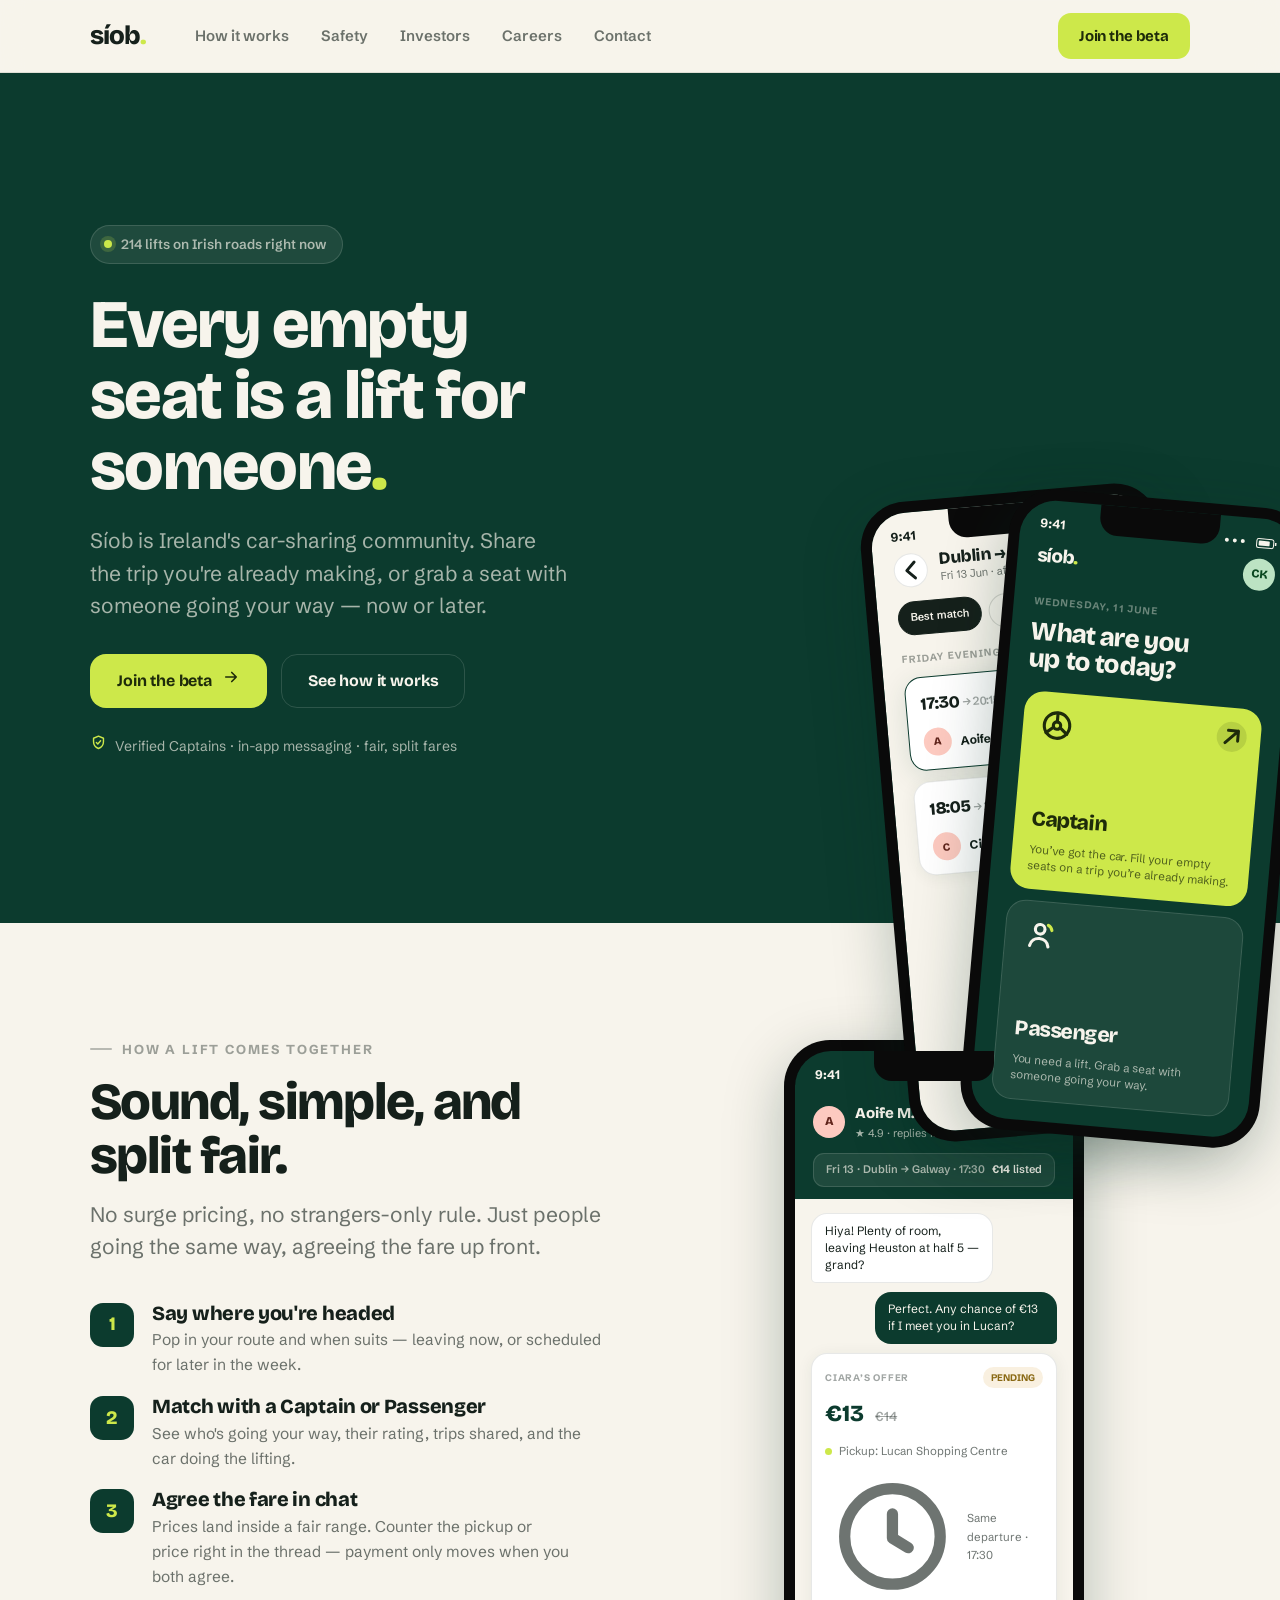
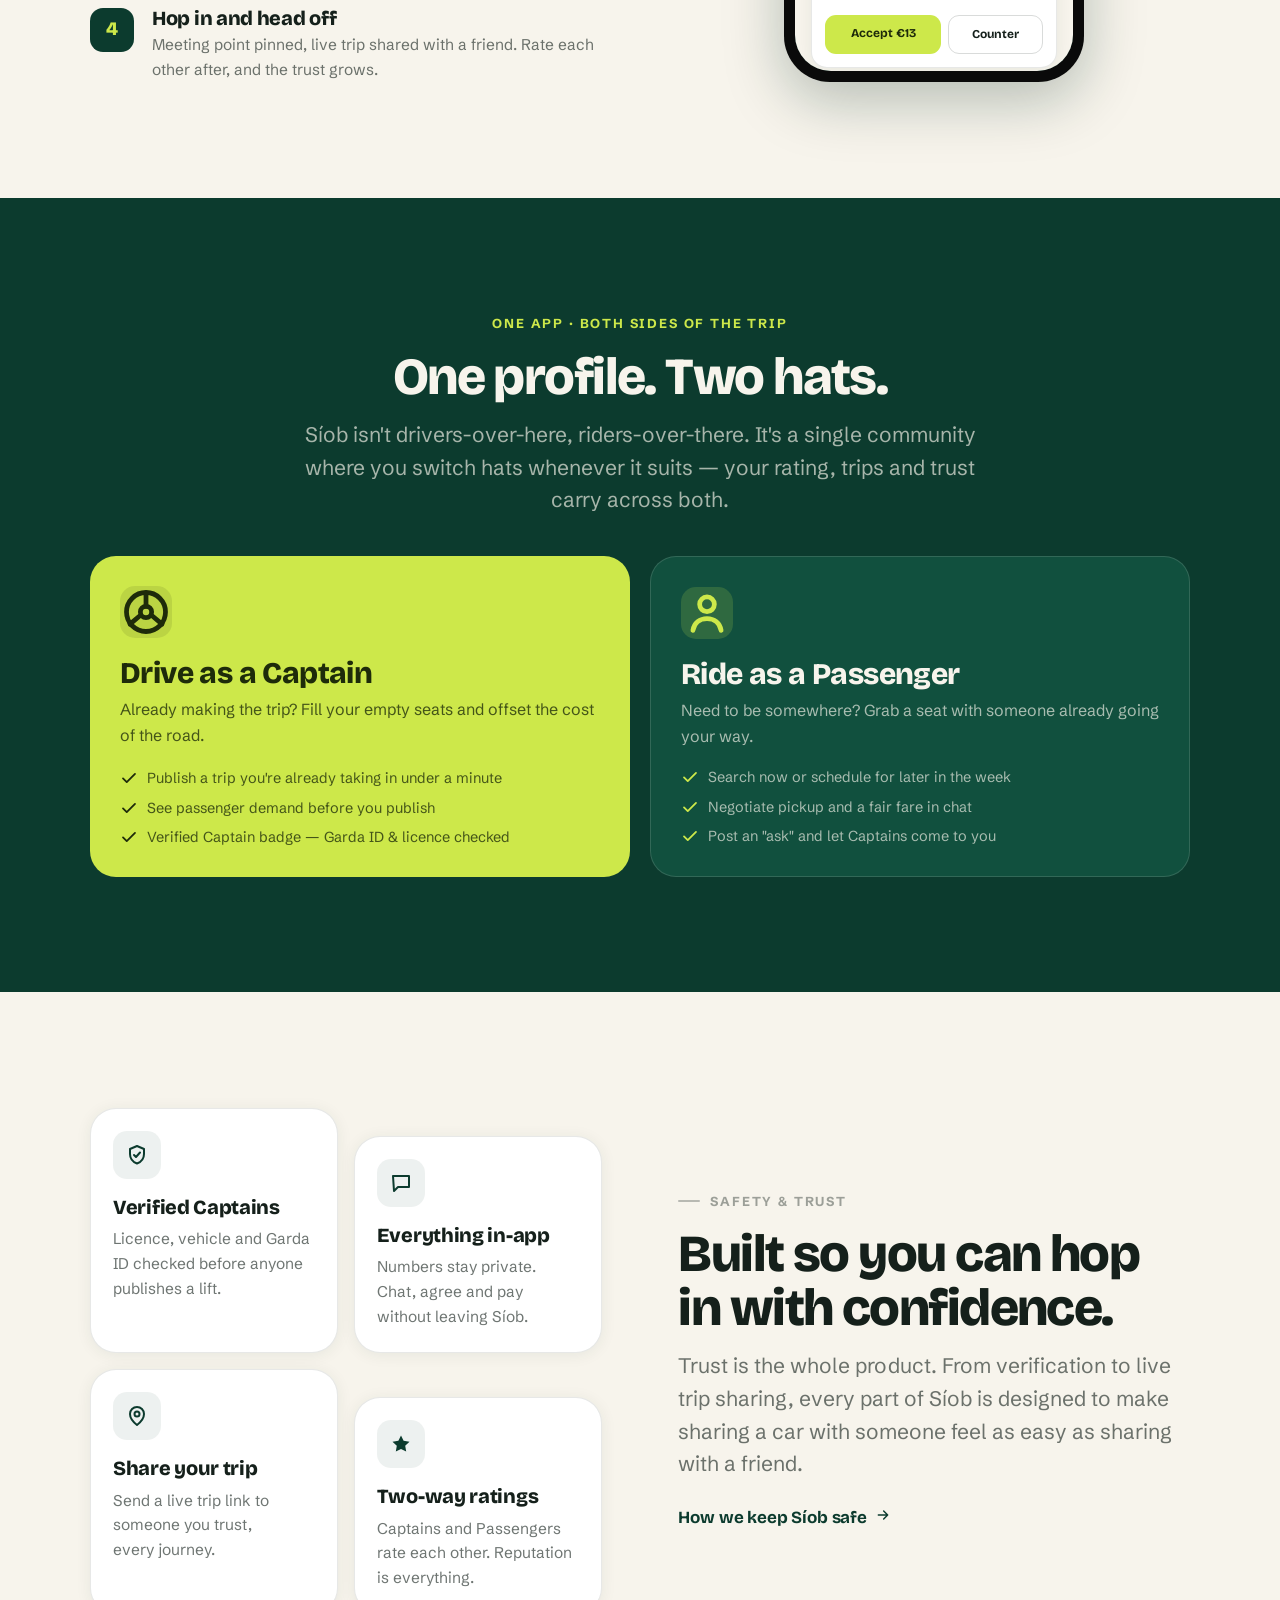
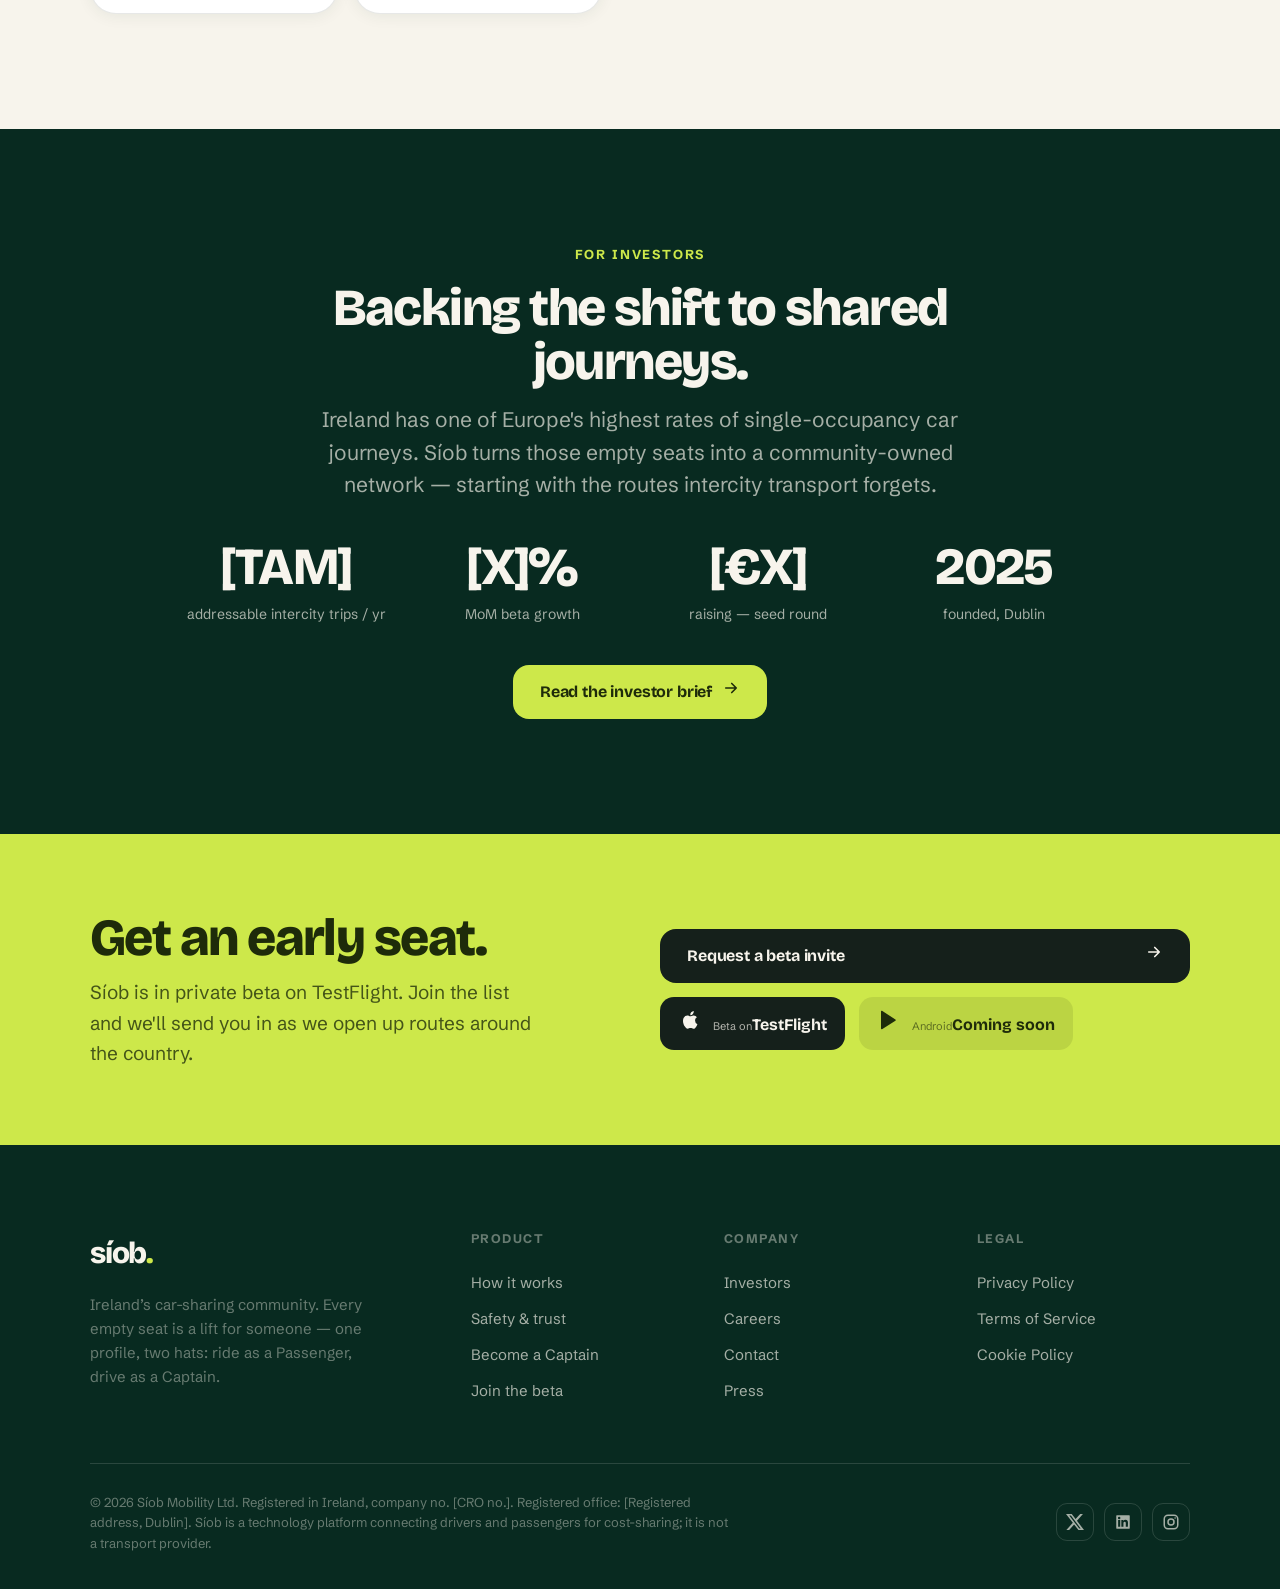
<file: index.html>
<!DOCTYPE html>
<html lang="en">
<head>
<meta charset="utf-8" />
<meta name="viewport" content="width=device-width, initial-scale=1" />
<title>Síob — Ireland's car-sharing community</title>
<meta name="description" content="Síob is Ireland's car-sharing community. Every empty seat is a lift for someone — one profile, two hats: ride as a Passenger, drive as a Captain." />
<link rel="preconnect" href="https://fonts.googleapis.com" />
<link rel="preconnect" href="https://fonts.gstatic.com" crossorigin />
<link href="https://fonts.googleapis.com/css2?family=Bricolage+Grotesque:opsz,wght@12..96,400..800&family=Schibsted+Grotesk:wght@400;500;600;700&display=swap" rel="stylesheet" />
<link rel="stylesheet" href="assets/site.css" />
<style>
  /* hero (Split layout) */
  .hero-pad{padding-block:clamp(48px,7vw,88px) clamp(56px,8vw,104px);}
  .hero h1{font-size:clamp(40px,5.6vw,68px);}

  #hero-a .split{align-items:center;}
  .phone-stack{position:relative;height:660px;display:flex;justify-content:center;align-items:center;}
  .phone-stack .phone{position:absolute;}
  .phone-stack .p1{transform:rotate(-5deg) translate(-78px,8px);z-index:1;}
  .phone-stack .p2{transform:rotate(5deg) translate(78px,-12px);z-index:2;box-shadow:0 28px 70px rgba(8,42,32,0.4);}
  @media(max-width:1040px){.phone-stack{height:600px;}.phone-stack .p1{transform:rotate(-5deg) translate(-58px,8px) scale(.9);}.phone-stack .p2{transform:rotate(5deg) translate(58px,-12px) scale(.9);}}
  @media(max-width:860px){.phone-stack{height:560px;}.phone-stack .p1{transform:rotate(-5deg) translate(-46px,6px) scale(.82);}.phone-stack .p2{transform:rotate(5deg) translate(46px,-10px) scale(.82);}}

  .trustline{display:flex;align-items:center;gap:8px;font-size:14px;color:var(--cream-soft);}
  .trustline svg{width:17px;height:17px;color:var(--lime);}

  /* two hats */
  .hat-grid{display:grid;grid-template-columns:1fr 1fr;gap:20px;}
  @media(max-width:760px){.hat-grid{grid-template-columns:1fr;}}
  .hat{border-radius:var(--radius-lg);padding:30px;min-height:280px;display:flex;flex-direction:column;}
  .hat .hic{width:52px;height:52px;border-radius:15px;display:grid;place-items:center;margin-bottom:20px;}
  .hat--cap{background:var(--lime);color:var(--lime-ink);}
  .hat--cap .hic{background:rgba(30,43,10,0.10);}
  .hat--pas{background:var(--green2);color:var(--cream);border:1px solid var(--hairline-green);}
  .hat--pas .hic{background:rgba(205,232,74,0.16);color:var(--lime);}
  .hat h3{margin-bottom:8px;}
  .hat--cap h3{color:var(--lime-ink);}
  .hat .feat{margin-top:auto;padding-top:18px;display:flex;flex-direction:column;gap:9px;}
  .hat .feat span{display:flex;gap:9px;align-items:flex-start;font-size:14.5px;line-height:1.4;}
  .hat--cap .feat span{color:rgba(30,43,10,0.78);}
  .hat--pas .feat span{color:var(--cream-soft);}
  .hat .feat svg{width:18px;height:18px;flex:none;margin-top:1px;}
  .hat--cap .feat svg{color:var(--lime-ink);}
  .hat--pas .feat svg{color:var(--lime);}
</style>
</head>
<body data-page="home" data-nav="light">
<div id="site-nav"></div>

<main>

  <!-- ============ HERO — split ============ -->
  <section class="hero bg-green" id="hero-a">
    <div class="container hero-pad">
      <div class="split">
        <div class="hero-copy reveal in">
          <div class="livepill" style="margin-bottom:26px"><span class="dot"></span> 214 lifts on Irish roads right now</div>
          <h1><span class="hl-text">Every empty seat is a lift for someone</span><span class="dot-lime">.</span></h1>
          <p class="lead js-sub" style="margin-top:22px;max-width:480px">Síob is Ireland's car-sharing community. Share the trip you're already making, or grab a seat with someone going your way — now or later.</p>
          <div class="cta-row" style="margin-top:32px">
            <a href="contact.html#beta" class="btn btn--lime">Join the beta <span data-icon="arrow"></span></a>
            <a href="index.html#how" class="btn btn--ghost">See how it works</a>
          </div>
          <div class="trustline" style="margin-top:26px"><span data-i="shield"></span> Verified Captains · in-app messaging · fair, split fares</div>
        </div>
        <div class="order-media reveal">
          <div class="phone-stack">
            <div class="js-phone p1" data-screen="results"></div>
            <div class="js-phone p2" data-screen="role"></div>
          </div>
        </div>
      </div>
    </div>
  </section>

  <!-- ============ HOW IT WORKS ============ -->
  <section class="section bg-cream" id="how">
    <div class="container">
      <div class="split">
        <div class="reveal">
          <p class="eyebrow">How a lift comes together</p>
          <h2>Sound, simple, and split fair.</h2>
          <p class="lead mt-s maxw-sm">No surge pricing, no strangers-only rule. Just people going the same way, agreeing the fare up front.</p>
          <div class="steps mt-l">
            <div class="step"><div class="step__n">1</div><div><h4>Say where you're headed</h4><p>Pop in your route and when suits — leaving now, or scheduled for later in the week.</p></div></div>
            <div class="step"><div class="step__n">2</div><div><h4>Match with a Captain or Passenger</h4><p>See who's going your way, their rating, trips shared, and the car doing the lifting.</p></div></div>
            <div class="step"><div class="step__n">3</div><div><h4>Agree the fare in chat</h4><p>Prices land inside a fair range. Counter the pickup or price right in the thread — payment only moves when you both agree.</p></div></div>
            <div class="step"><div class="step__n">4</div><div><h4>Hop in and head off</h4><p>Meeting point pinned, live trip shared with a friend. Rate each other after, and the trust grows.</p></div></div>
          </div>
        </div>
        <div class="order-media reveal" style="display:flex;justify-content:center">
          <div class="js-phone" data-screen="chat"></div>
        </div>
      </div>
    </div>
  </section>

  <!-- ============ TWO HATS ============ -->
  <section class="section bg-green" id="captains">
    <div class="container">
      <div class="center maxw-md mx-auto reveal">
        <p class="eyebrow no-rule" style="justify-content:center">One app · both sides of the trip</p>
        <h2>One profile. Two hats.</h2>
        <p class="lead mt-s">Síob isn't drivers-over-here, riders-over-there. It's a single community where you switch hats whenever it suits — your rating, trips and trust carry across both.</p>
      </div>
      <div class="hat-grid mt-l reveal">
        <div class="hat hat--cap">
          <div class="hic" data-i="wheel"></div>
          <h3>Drive as a Captain</h3>
          <p style="color:rgba(30,43,10,0.78);font-size:16px">Already making the trip? Fill your empty seats and offset the cost of the road.</p>
          <div class="feat">
            <span><span data-i="check"></span> Publish a trip you're already taking in under a minute</span>
            <span><span data-i="check"></span> See passenger demand before you publish</span>
            <span><span data-i="check"></span> Verified Captain badge — Garda ID & licence checked</span>
          </div>
        </div>
        <div class="hat hat--pas">
          <div class="hic" data-i="person"></div>
          <h3>Ride as a Passenger</h3>
          <p style="color:var(--cream-soft);font-size:16px">Need to be somewhere? Grab a seat with someone already going your way.</p>
          <div class="feat">
            <span><span data-i="check"></span> Search now or schedule for later in the week</span>
            <span><span data-i="check"></span> Negotiate pickup and a fair fare in chat</span>
            <span><span data-i="check"></span> Post an "ask" and let Captains come to you</span>
          </div>
        </div>
      </div>
    </div>
  </section>

  <!-- ============ SAFETY TEASER ============ -->
  <section class="section bg-cream" id="safety">
    <div class="container">
      <div class="split">
        <div class="order-media reveal">
          <div class="grid grid-2" style="gap:16px">
            <div class="card" style="padding:22px"><div class="ic" data-i="shield"></div><h4>Verified Captains</h4><p>Licence, vehicle and Garda ID checked before anyone publishes a lift.</p></div>
            <div class="card" style="padding:22px;margin-top:28px"><div class="ic" data-i="chat"></div><h4>Everything in-app</h4><p>Numbers stay private. Chat, agree and pay without leaving Síob.</p></div>
            <div class="card" style="padding:22px"><div class="ic" data-i="pin"></div><h4>Share your trip</h4><p>Send a live trip link to someone you trust, every journey.</p></div>
            <div class="card" style="padding:22px;margin-top:28px"><div class="ic" data-i="star"></div><h4>Two-way ratings</h4><p>Captains and Passengers rate each other. Reputation is everything.</p></div>
          </div>
        </div>
        <div class="reveal">
          <p class="eyebrow">Safety &amp; trust</p>
          <h2>Built so you can hop in with confidence.</h2>
          <p class="lead mt-s maxw-sm">Trust is the whole product. From verification to live trip sharing, every part of Síob is designed to make sharing a car with someone feel as easy as sharing with a friend.</p>
          <a href="safety.html" class="linkarrow mt-m">How we keep Síob safe <span data-icon="arrow"></span></a>
        </div>
      </div>
    </div>
  </section>

  <!-- ============ INVESTOR TEASER ============ -->
  <section class="section bg-green-deep" id="investors-cta">
    <div class="container">
      <div class="center maxw-md mx-auto reveal">
        <p class="eyebrow no-rule" style="justify-content:center">For investors</p>
        <h2>Backing the shift to shared journeys.</h2>
        <p class="lead mt-s">Ireland has one of Europe's highest rates of single-occupancy car journeys. Síob turns those empty seats into a community-owned network — starting with the routes intercity transport forgets.</p>
      </div>
      <div class="statrow mt-l reveal" style="max-width:920px;margin-inline:auto">
        <div class="stat center"><div class="num"><span class="ph">[TAM]</span></div><div class="lbl">addressable intercity trips / yr</div></div>
        <div class="stat center"><div class="num"><span class="ph">[X]%</span></div><div class="lbl">MoM beta growth</div></div>
        <div class="stat center"><div class="num"><span class="ph">[€X]</span></div><div class="lbl">raising — seed round</div></div>
        <div class="stat center"><div class="num"><span class="ph">2025</span></div><div class="lbl">founded, Dublin</div></div>
      </div>
      <div class="center mt-l reveal">
        <a href="investors.html" class="btn btn--lime">Read the investor brief <span data-icon="arrow"></span></a>
      </div>
    </div>
  </section>

  <!-- ============ BETA CTA ============ -->
  <section class="section--tight bg-lime" id="beta">
    <div class="container">
      <div class="split" style="align-items:center;gap:40px">
        <div class="reveal in">
          <h2 style="color:var(--lime-ink)">Get an early seat.</h2>
          <p style="font-size:19px;color:rgba(30,43,10,0.78);margin-top:12px;max-width:460px">Síob is in private beta on TestFlight. Join the list and we'll send you in as we open up routes around the country.</p>
        </div>
        <div class="reveal in" style="display:flex;flex-direction:column;gap:14px;align-items:flex-start">
          <a href="contact.html#beta" class="btn btn--ink btn--block" style="justify-content:space-between">Request a beta invite <span data-icon="arrow"></span></a>
          <div class="cta-row">
            <span class="store-badge"><span data-i="apple"></span><span><span class="sb-t">Beta on</span><span class="sb-b">TestFlight</span></span></span>
            <span class="store-badge" style="background:rgba(30,43,10,0.10);color:var(--lime-ink)"><span data-i="play"></span><span><span class="sb-t" style="opacity:.6">Android</span><span class="sb-b">Coming soon</span></span></span>
          </div>
        </div>
      </div>
    </div>
  </section>

</main>

<div id="site-footer"></div>

<script src="assets/app-screens.js"></script>
<script src="assets/site.js"></script>
<script>
  // inject phone mockups + section icons
  (function(){
    var SI = {
      shield:'<svg viewBox="0 0 24 24" fill="none" stroke="currentColor" stroke-width="2" stroke-linecap="round" stroke-linejoin="round"><path d="M12 3l7 3v5c0 4.6-3 8-7 9.5C8 19 5 15.6 5 11V6z"/><path d="M9 12l2 2 4-4.5"/></svg>',
      check:'<svg viewBox="0 0 24 24" fill="none" stroke="currentColor" stroke-width="2.4" stroke-linecap="round" stroke-linejoin="round"><path d="M4 12.5 9 17.5 20 6.5"/></svg>',
      chat:'<svg viewBox="0 0 24 24" fill="none" stroke="currentColor" stroke-width="2" stroke-linecap="round" stroke-linejoin="round"><path d="M4 5h16v11H9l-4 4z"/></svg>',
      pin:'<svg viewBox="0 0 24 24" fill="none" stroke="currentColor" stroke-width="2" stroke-linecap="round" stroke-linejoin="round"><path d="M12 21s7-5.5 7-11a7 7 0 1 0-14 0c0 5.5 7 11 7 11z"/><circle cx="12" cy="10" r="2.5"/></svg>',
      star:'<svg viewBox="0 0 24 24" fill="currentColor"><path d="M12 3.5l2.6 5.3 5.9.9-4.3 4.1 1 5.8L12 17l-5.2 2.6 1-5.8L3.5 9.7l5.9-.9z"/></svg>',
      wheel:'<svg viewBox="0 0 24 24" fill="none" stroke="currentColor" stroke-width="2.2" stroke-linecap="round" stroke-linejoin="round"><circle cx="12" cy="12" r="9"/><circle cx="12" cy="12" r="2.6"/><path d="M12 9.4V3.2M9.6 13.4 4.6 17.6M14.4 13.4l5 4.2"/></svg>',
      person:'<svg viewBox="0 0 24 24" fill="none" stroke="currentColor" stroke-width="2.2" stroke-linecap="round" stroke-linejoin="round"><circle cx="12" cy="8" r="3.4"/><path d="M5.5 20c.6-3.4 3.2-5.4 6.5-5.4S17.9 16.6 18.5 20"/></svg>',
      apple:window.SIOB_ICON&&window.SIOB_ICON.apple,
      play:window.SIOB_ICON&&window.SIOB_ICON.play
    };
    document.querySelectorAll('[data-i]').forEach(function(el){var k=el.getAttribute('data-i');if(SI[k])el.innerHTML=SI[k];});
    document.querySelectorAll('.js-phone').forEach(function(el){
      el.innerHTML = window.SIOB.phone(window.SIOB.screen(el.getAttribute('data-screen')), false);
    });
  })();
</script>
</body>
</html>
</file>
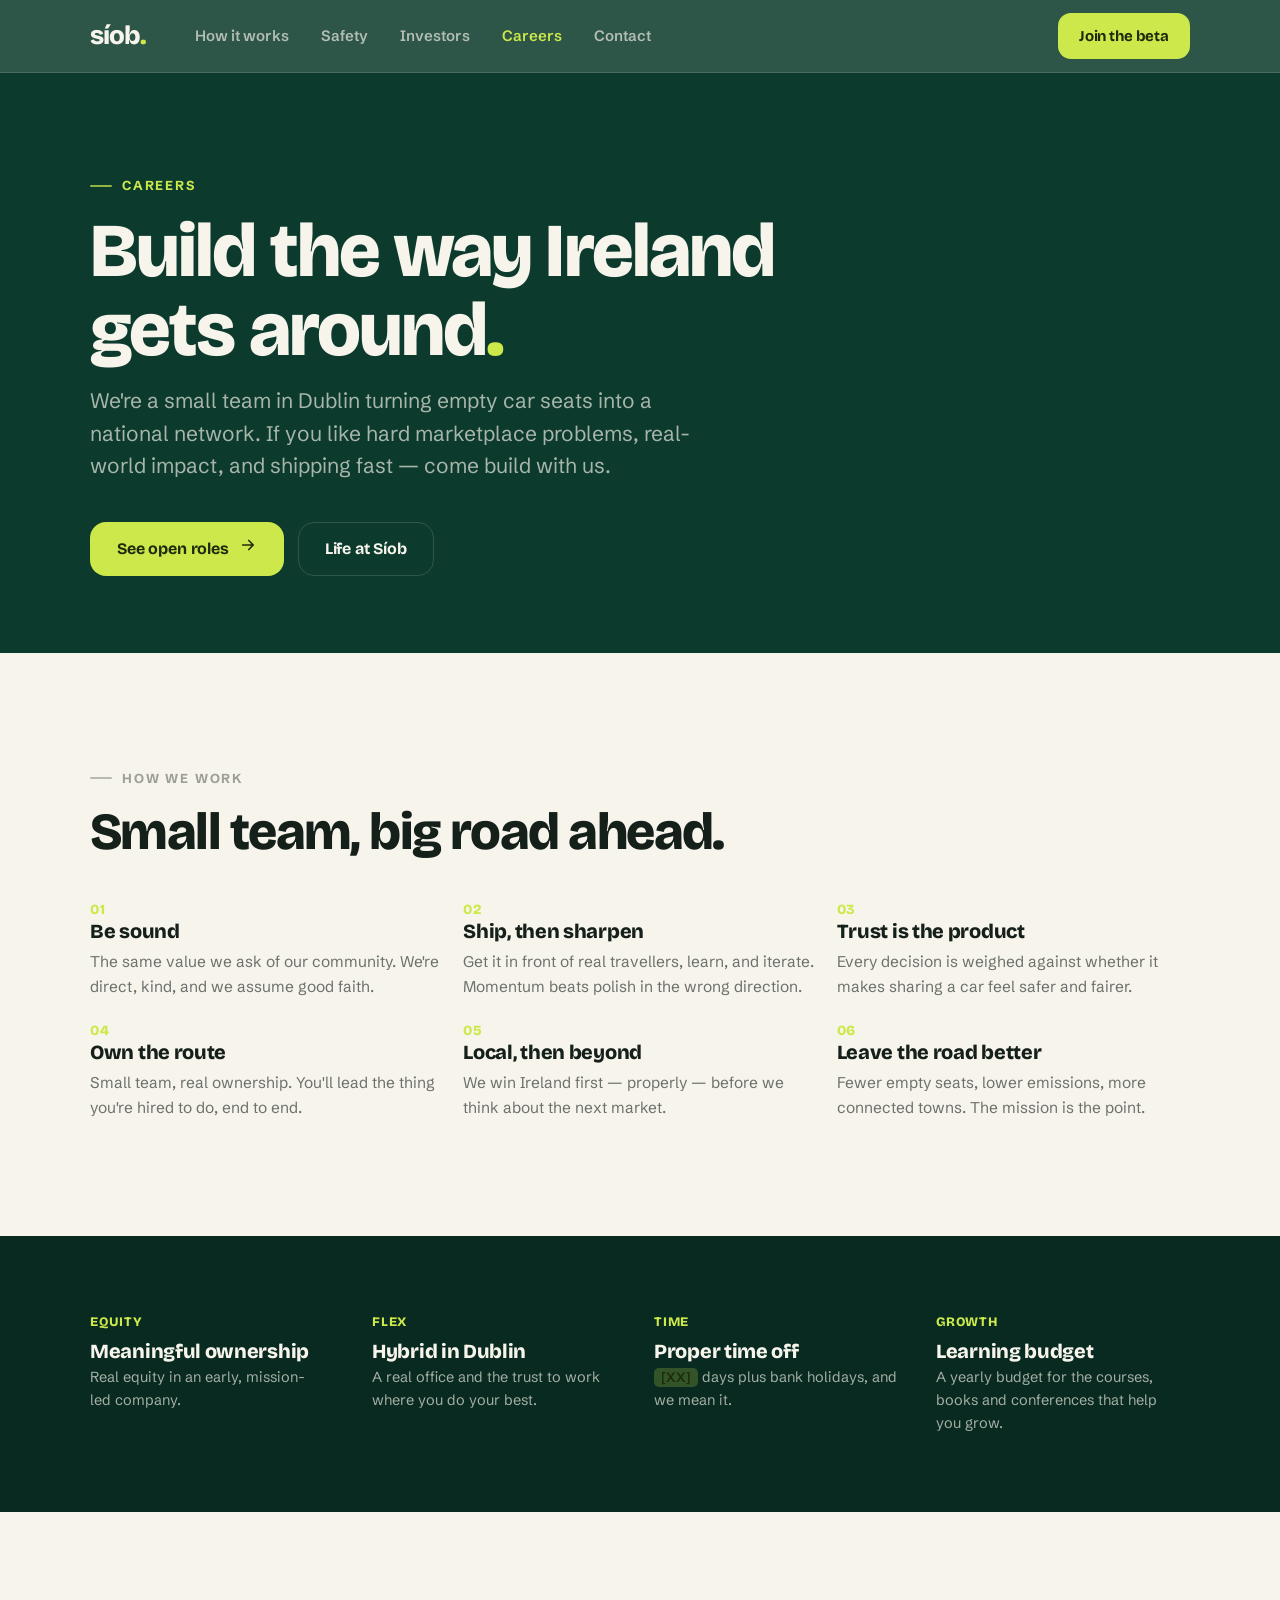
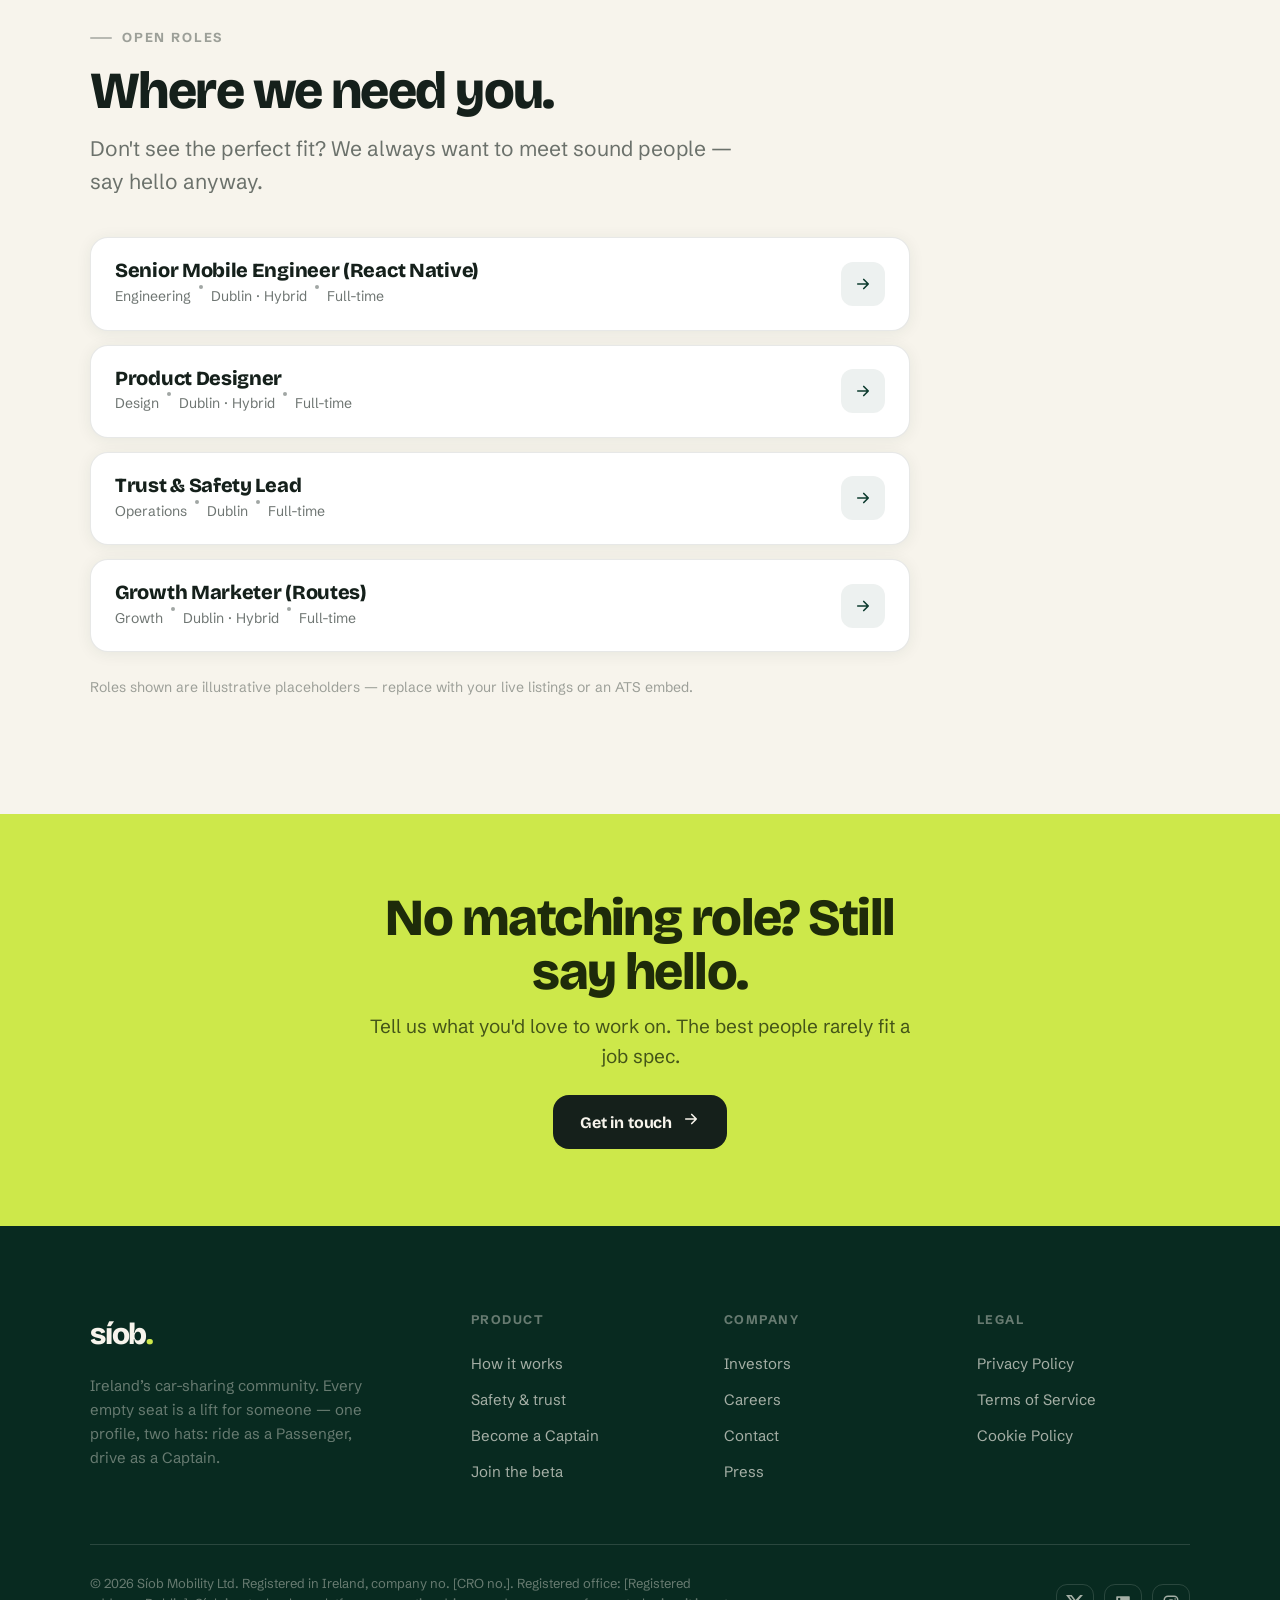
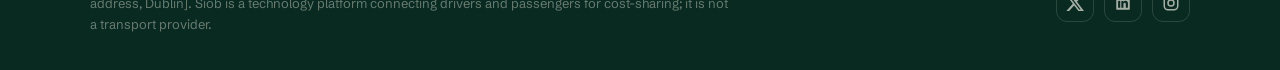
<file: careers.html>
<!DOCTYPE html>
<html lang="en">
<head>
<meta charset="utf-8" />
<meta name="viewport" content="width=device-width, initial-scale=1" />
<title>Careers — Síob</title>
<meta name="description" content="Help build Ireland's car-sharing community. Open roles and what it's like to work at Síob." />
<link rel="preconnect" href="https://fonts.googleapis.com" />
<link rel="preconnect" href="https://fonts.gstatic.com" crossorigin />
<link href="https://fonts.googleapis.com/css2?family=Bricolage+Grotesque:opsz,wght@12..96,400..800&family=Schibsted+Grotesk:wght@400;500;600;700&display=swap" rel="stylesheet" />
<link rel="stylesheet" href="assets/site.css" />
<style>
  .role{display:flex;align-items:center;gap:20px;padding:22px 24px;background:var(--white);border:1px solid var(--hairline);border-radius:var(--radius);box-shadow:var(--shadow-card);transition:transform .15s ease,box-shadow .15s ease;}
  .role:hover{transform:translateY(-2px);box-shadow:var(--shadow-lift);}
  .role .rinfo{flex:1;}
  .role h4{margin-bottom:4px;}
  .role .rmeta{font-size:14px;color:var(--ink-soft);display:flex;gap:8px;flex-wrap:wrap;}
  .role .rmeta span{display:inline-flex;align-items:center;gap:6px;}
  .role .rmeta i{width:4px;height:4px;border-radius:50%;background:var(--ink-faint);}
  .role .rgo{flex:none;width:44px;height:44px;border-radius:12px;background:rgba(12,59,46,0.07);color:var(--green);display:grid;place-items:center;}
  .role .rgo svg{width:18px;height:18px;}
  .value h4{margin-bottom:8px;}
  .value p{color:var(--ink-soft);font-size:15.5px;}
  .value .vn{font-family:var(--display);font-weight:800;font-size:14px;color:var(--lime);letter-spacing:0.06em;}
</style>
</head>
<body data-page="careers" data-nav="green">
<div id="site-nav"></div>

<main>
  <section class="bg-green" style="padding-block:clamp(56px,8vw,104px) clamp(48px,6vw,80px)">
    <div class="container">
      <div class="maxw-lg reveal in">
        <p class="eyebrow">Careers</p>
        <h1>Build the way Ireland gets around<span class="dot-lime">.</span></h1>
        <p class="lead mt-s" style="max-width:600px">We're a small team in Dublin turning empty car seats into a national network. If you like hard marketplace problems, real-world impact, and shipping fast — come build with us.</p>
        <div class="cta-row mt-l">
          <a href="#roles" class="btn btn--lime">See open roles <span data-icon="arrow"></span></a>
          <a href="#life" class="btn btn--ghost">Life at Síob</a>
        </div>
      </div>
    </div>
  </section>

  <!-- values -->
  <section class="section bg-cream" id="life">
    <div class="container">
      <div class="maxw-md reveal">
        <p class="eyebrow">How we work</p>
        <h2>Small team, big road ahead.</h2>
      </div>
      <div class="grid grid-3 mt-l reveal">
        <div class="value"><div class="vn">01</div><h4>Be sound</h4><p>The same value we ask of our community. We're direct, kind, and we assume good faith.</p></div>
        <div class="value"><div class="vn">02</div><h4>Ship, then sharpen</h4><p>Get it in front of real travellers, learn, and iterate. Momentum beats polish in the wrong direction.</p></div>
        <div class="value"><div class="vn">03</div><h4>Trust is the product</h4><p>Every decision is weighed against whether it makes sharing a car feel safer and fairer.</p></div>
        <div class="value"><div class="vn">04</div><h4>Own the route</h4><p>Small team, real ownership. You'll lead the thing you're hired to do, end to end.</p></div>
        <div class="value"><div class="vn">05</div><h4>Local, then beyond</h4><p>We win Ireland first — properly — before we think about the next market.</p></div>
        <div class="value"><div class="vn">06</div><h4>Leave the road better</h4><p>Fewer empty seats, lower emissions, more connected towns. The mission is the point.</p></div>
      </div>
    </div>
  </section>

  <!-- perks -->
  <section class="section--tight bg-green-deep">
    <div class="container">
      <div class="grid grid-4 reveal" style="gap:28px">
        <div><div class="vn" style="font-family:var(--display);font-weight:800;color:var(--lime);font-size:13px;letter-spacing:0.06em">EQUITY</div><h4 style="margin:8px 0 4px">Meaningful ownership</h4><p style="color:var(--cream-soft);font-size:14.5px">Real equity in an early, mission-led company.</p></div>
        <div><div class="vn" style="font-family:var(--display);font-weight:800;color:var(--lime);font-size:13px;letter-spacing:0.06em">FLEX</div><h4 style="margin:8px 0 4px">Hybrid in Dublin</h4><p style="color:var(--cream-soft);font-size:14.5px">A real office and the trust to work where you do your best.</p></div>
        <div><div class="vn" style="font-family:var(--display);font-weight:800;color:var(--lime);font-size:13px;letter-spacing:0.06em">TIME</div><h4 style="margin:8px 0 4px">Proper time off</h4><p style="color:var(--cream-soft);font-size:14.5px"><span class="placeholder">[XX]</span> days plus bank holidays, and we mean it.</p></div>
        <div><div class="vn" style="font-family:var(--display);font-weight:800;color:var(--lime);font-size:13px;letter-spacing:0.06em">GROWTH</div><h4 style="margin:8px 0 4px">Learning budget</h4><p style="color:var(--cream-soft);font-size:14.5px">A yearly budget for the courses, books and conferences that help you grow.</p></div>
      </div>
    </div>
  </section>

  <!-- open roles -->
  <section class="section bg-cream" id="roles">
    <div class="container">
      <div class="maxw-md reveal">
        <p class="eyebrow">Open roles</p>
        <h2>Where we need you.</h2>
        <p class="lead mt-s">Don't see the perfect fit? We always want to meet sound people — say hello anyway.</p>
      </div>
      <div class="grid reveal mt-l" style="gap:14px;max-width:820px">
        <a class="role" href="contact.html#careers"><div class="rinfo"><h4>Senior Mobile Engineer (React Native)</h4><div class="rmeta"><span>Engineering</span><i></i><span>Dublin · Hybrid</span><i></i><span>Full-time</span></div></div><div class="rgo" data-icon="arrow"></div></a>
        <a class="role" href="contact.html#careers"><div class="rinfo"><h4>Product Designer</h4><div class="rmeta"><span>Design</span><i></i><span>Dublin · Hybrid</span><i></i><span>Full-time</span></div></div><div class="rgo" data-icon="arrow"></div></a>
        <a class="role" href="contact.html#careers"><div class="rinfo"><h4>Trust &amp; Safety Lead</h4><div class="rmeta"><span>Operations</span><i></i><span>Dublin</span><i></i><span>Full-time</span></div></div><div class="rgo" data-icon="arrow"></div></a>
        <a class="role" href="contact.html#careers"><div class="rinfo"><h4>Growth Marketer (Routes)</h4><div class="rmeta"><span>Growth</span><i></i><span>Dublin · Hybrid</span><i></i><span>Full-time</span></div></div><div class="rgo" data-icon="arrow"></div></a>
      </div>
      <p class="mt-m" style="font-size:14px;color:var(--ink-faint);max-width:820px">Roles shown are illustrative placeholders — replace with your live listings or an ATS embed.</p>
    </div>
  </section>

  <!-- cta -->
  <section class="section--tight bg-lime">
    <div class="container center maxw-md mx-auto reveal in">
      <h2 style="color:var(--lime-ink)">No matching role? Still say hello.</h2>
      <p style="font-size:19px;color:rgba(30,43,10,0.78);margin-top:12px">Tell us what you'd love to work on. The best people rarely fit a job spec.</p>
      <a href="contact.html#careers" class="btn btn--ink mt-m">Get in touch <span data-icon="arrow"></span></a>
    </div>
  </section>
</main>

<div id="site-footer"></div>
<script src="assets/site.js"></script>
</body>
</html>
</file>
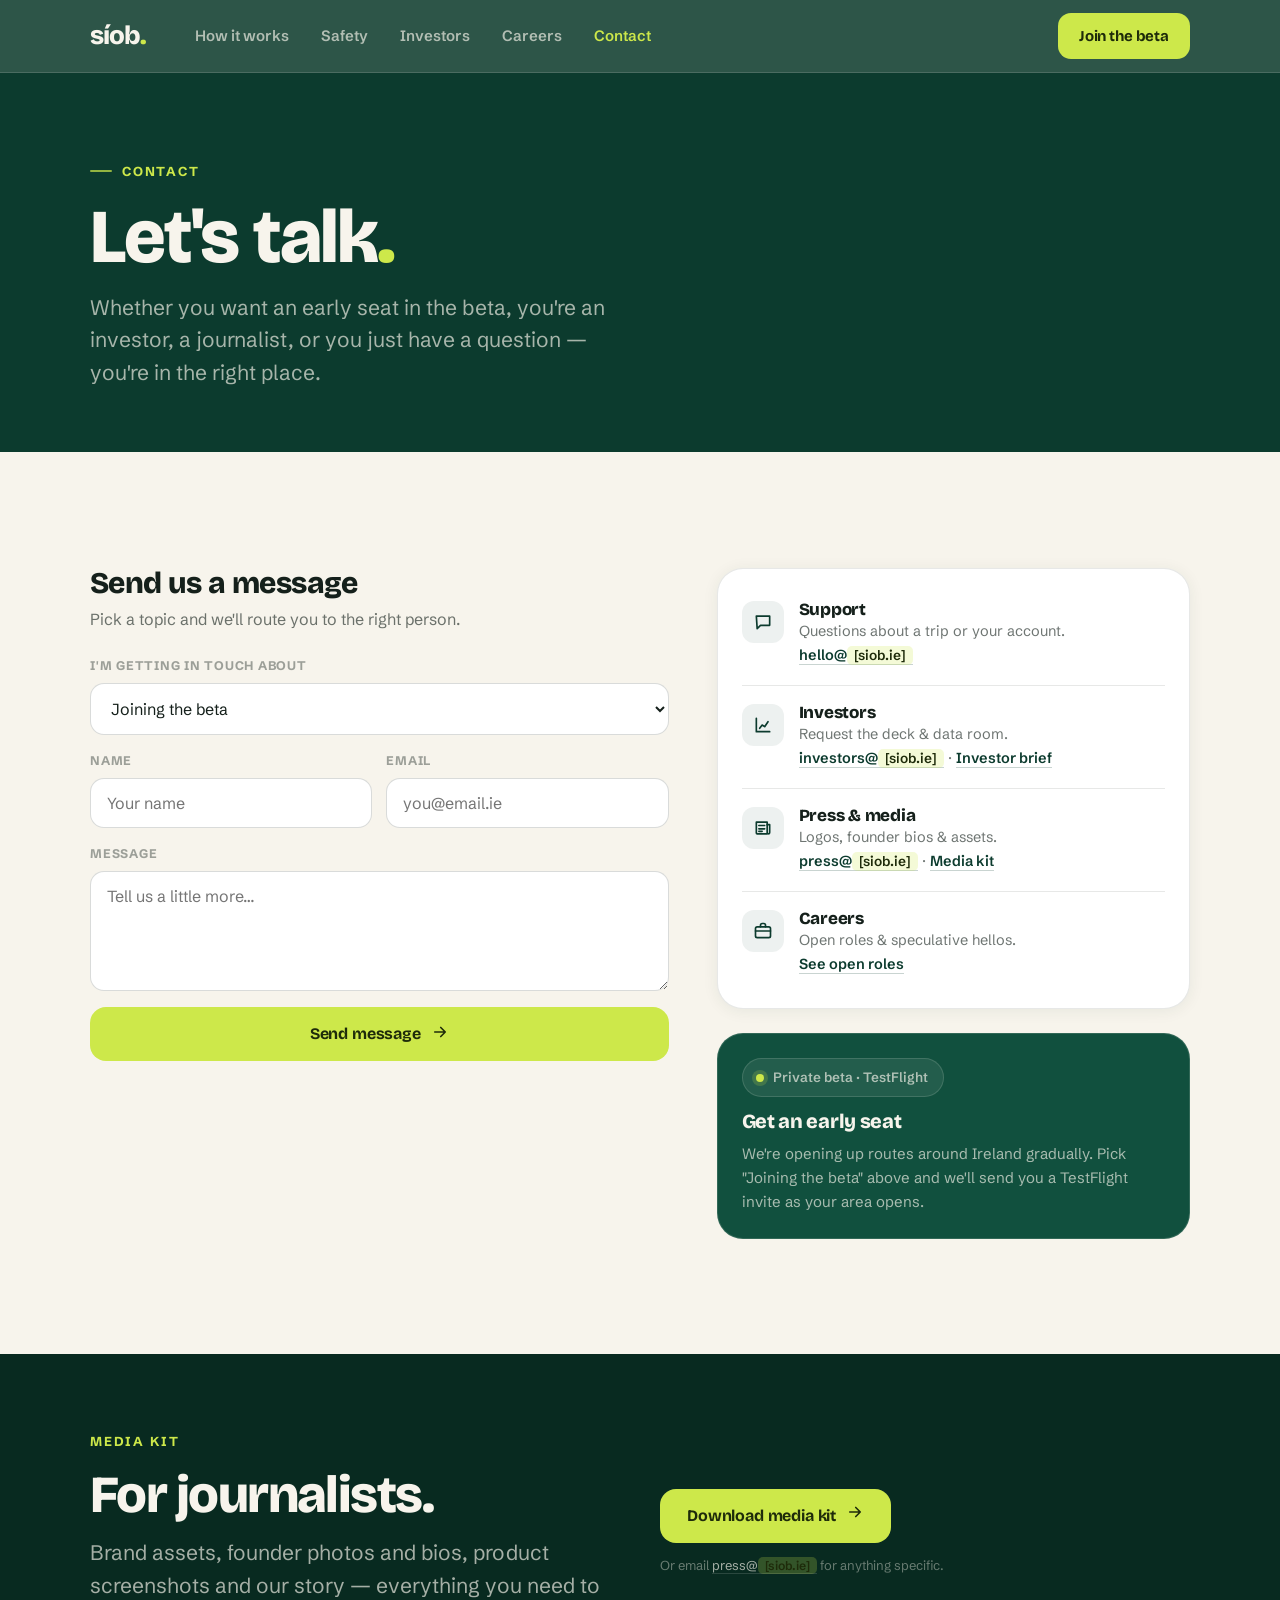
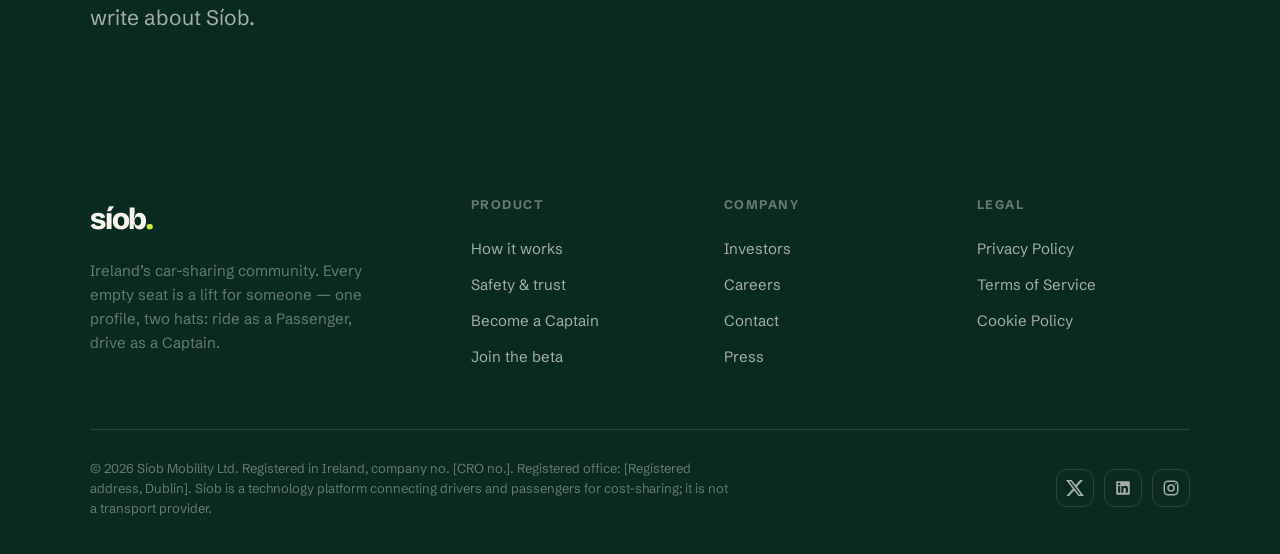
<file: contact.html>
<!DOCTYPE html>
<html lang="en">
<head>
<meta charset="utf-8" />
<meta name="viewport" content="width=device-width, initial-scale=1" />
<title>Contact &amp; beta — Síob</title>
<meta name="description" content="Join the Síob beta, request the investor deck, reach the press team, or just say hello." />
<link rel="preconnect" href="https://fonts.googleapis.com" />
<link rel="preconnect" href="https://fonts.gstatic.com" crossorigin />
<link href="https://fonts.googleapis.com/css2?family=Bricolage+Grotesque:opsz,wght@12..96,400..800&family=Schibsted+Grotesk:wght@400;500;600;700&display=swap" rel="stylesheet" />
<link rel="stylesheet" href="assets/site.css" />
<style>
  .contact-grid{display:grid;grid-template-columns:1.1fr .9fr;gap:48px;align-items:start;}
  @media(max-width:880px){.contact-grid{grid-template-columns:1fr;gap:36px;}}
  .field{display:flex;flex-direction:column;gap:7px;margin-bottom:16px;}
  .field label{font-size:12.5px;font-weight:700;letter-spacing:0.06em;text-transform:uppercase;color:var(--ink-faint);}
  .field input,.field select,.field textarea{font-family:var(--body);font-size:16px;color:var(--ink);background:var(--white);border:1.5px solid var(--hairline-strong);border-radius:14px;padding:14px 16px;outline:none;transition:border-color .15s,box-shadow .15s;width:100%;}
  .field input:focus,.field select:focus,.field textarea:focus{border-color:var(--green);box-shadow:0 2px 12px rgba(12,59,46,0.10);}
  .field textarea{resize:vertical;min-height:120px;}
  .field2{display:grid;grid-template-columns:1fr 1fr;gap:14px;}
  @media(max-width:520px){.field2{grid-template-columns:1fr;}}
  .channel{display:flex;gap:15px;align-items:flex-start;padding:18px 0;border-bottom:1px solid var(--hairline);}
  .channel:last-child{border-bottom:0;}
  .channel .cic{width:42px;height:42px;border-radius:12px;flex:none;display:grid;place-items:center;background:rgba(12,59,46,0.07);color:var(--green);}
  .channel .cic svg{width:20px;height:20px;}
  .channel h4{margin-bottom:2px;font-size:17px;}
  .channel p{font-size:14.5px;color:var(--ink-soft);}
  .channel a{color:var(--green);font-weight:600;border-bottom:1.5px solid rgba(12,59,46,0.22);}
  .formnote{display:none;background:rgba(205,232,74,0.3);border:1.5px solid var(--lime);border-radius:14px;padding:16px 18px;font-size:15px;color:var(--lime-ink);margin-bottom:18px;}
  .formnote.show{display:block;}
</style>
</head>
<body data-page="contact" data-nav="green">
<div id="site-nav"></div>

<main>
  <section class="bg-green" style="padding-block:clamp(52px,7vw,88px) clamp(40px,5vw,64px)">
    <div class="container">
      <div class="maxw-lg reveal in">
        <p class="eyebrow">Contact</p>
        <h1>Let's talk<span class="dot-lime">.</span></h1>
        <p class="lead mt-s" style="max-width:560px">Whether you want an early seat in the beta, you're an investor, a journalist, or you just have a question — you're in the right place.</p>
      </div>
    </div>
  </section>

  <section class="section bg-cream">
    <div class="container">
      <div class="contact-grid">
        <!-- form -->
        <div class="reveal" id="beta">
          <h3>Send us a message</h3>
          <p class="lead" style="font-size:16px;margin-top:8px;margin-bottom:24px">Pick a topic and we'll route you to the right person.</p>
          <div class="formnote" id="formNote">Thanks — this is a demo form, so nothing was sent. Wire it to your CRM or inbox to go live.</div>
          <form id="contactForm" novalidate>
            <div class="field">
              <label for="topic">I'm getting in touch about</label>
              <select id="topic" name="topic">
                <option value="beta">Joining the beta</option>
                <option value="investors">Investment</option>
                <option value="press">Press &amp; media</option>
                <option value="careers">Careers</option>
                <option value="support">Support</option>
                <option value="other">Something else</option>
              </select>
            </div>
            <div class="field2">
              <div class="field"><label for="name">Name</label><input id="name" name="name" type="text" placeholder="Your name" /></div>
              <div class="field"><label for="email">Email</label><input id="email" name="email" type="email" placeholder="you@email.ie" /></div>
            </div>
            <div class="field"><label for="message">Message</label><textarea id="message" name="message" placeholder="Tell us a little more…"></textarea></div>
            <button type="submit" class="btn btn--lime btn--block">Send message <span data-icon="arrow"></span></button>
          </form>
        </div>

        <!-- channels -->
        <div class="reveal">
          <div class="card" style="padding:14px 24px">
            <div class="channel" id="support-ch">
              <div class="cic" data-i="chat"></div>
              <div><h4>Support</h4><p>Questions about a trip or your account. <br><a href="mailto:hello@siob.ie">hello@<span class="placeholder">[siob.ie]</span></a></p></div>
            </div>
            <div class="channel" id="investors">
              <div class="cic" data-i="chart"></div>
              <div><h4>Investors</h4><p>Request the deck &amp; data room. <br><a href="mailto:investors@siob.ie">investors@<span class="placeholder">[siob.ie]</span></a> · <a href="investors.html">Investor brief</a></p></div>
            </div>
            <div class="channel" id="press">
              <div class="cic" data-i="news"></div>
              <div><h4>Press &amp; media</h4><p>Logos, founder bios &amp; assets. <br><a href="mailto:press@siob.ie">press@<span class="placeholder">[siob.ie]</span></a> · <a href="#presskit">Media kit</a></p></div>
            </div>
            <div class="channel" id="careers">
              <div class="cic" data-i="briefcase"></div>
              <div><h4>Careers</h4><p>Open roles &amp; speculative hellos. <br><a href="careers.html">See open roles</a></p></div>
            </div>
          </div>

          <div class="card card--green mt-m" style="padding:24px">
            <div class="livepill" style="margin-bottom:14px"><span class="dot"></span> Private beta · TestFlight</div>
            <h4 style="color:var(--cream)">Get an early seat</h4>
            <p style="color:var(--cream-soft);font-size:15px;margin-top:6px">We're opening up routes around Ireland gradually. Pick "Joining the beta" above and we'll send you a TestFlight invite as your area opens.</p>
          </div>
        </div>
      </div>
    </div>
  </section>

  <!-- press kit -->
  <section class="section--tight bg-green-deep" id="presskit">
    <div class="container">
      <div class="split" style="align-items:center;gap:40px">
        <div class="reveal">
          <p class="eyebrow no-rule" style="color:var(--lime)">Media kit</p>
          <h2>For journalists.</h2>
          <p class="lead mt-s maxw-sm">Brand assets, founder photos and bios, product screenshots and our story — everything you need to write about Síob.</p>
        </div>
        <div class="reveal" style="display:flex;flex-direction:column;gap:12px;align-items:flex-start">
          <a href="#" class="btn btn--lime">Download media kit <span data-icon="arrow"></span></a>
          <p style="font-size:13px;color:var(--cream-faint)">Or email <a href="mailto:press@siob.ie" style="color:var(--cream-soft);border-bottom:1px solid var(--hairline-green)">press@<span class="placeholder">[siob.ie]</span></a> for anything specific.</p>
        </div>
      </div>
    </div>
  </section>
</main>

<div id="site-footer"></div>

<script src="assets/site.js"></script>
<script>
  (function(){
    var SI = {
      chat:'<svg viewBox="0 0 24 24" fill="none" stroke="currentColor" stroke-width="2" stroke-linecap="round" stroke-linejoin="round"><path d="M4 5h16v11H9l-4 4z"/></svg>',
      chart:'<svg viewBox="0 0 24 24" fill="none" stroke="currentColor" stroke-width="2" stroke-linecap="round" stroke-linejoin="round"><path d="M4 20V4M4 20h16M8 16l3-4 3 2 4-6"/></svg>',
      news:'<svg viewBox="0 0 24 24" fill="none" stroke="currentColor" stroke-width="2" stroke-linecap="round" stroke-linejoin="round"><path d="M4 5h13v14H5a1 1 0 0 1-1-1z"/><path d="M17 8h3v9a2 2 0 0 1-2 2M7 9h7M7 13h7M7 16h4"/></svg>',
      briefcase:'<svg viewBox="0 0 24 24" fill="none" stroke="currentColor" stroke-width="2" stroke-linecap="round" stroke-linejoin="round"><rect x="3" y="7" width="18" height="13" rx="2"/><path d="M9 7V5a2 2 0 0 1 2-2h2a2 2 0 0 1 2 2v2M3 12h18"/></svg>'
    };
    document.querySelectorAll('[data-i]').forEach(function(el){var k=el.getAttribute('data-i');if(SI[k])el.innerHTML=SI[k];});

    // preselect topic from hash
    var map={beta:'beta',investors:'investors',press:'press',careers:'careers',support:'support'};
    function applyHash(){
      var h=(location.hash||'').replace('#','');
      var sel=document.getElementById('topic');
      if(sel && map[h]) sel.value=map[h];
    }
    applyHash();
    window.addEventListener('hashchange', applyHash);

    var form=document.getElementById('contactForm');
    if(form) form.addEventListener('submit', function(e){
      e.preventDefault();
      var note=document.getElementById('formNote');
      note.classList.add('show');
      note.scrollTop=0;
      form.reset();
      applyHash();
    });
  })();
</script>
</body>
</html>
</file>
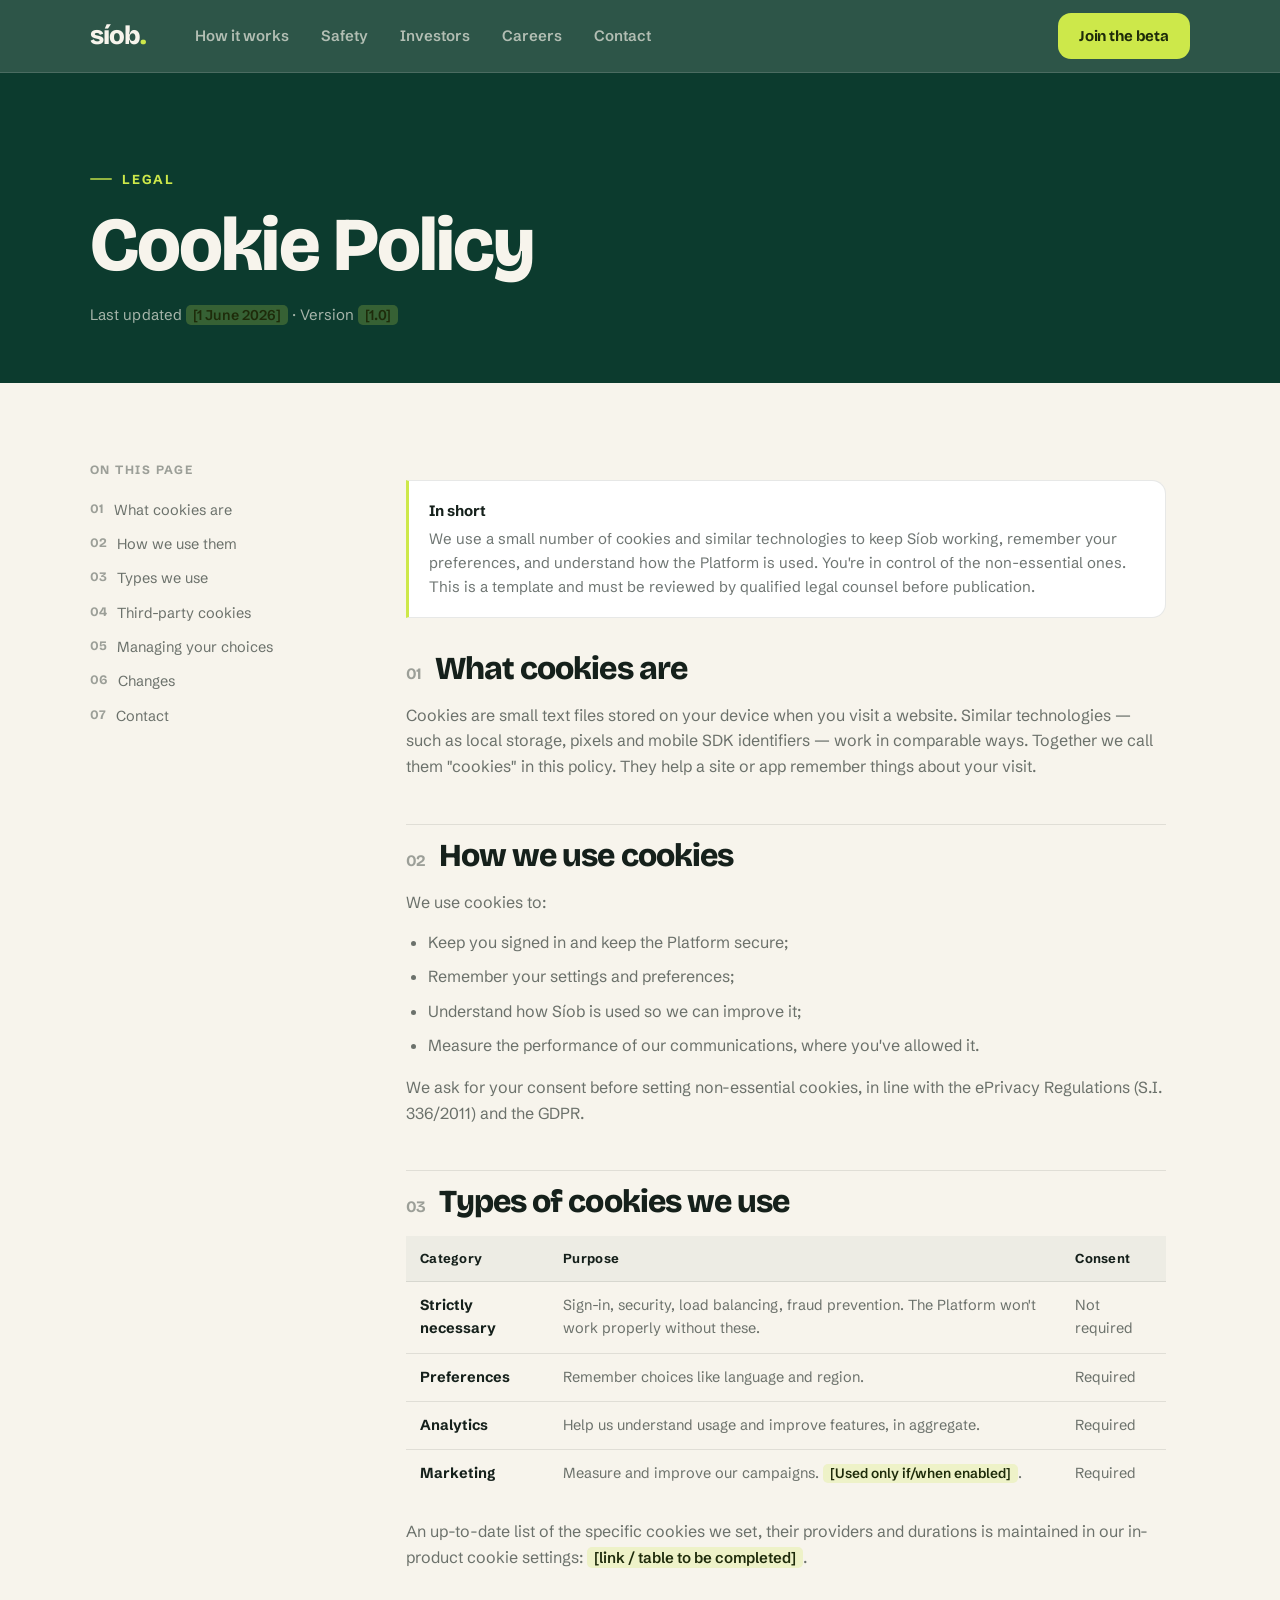
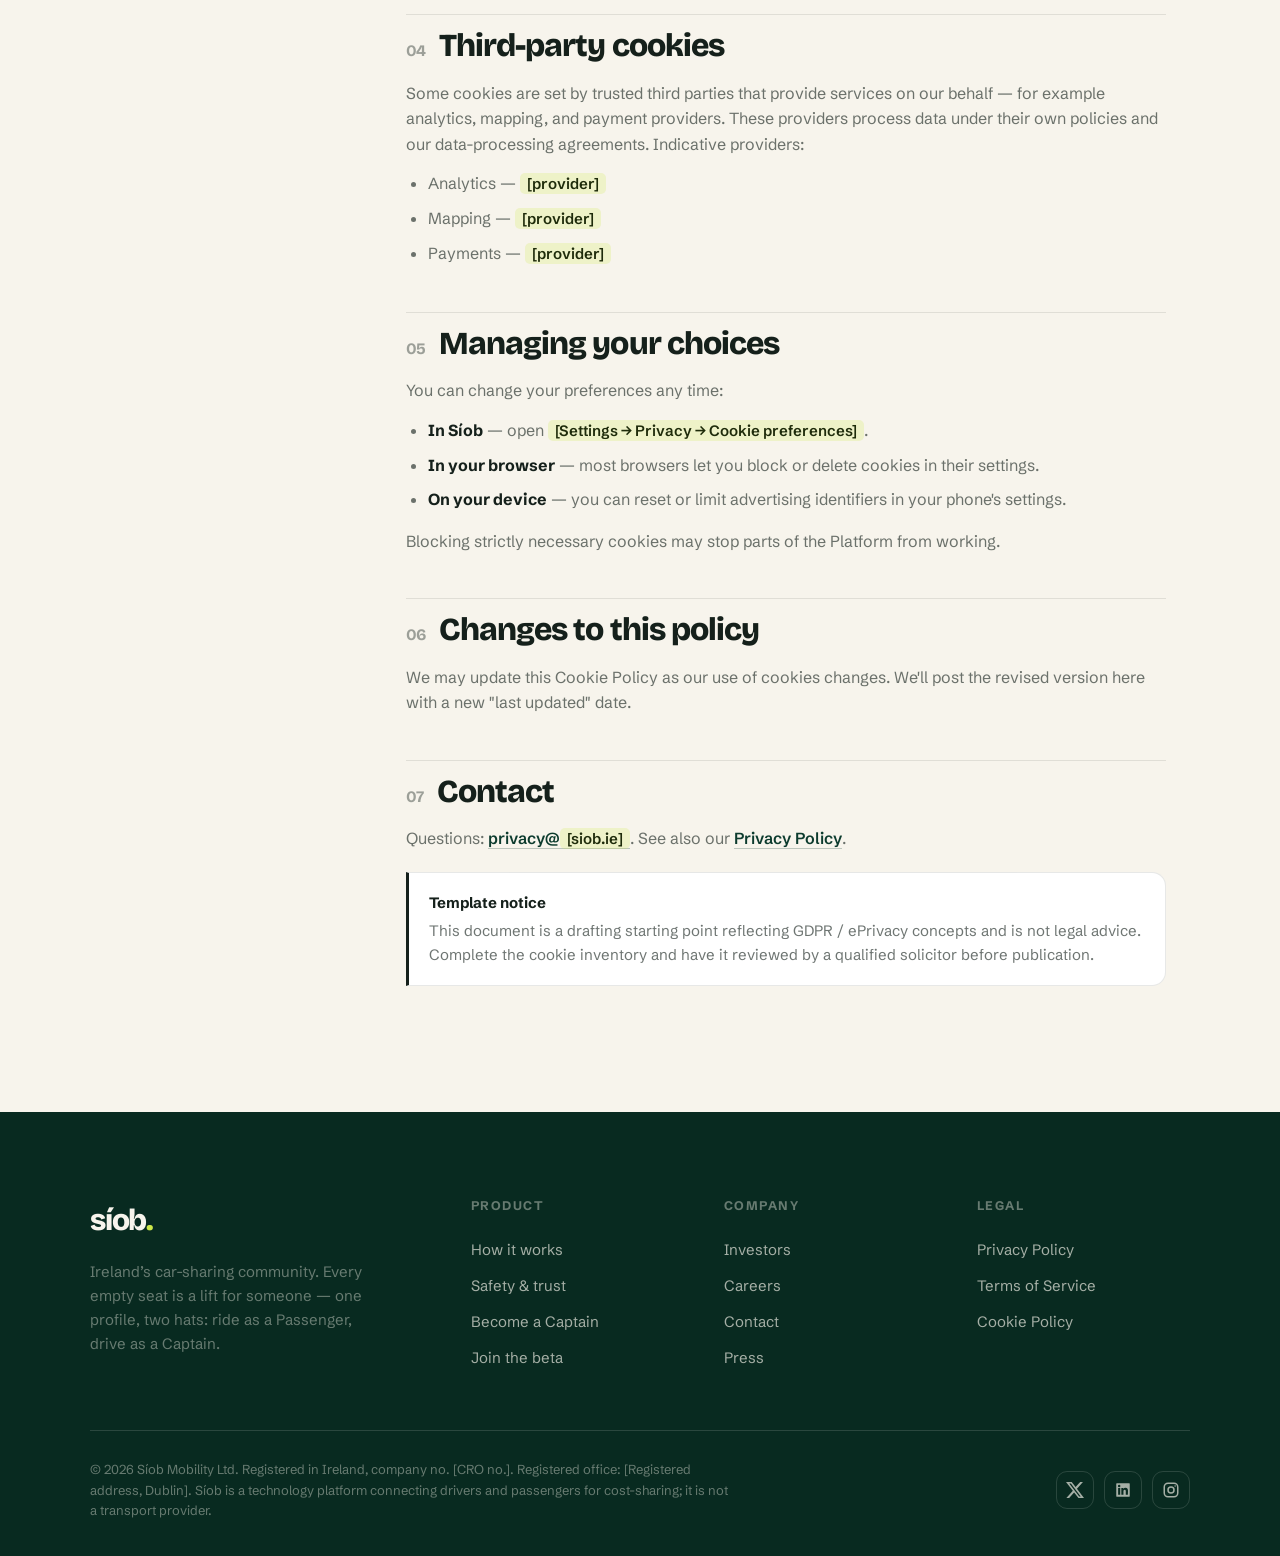
<file: cookies.html>
<!DOCTYPE html>
<html lang="en">
<head>
<meta charset="utf-8" />
<meta name="viewport" content="width=device-width, initial-scale=1" />
<title>Cookie Policy — Síob</title>
<meta name="description" content="How Síob uses cookies and similar technologies on its websites and app, and how to manage your choices." />
<link rel="preconnect" href="https://fonts.googleapis.com" />
<link rel="preconnect" href="https://fonts.gstatic.com" crossorigin />
<link href="https://fonts.googleapis.com/css2?family=Bricolage+Grotesque:opsz,wght@12..96,400..800&family=Schibsted+Grotesk:wght@400;500;600;700&display=swap" rel="stylesheet" />
<link rel="stylesheet" href="assets/site.css" />
</head>
<body data-page="cookies" data-nav="green">
<div id="site-nav"></div>

<main>
  <section class="doc-hero">
    <div class="container">
      <p class="eyebrow">Legal</p>
      <h1>Cookie Policy</h1>
      <p class="meta">Last updated <span class="placeholder">[1 June 2026]</span> · Version <span class="placeholder">[1.0]</span></p>
    </div>
  </section>

  <section class="section--tight bg-cream">
    <div class="container doc-wrap">
      <aside class="doc-toc">
        <h5>On this page</h5>
        <ol>
          <li><a href="#what">What cookies are</a></li>
          <li><a href="#use">How we use them</a></li>
          <li><a href="#types">Types we use</a></li>
          <li><a href="#third">Third-party cookies</a></li>
          <li><a href="#manage">Managing your choices</a></li>
          <li><a href="#changes">Changes</a></li>
          <li><a href="#contact">Contact</a></li>
        </ol>
      </aside>

      <div class="doc-body">
        <div class="callout"><p><strong>In short</strong>We use a small number of cookies and similar technologies to keep Síob working, remember your preferences, and understand how the Platform is used. You're in control of the non-essential ones. This is a template and must be reviewed by qualified legal counsel before publication.</p></div>

        <section id="what">
          <h2><span class="h-n">01</span> What cookies are</h2>
          <p>Cookies are small text files stored on your device when you visit a website. Similar technologies — such as local storage, pixels and mobile SDK identifiers — work in comparable ways. Together we call them "cookies" in this policy. They help a site or app remember things about your visit.</p>
        </section>

        <section id="use">
          <h2><span class="h-n">02</span> How we use cookies</h2>
          <p>We use cookies to:</p>
          <ul>
            <li>Keep you signed in and keep the Platform secure;</li>
            <li>Remember your settings and preferences;</li>
            <li>Understand how Síob is used so we can improve it;</li>
            <li>Measure the performance of our communications, where you've allowed it.</li>
          </ul>
          <p>We ask for your consent before setting non-essential cookies, in line with the ePrivacy Regulations (S.I. 336/2011) and the GDPR.</p>
        </section>

        <section id="types">
          <h2><span class="h-n">03</span> Types of cookies we use</h2>
          <table class="doc-table">
            <thead><tr><th>Category</th><th>Purpose</th><th>Consent</th></tr></thead>
            <tbody>
              <tr><td><strong>Strictly necessary</strong></td><td>Sign-in, security, load balancing, fraud prevention. The Platform won't work properly without these.</td><td>Not required</td></tr>
              <tr><td><strong>Preferences</strong></td><td>Remember choices like language and region.</td><td>Required</td></tr>
              <tr><td><strong>Analytics</strong></td><td>Help us understand usage and improve features, in aggregate.</td><td>Required</td></tr>
              <tr><td><strong>Marketing</strong></td><td>Measure and improve our campaigns. <span class="placeholder">[Used only if/when enabled]</span>.</td><td>Required</td></tr>
            </tbody>
          </table>
          <p>An up-to-date list of the specific cookies we set, their providers and durations is maintained in our in-product cookie settings: <span class="placeholder">[link / table to be completed]</span>.</p>
        </section>

        <section id="third">
          <h2><span class="h-n">04</span> Third-party cookies</h2>
          <p>Some cookies are set by trusted third parties that provide services on our behalf — for example analytics, mapping, and payment providers. These providers process data under their own policies and our data-processing agreements. Indicative providers:</p>
          <ul>
            <li>Analytics — <span class="placeholder">[provider]</span></li>
            <li>Mapping — <span class="placeholder">[provider]</span></li>
            <li>Payments — <span class="placeholder">[provider]</span></li>
          </ul>
        </section>

        <section id="manage">
          <h2><span class="h-n">05</span> Managing your choices</h2>
          <p>You can change your preferences any time:</p>
          <ul>
            <li><strong>In Síob</strong> — open <span class="placeholder">[Settings → Privacy → Cookie preferences]</span>.</li>
            <li><strong>In your browser</strong> — most browsers let you block or delete cookies in their settings.</li>
            <li><strong>On your device</strong> — you can reset or limit advertising identifiers in your phone's settings.</li>
          </ul>
          <p>Blocking strictly necessary cookies may stop parts of the Platform from working.</p>
        </section>

        <section id="changes">
          <h2><span class="h-n">06</span> Changes to this policy</h2>
          <p>We may update this Cookie Policy as our use of cookies changes. We'll post the revised version here with a new "last updated" date.</p>
        </section>

        <section id="contact">
          <h2><span class="h-n">07</span> Contact</h2>
          <p>Questions: <a class="inline" href="mailto:privacy@siob.ie">privacy@<span class="placeholder">[siob.ie]</span></a>. See also our <a class="inline" href="privacy.html">Privacy Policy</a>.</p>
          <div class="callout" style="border-left-color:var(--ink)"><p><strong>Template notice</strong>This document is a drafting starting point reflecting GDPR / ePrivacy concepts and is not legal advice. Complete the cookie inventory and have it reviewed by a qualified solicitor before publication.</p></div>
        </section>
      </div>
    </div>
  </section>
</main>

<div id="site-footer"></div>
<script src="assets/site.js"></script>
</body>
</html>
</file>
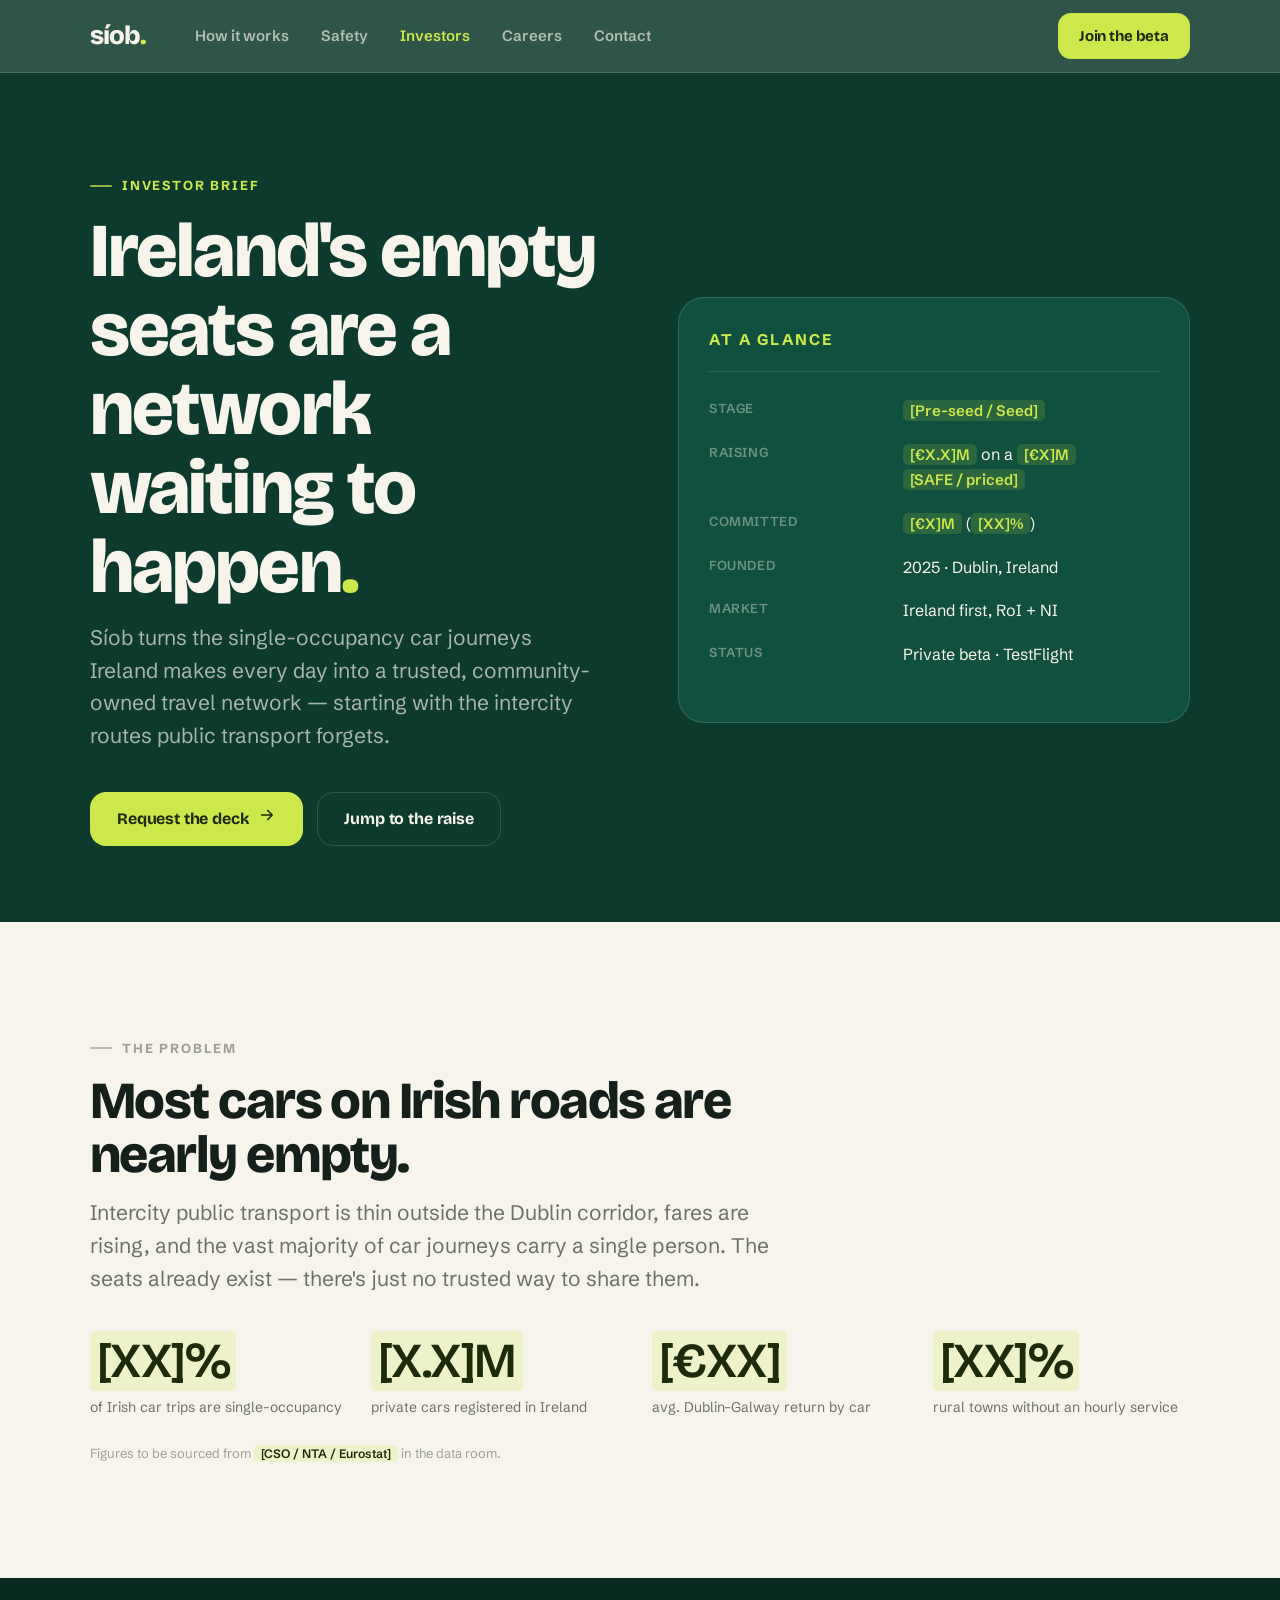
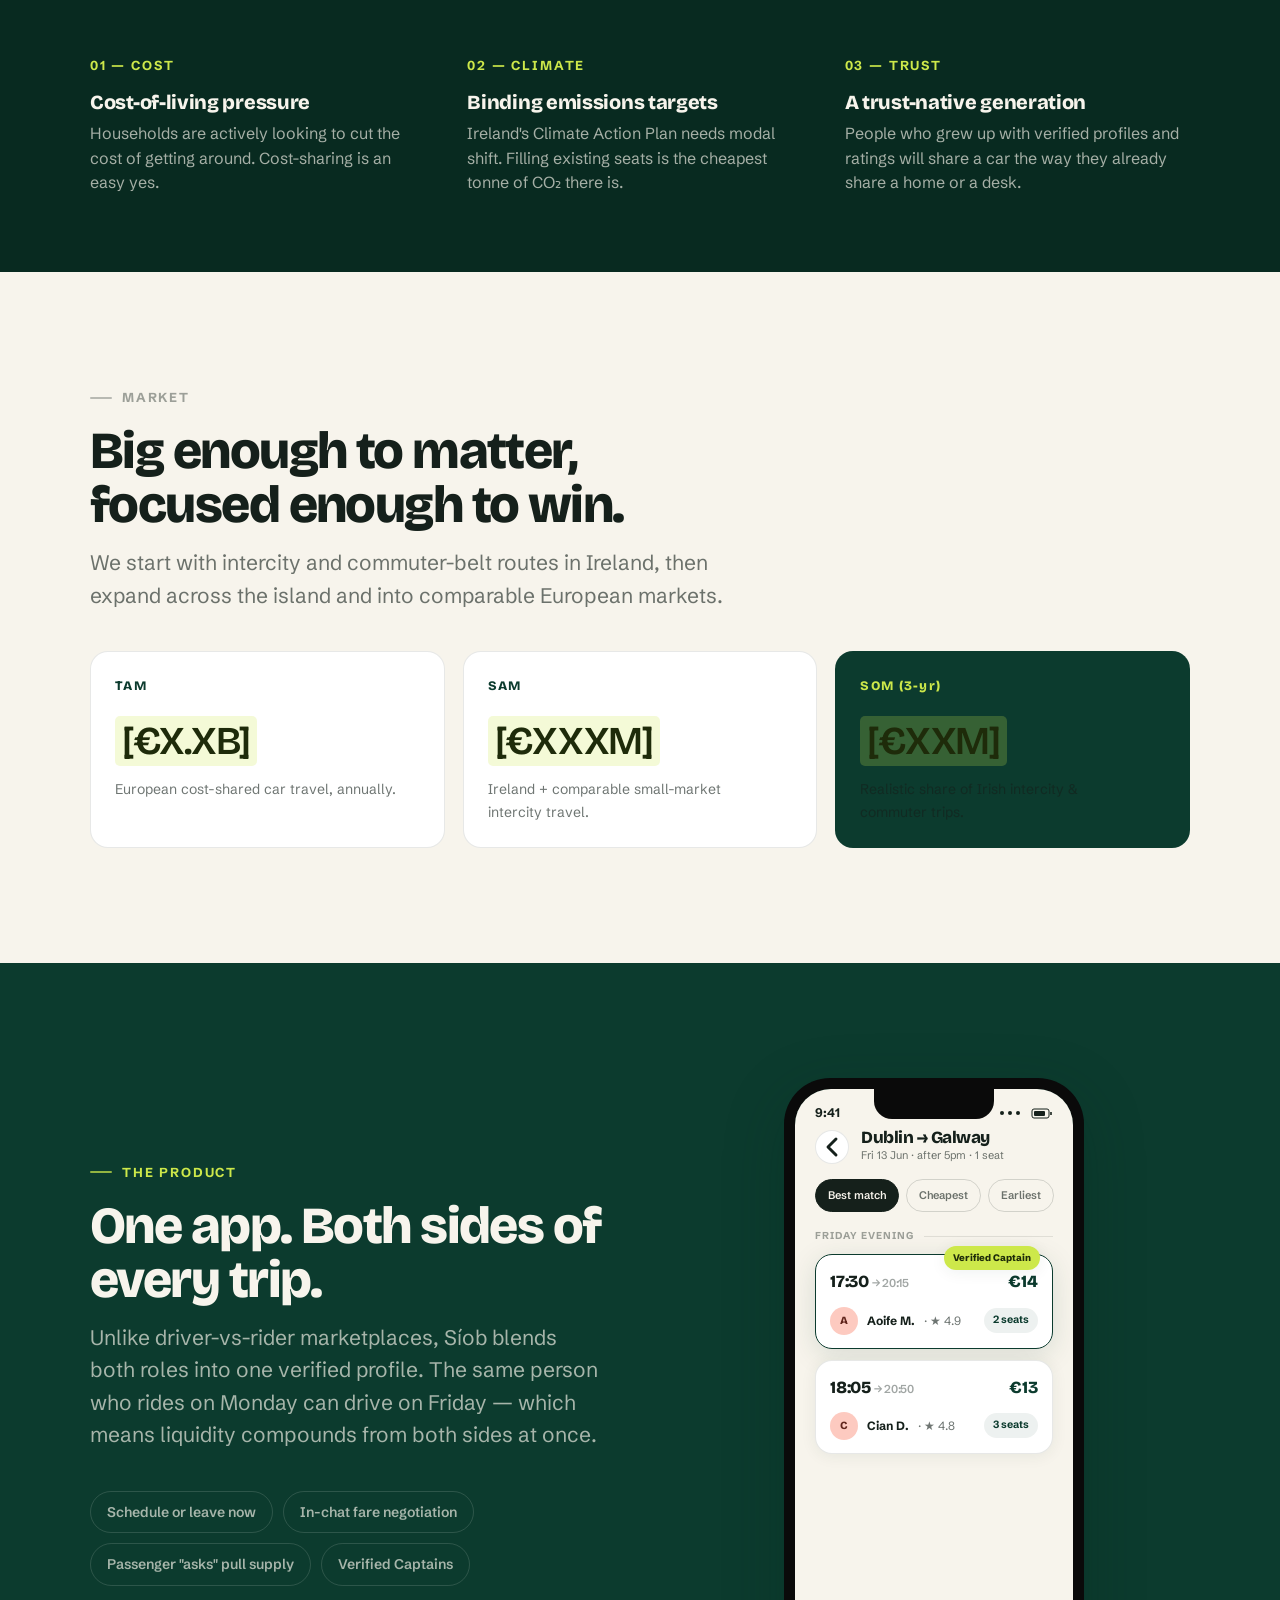
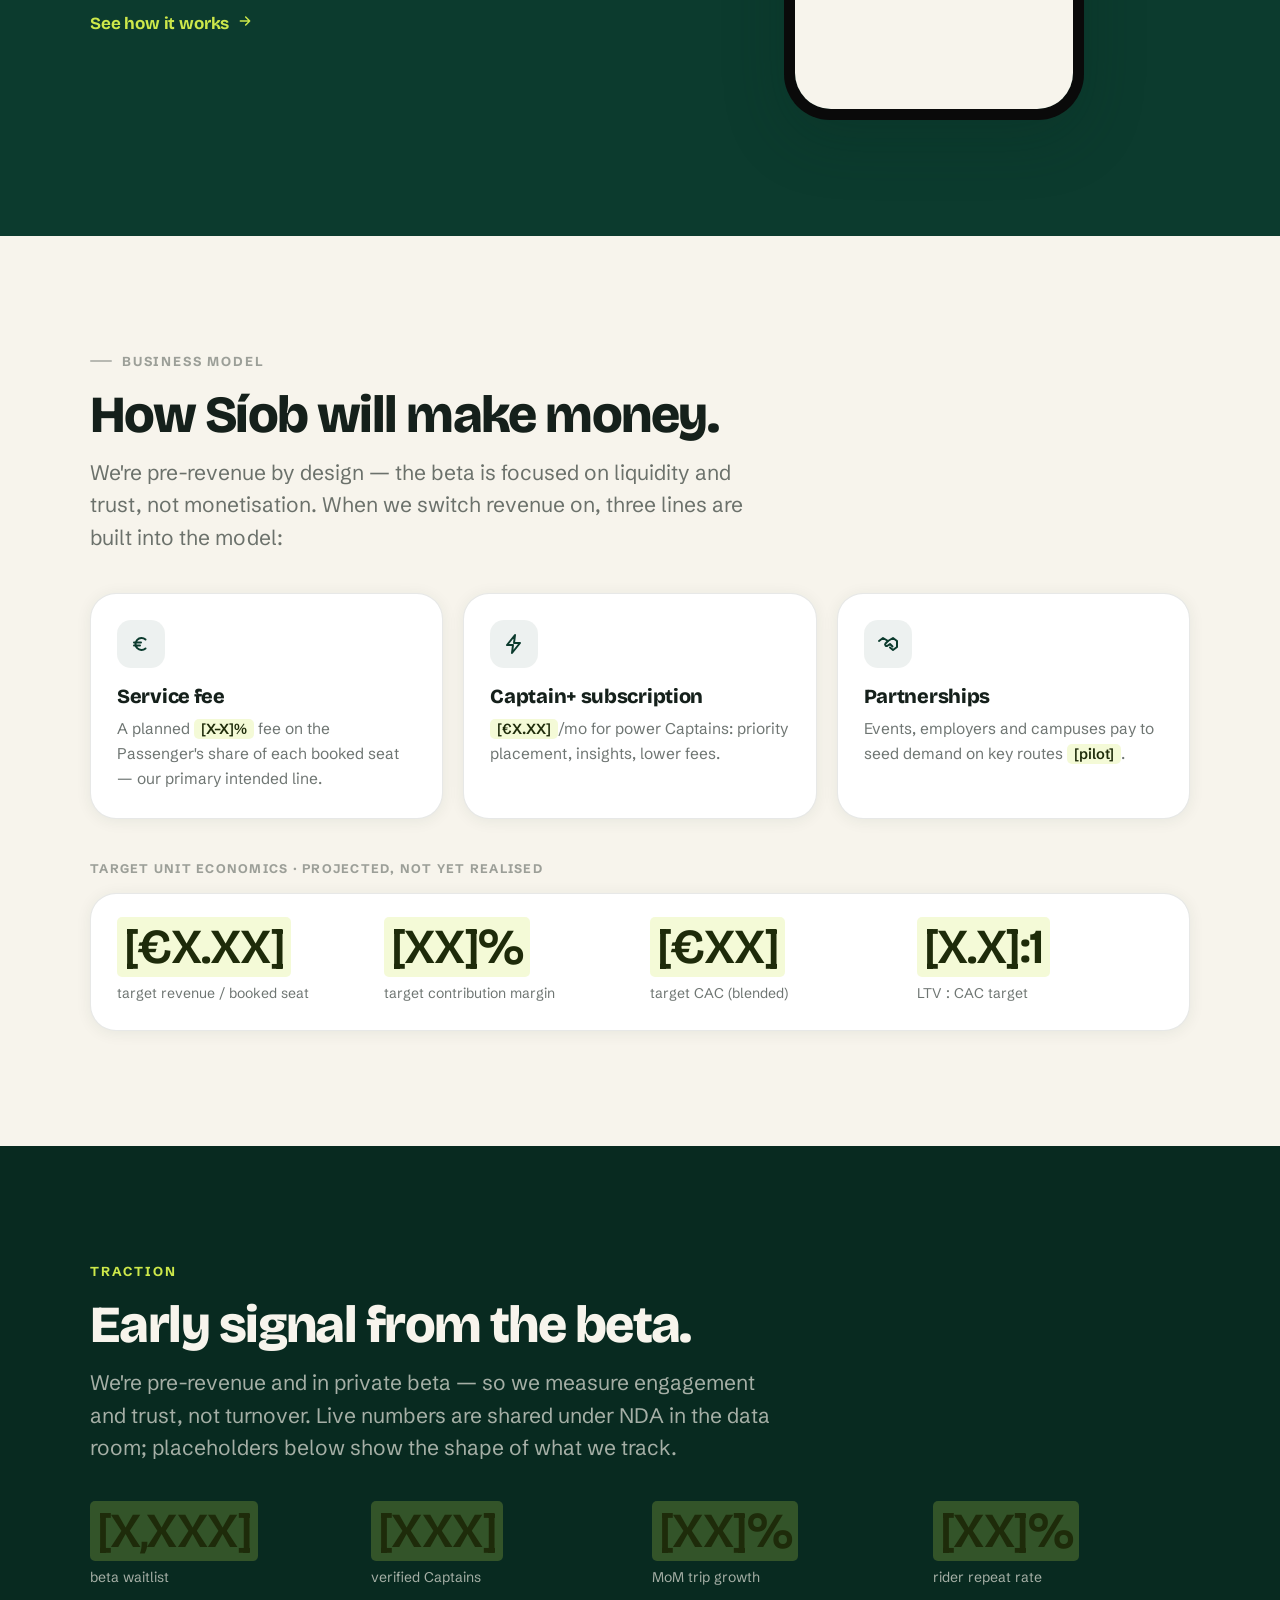
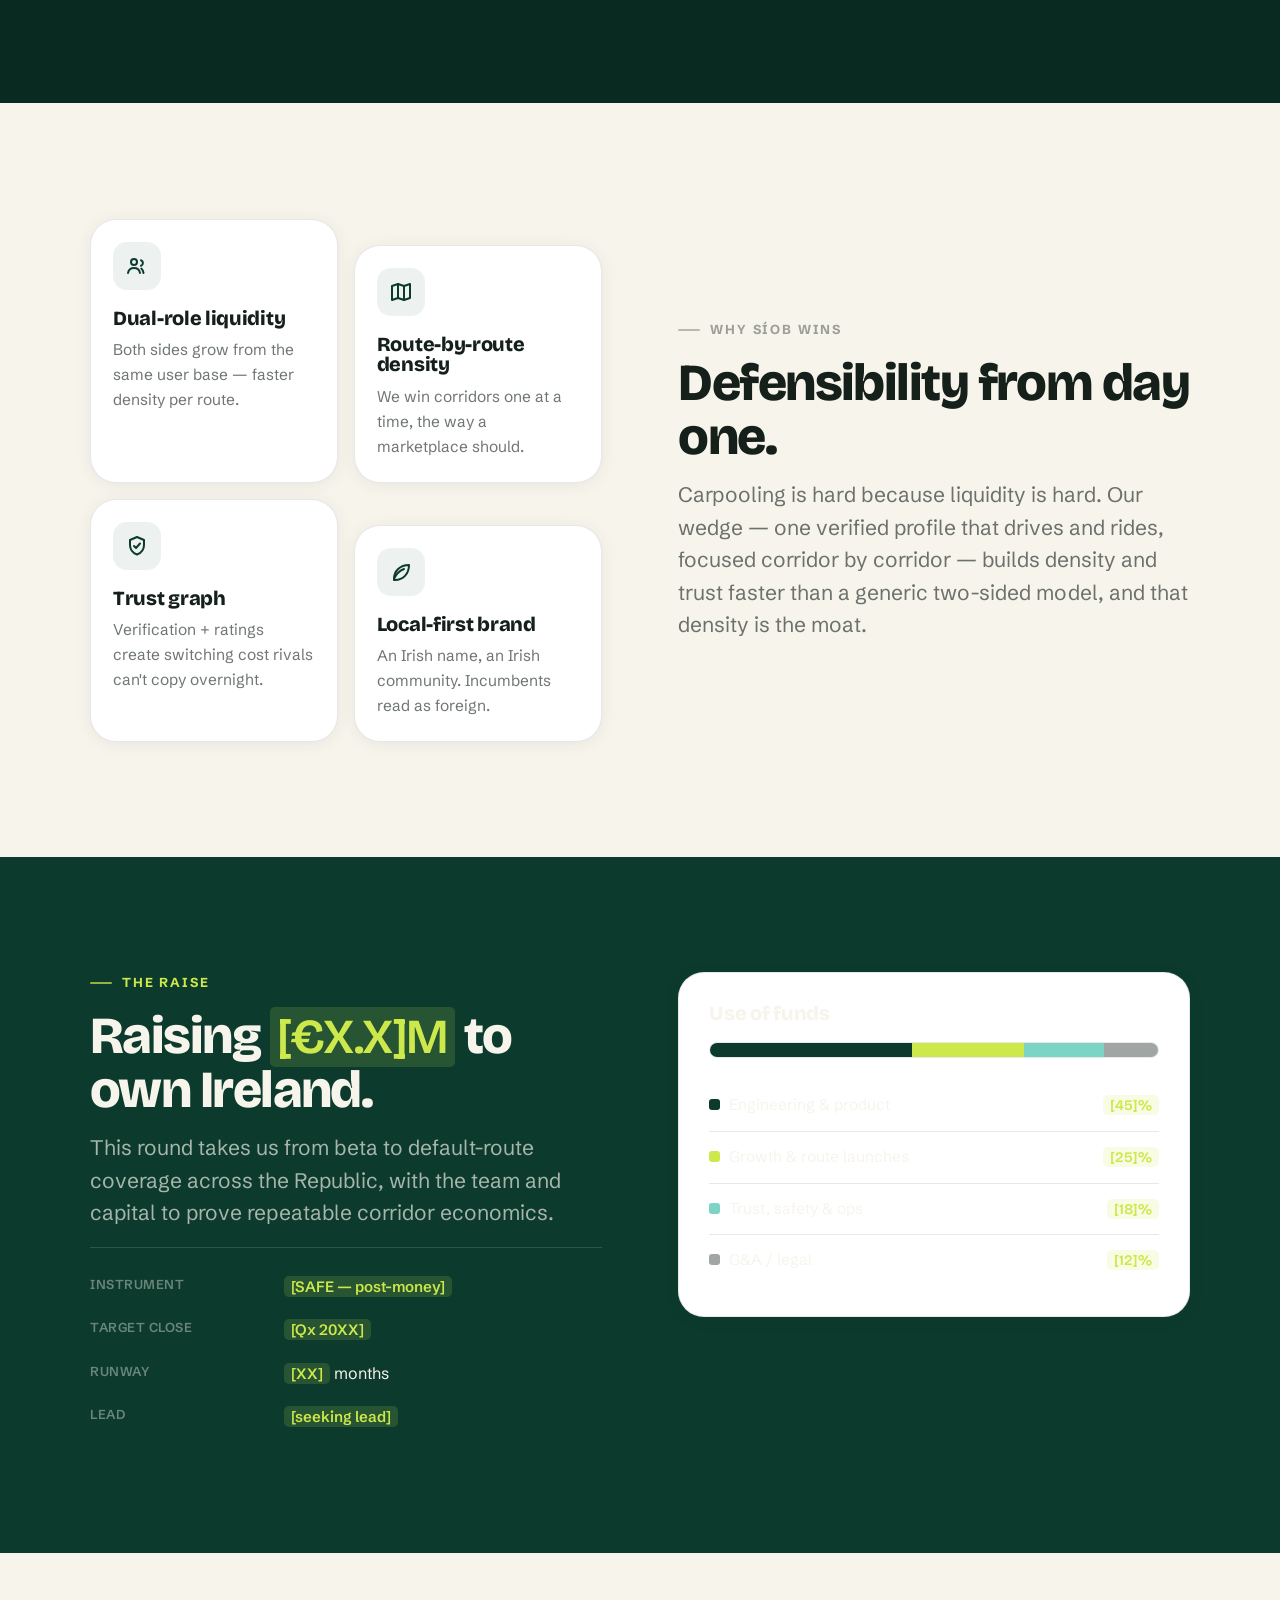
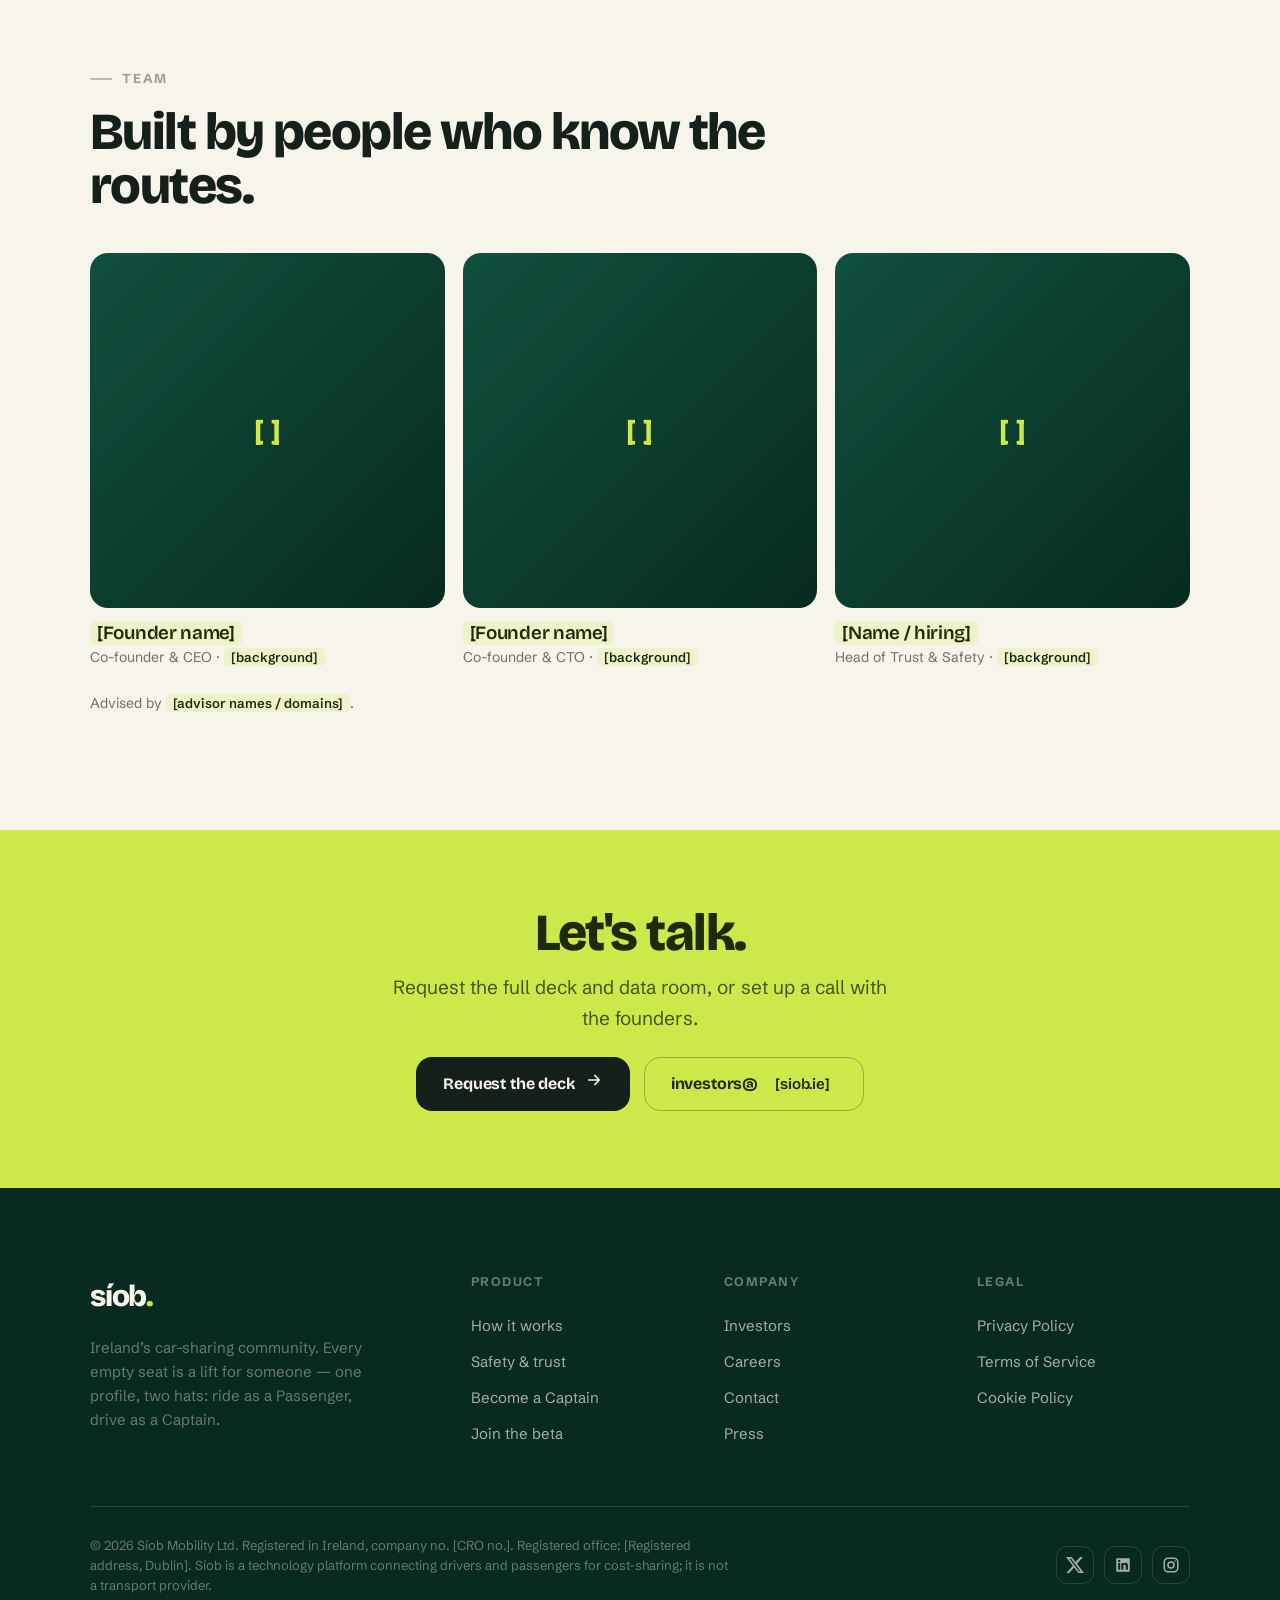
<file: investors.html>
<!DOCTYPE html>
<html lang="en">
<head>
<meta charset="utf-8" />
<meta name="viewport" content="width=device-width, initial-scale=1" />
<title>Investors — Síob</title>
<meta name="description" content="Síob is turning Ireland's empty car seats into a community-owned travel network. The investor brief: opportunity, model, traction and the raise." />
<link rel="preconnect" href="https://fonts.googleapis.com" />
<link rel="preconnect" href="https://fonts.gstatic.com" crossorigin />
<link href="https://fonts.googleapis.com/css2?family=Bricolage+Grotesque:opsz,wght@12..96,400..800&family=Schibsted+Grotesk:wght@400;500;600;700&display=swap" rel="stylesheet" />
<link rel="stylesheet" href="assets/site.css" />
<style>
  .keyval{display:grid;grid-template-columns:170px 1fr;gap:2px 24px;border-top:1px solid var(--hairline-green);padding-top:18px;margin-top:18px;}
  .keyval dt{color:var(--cream-faint);font-size:13px;font-weight:600;letter-spacing:0.04em;text-transform:uppercase;padding:8px 0;}
  .keyval dd{margin:0;padding:8px 0;font-size:16px;color:var(--cream);}
  .market{display:grid;grid-template-columns:repeat(3,1fr);gap:18px;}
  @media(max-width:760px){.market{grid-template-columns:1fr;}.keyval{grid-template-columns:1fr;gap:0;}.keyval dt{padding-bottom:0;}.keyval dd{padding-top:2px;padding-bottom:14px;border-bottom:1px solid var(--hairline-green);}}
  .market .m{border-radius:var(--radius);padding:24px;border:1px solid var(--hairline);background:var(--white);}
  .market .m .ring{font-family:var(--display);font-weight:800;font-size:13px;letter-spacing:0.1em;color:var(--green);}
  .market .m .big{font-family:var(--display);font-weight:800;font-size:clamp(30px,4vw,42px);letter-spacing:-0.03em;margin:10px 0 4px;}
  .market .m p{color:var(--ink-soft);font-size:14px;}
  .market .m.lead-m{background:var(--green);color:var(--cream);border-color:transparent;}
  .market .m.lead-m .ring{color:var(--lime);}
  .fund-bar{display:flex;height:16px;border-radius:999px;overflow:hidden;margin:14px 0 22px;border:1px solid var(--hairline);}
  .fund-bar i{display:block;height:100%;}
  .use-row{display:flex;justify-content:space-between;align-items:center;padding:13px 0;border-bottom:1px solid var(--hairline);font-size:15.5px;}
  .use-row b{font-family:var(--display);}
  .dotk{width:11px;height:11px;border-radius:3px;display:inline-block;margin-right:9px;}
  .team{display:grid;grid-template-columns:repeat(3,1fr);gap:18px;}
  @media(max-width:760px){.team{grid-template-columns:1fr;}}
  .team .person .ph-img{aspect-ratio:1;border-radius:18px;background:linear-gradient(135deg,var(--green2),var(--green-deep));display:grid;place-items:center;color:var(--lime);font-family:var(--display);font-weight:800;font-size:30px;}
  .team .person h4{margin:14px 0 2px;}
  .team .person p{color:var(--ink-soft);font-size:14px;}
</style>
</head>
<body data-page="investors" data-nav="green">
<div id="site-nav"></div>

<main>
  <!-- hero -->
  <section class="bg-green" style="padding-block:clamp(56px,8vw,104px) clamp(48px,6vw,84px)">
    <div class="container">
      <div class="split" style="align-items:center">
        <div class="reveal in">
          <p class="eyebrow">Investor brief</p>
          <h1>Ireland's empty seats are a network waiting to happen<span class="dot-lime">.</span></h1>
          <p class="lead mt-s" style="max-width:520px">Síob turns the single-occupancy car journeys Ireland makes every day into a trusted, community-owned travel network — starting with the intercity routes public transport forgets.</p>
          <div class="cta-row mt-l">
            <a href="contact.html#investors" class="btn btn--lime">Request the deck <span data-icon="arrow"></span></a>
            <a href="#raise" class="btn btn--ghost">Jump to the raise</a>
          </div>
        </div>
        <div class="reveal">
          <div class="card card--green" style="padding:30px">
            <p class="eyebrow no-rule" style="color:var(--lime)">At a glance</p>
            <dl class="keyval">
              <dt>Stage</dt><dd><span class="placeholder">[Pre-seed / Seed]</span></dd>
              <dt>Raising</dt><dd><span class="placeholder">[€X.X]M</span> on a <span class="placeholder">[€X]M</span> <span class="placeholder">[SAFE / priced]</span></dd>
              <dt>Committed</dt><dd><span class="placeholder">[€X]M</span> (<span class="placeholder">[XX]%</span>)</dd>
              <dt>Founded</dt><dd>2025 · Dublin, Ireland</dd>
              <dt>Market</dt><dd>Ireland first, RoI + NI</dd>
              <dt>Status</dt><dd>Private beta · TestFlight</dd>
            </dl>
          </div>
        </div>
      </div>
    </div>
  </section>

  <!-- the problem -->
  <section class="section bg-cream">
    <div class="container">
      <div class="maxw-md reveal">
        <p class="eyebrow">The problem</p>
        <h2>Most cars on Irish roads are nearly empty.</h2>
        <p class="lead mt-s">Intercity public transport is thin outside the Dublin corridor, fares are rising, and the vast majority of car journeys carry a single person. The seats already exist — there's just no trusted way to share them.</p>
      </div>
      <div class="statrow mt-l reveal">
        <div class="stat"><div class="num"><span class="placeholder">[XX]%</span></div><div class="lbl">of Irish car trips are single-occupancy</div></div>
        <div class="stat"><div class="num"><span class="placeholder">[X.X]M</span></div><div class="lbl">private cars registered in Ireland</div></div>
        <div class="stat"><div class="num"><span class="placeholder">[€XX]</span></div><div class="lbl">avg. Dublin–Galway return by car</div></div>
        <div class="stat"><div class="num"><span class="placeholder">[XX]%</span></div><div class="lbl">rural towns without an hourly service</div></div>
      </div>
      <p class="mt-m" style="font-size:13px;color:var(--ink-faint)">Figures to be sourced from <span class="placeholder">[CSO / NTA / Eurostat]</span> in the data room.</p>
    </div>
  </section>

  <!-- why now -->
  <section class="section--tight bg-green-deep">
    <div class="container">
      <div class="grid grid-3 reveal" style="gap:32px">
        <div><p class="eyebrow no-rule" style="color:var(--lime)">01 — Cost</p><h4 style="margin-bottom:8px">Cost-of-living pressure</h4><p class="lead" style="font-size:16px">Households are actively looking to cut the cost of getting around. Cost-sharing is an easy yes.</p></div>
        <div><p class="eyebrow no-rule" style="color:var(--lime)">02 — Climate</p><h4 style="margin-bottom:8px">Binding emissions targets</h4><p class="lead" style="font-size:16px">Ireland's Climate Action Plan needs modal shift. Filling existing seats is the cheapest tonne of CO₂ there is.</p></div>
        <div><p class="eyebrow no-rule" style="color:var(--lime)">03 — Trust</p><h4 style="margin-bottom:8px">A trust-native generation</h4><p class="lead" style="font-size:16px">People who grew up with verified profiles and ratings will share a car the way they already share a home or a desk.</p></div>
      </div>
    </div>
  </section>

  <!-- market -->
  <section class="section bg-cream">
    <div class="container">
      <div class="maxw-md reveal">
        <p class="eyebrow">Market</p>
        <h2>Big enough to matter, focused enough to win.</h2>
        <p class="lead mt-s">We start with intercity and commuter-belt routes in Ireland, then expand across the island and into comparable European markets.</p>
      </div>
      <div class="market mt-l reveal">
        <div class="m"><div class="ring">TAM</div><div class="big"><span class="placeholder">[€X.XB]</span></div><p>European cost-shared car travel, annually.</p></div>
        <div class="m"><div class="ring">SAM</div><div class="big"><span class="placeholder">[€XXXM]</span></div><p>Ireland + comparable small-market intercity travel.</p></div>
        <div class="m lead-m"><div class="ring">SOM (3-yr)</div><div class="big"><span class="placeholder">[€XXM]</span></div><p>Realistic share of Irish intercity &amp; commuter trips.</p></div>
      </div>
    </div>
  </section>

  <!-- product -->
  <section class="section bg-green">
    <div class="container">
      <div class="split">
        <div class="reveal">
          <p class="eyebrow">The product</p>
          <h2>One app. Both sides of every trip.</h2>
          <p class="lead mt-s maxw-sm">Unlike driver-vs-rider marketplaces, Síob blends both roles into one verified profile. The same person who rides on Monday can drive on Friday — which means liquidity compounds from both sides at once.</p>
          <div class="flex wrap gap-s mt-l">
            <span class="chip">Schedule or leave now</span>
            <span class="chip">In-chat fare negotiation</span>
            <span class="chip">Passenger "asks" pull supply</span>
            <span class="chip">Verified Captains</span>
          </div>
          <a href="index.html#how" class="linkarrow mt-m">See how it works <span data-icon="arrow"></span></a>
        </div>
        <div class="order-media reveal" style="display:flex;justify-content:center">
          <div class="js-phone" data-screen="results"></div>
        </div>
      </div>
    </div>
  </section>

  <!-- business model -->
  <section class="section bg-cream">
    <div class="container">
      <div class="maxw-md reveal">
        <p class="eyebrow">Business model</p>
        <h2>How Síob will make money.</h2>
        <p class="lead mt-s">We're pre-revenue by design — the beta is focused on liquidity and trust, not monetisation. When we switch revenue on, three lines are built into the model:</p>
      </div>
      <div class="grid grid-3 mt-l reveal">
        <div class="card"><div class="ic" data-i="euro"></div><h4>Service fee</h4><p>A planned <span class="placeholder">[X–X]%</span> fee on the Passenger's share of each booked seat — our primary intended line.</p></div>
        <div class="card"><div class="ic" data-i="bolt"></div><h4>Captain+ subscription</h4><p><span class="placeholder">[€X.XX]</span>/mo for power Captains: priority placement, insights, lower fees.</p></div>
        <div class="card"><div class="ic" data-i="handshake"></div><h4>Partnerships</h4><p>Events, employers and campuses pay to seed demand on key routes <span class="placeholder">[pilot]</span>.</p></div>
      </div>
      <p class="mt-l reveal" style="font-size:12.5px;font-weight:700;letter-spacing:0.1em;text-transform:uppercase;color:var(--ink-faint)">Target unit economics · projected, not yet realised</p>
      <div class="card mt-s reveal" style="display:grid;grid-template-columns:repeat(4,1fr);gap:20px">
        <div class="stat"><div class="num" style="color:var(--green)"><span class="placeholder">[€X.XX]</span></div><div class="lbl">target revenue / booked seat</div></div>
        <div class="stat"><div class="num" style="color:var(--green)"><span class="placeholder">[XX]%</span></div><div class="lbl">target contribution margin</div></div>
        <div class="stat"><div class="num" style="color:var(--green)"><span class="placeholder">[€XX]</span></div><div class="lbl">target CAC (blended)</div></div>
        <div class="stat"><div class="num" style="color:var(--green)"><span class="placeholder">[X.X]:1</span></div><div class="lbl">LTV : CAC target</div></div>
      </div>
    </div>
  </section>

  <!-- traction -->
  <section class="section bg-green-deep">
    <div class="container">
      <div class="maxw-md reveal">
        <p class="eyebrow no-rule" style="color:var(--lime)">Traction</p>
        <h2>Early signal from the beta.</h2>
        <p class="lead mt-s">We're pre-revenue and in private beta — so we measure engagement and trust, not turnover. Live numbers are shared under NDA in the data room; placeholders below show the shape of what we track.</p>
      </div>
      <div class="statrow mt-l reveal">
        <div class="stat"><div class="num"><span class="placeholder">[X,XXX]</span></div><div class="lbl">beta waitlist</div></div>
        <div class="stat"><div class="num"><span class="placeholder">[XXX]</span></div><div class="lbl">verified Captains</div></div>
        <div class="stat"><div class="num"><span class="placeholder">[XX]%</span></div><div class="lbl">MoM trip growth</div></div>
        <div class="stat"><div class="num"><span class="placeholder">[XX]%</span></div><div class="lbl">rider repeat rate</div></div>
      </div>
    </div>
  </section>

  <!-- moat -->
  <section class="section bg-cream">
    <div class="container">
      <div class="split">
        <div class="order-media reveal">
          <div class="grid grid-2" style="gap:16px">
            <div class="card" style="padding:22px"><div class="ic" data-i="users"></div><h4>Dual-role liquidity</h4><p>Both sides grow from the same user base — faster density per route.</p></div>
            <div class="card" style="padding:22px;margin-top:26px"><div class="ic" data-i="map"></div><h4>Route-by-route density</h4><p>We win corridors one at a time, the way a marketplace should.</p></div>
            <div class="card" style="padding:22px"><div class="ic" data-i="shield"></div><h4>Trust graph</h4><p>Verification + ratings create switching cost rivals can't copy overnight.</p></div>
            <div class="card" style="padding:22px;margin-top:26px"><div class="ic" data-i="leaf"></div><h4>Local-first brand</h4><p>An Irish name, an Irish community. Incumbents read as foreign.</p></div>
          </div>
        </div>
        <div class="reveal">
          <p class="eyebrow">Why Síob wins</p>
          <h2>Defensibility from day one.</h2>
          <p class="lead mt-s maxw-sm">Carpooling is hard because liquidity is hard. Our wedge — one verified profile that drives and rides, focused corridor by corridor — builds density and trust faster than a generic two-sided model, and that density is the moat.</p>
        </div>
      </div>
    </div>
  </section>

  <!-- the raise -->
  <section class="section bg-green" id="raise">
    <div class="container">
      <div class="split" style="align-items:flex-start">
        <div class="reveal">
          <p class="eyebrow">The raise</p>
          <h2>Raising <span class="placeholder">[€X.X]M</span> to own Ireland.</h2>
          <p class="lead mt-s maxw-sm">This round takes us from beta to default-route coverage across the Republic, with the team and capital to prove repeatable corridor economics.</p>
          <div class="keyval" style="border-top-color:var(--hairline-green)">
            <dt>Instrument</dt><dd><span class="placeholder">[SAFE — post-money]</span></dd>
            <dt>Target close</dt><dd><span class="placeholder">[Qx 20XX]</span></dd>
            <dt>Runway</dt><dd><span class="placeholder">[XX]</span> months</dd>
            <dt>Lead</dt><dd><span class="placeholder">[seeking lead]</span></dd>
          </div>
        </div>
        <div class="reveal">
          <div class="card" style="padding:30px">
            <h4>Use of funds</h4>
            <div class="fund-bar" style="margin-top:18px">
              <i style="width:45%;background:var(--green)"></i>
              <i style="width:25%;background:var(--lime)"></i>
              <i style="width:18%;background:#7BD4C4"></i>
              <i style="width:12%;background:var(--ink-faint)"></i>
            </div>
            <div class="use-row"><span><span class="dotk" style="background:var(--green)"></span>Engineering &amp; product</span><b><span class="placeholder">[45]%</span></b></div>
            <div class="use-row"><span><span class="dotk" style="background:var(--lime)"></span>Growth &amp; route launches</span><b><span class="placeholder">[25]%</span></b></div>
            <div class="use-row"><span><span class="dotk" style="background:#7BD4C4"></span>Trust, safety &amp; ops</span><b><span class="placeholder">[18]%</span></b></div>
            <div class="use-row" style="border-bottom:0"><span><span class="dotk" style="background:var(--ink-faint)"></span>G&amp;A / legal</span><b><span class="placeholder">[12]%</span></b></div>
          </div>
        </div>
      </div>
    </div>
  </section>

  <!-- team -->
  <section class="section bg-cream">
    <div class="container">
      <div class="maxw-md reveal">
        <p class="eyebrow">Team</p>
        <h2>Built by people who know the routes.</h2>
      </div>
      <div class="team mt-l reveal">
        <div class="person"><div class="ph-img">[ ]</div><h4><span class="placeholder">[Founder name]</span></h4><p>Co-founder &amp; CEO · <span class="placeholder">[background]</span></p></div>
        <div class="person"><div class="ph-img">[ ]</div><h4><span class="placeholder">[Founder name]</span></h4><p>Co-founder &amp; CTO · <span class="placeholder">[background]</span></p></div>
        <div class="person"><div class="ph-img">[ ]</div><h4><span class="placeholder">[Name / hiring]</span></h4><p>Head of Trust &amp; Safety · <span class="placeholder">[background]</span></p></div>
      </div>
      <p class="mt-m" style="font-size:14px;color:var(--ink-soft)">Advised by <span class="placeholder">[advisor names / domains]</span>.</p>
    </div>
  </section>

  <!-- contact CTA -->
  <section class="section--tight bg-lime">
    <div class="container center maxw-md mx-auto reveal in">
      <h2 style="color:var(--lime-ink)">Let's talk.</h2>
      <p style="font-size:19px;color:rgba(30,43,10,0.78);margin-top:12px">Request the full deck and data room, or set up a call with the founders.</p>
      <div class="cta-row mt-m" style="justify-content:center">
        <a href="contact.html#investors" class="btn btn--ink">Request the deck <span data-icon="arrow"></span></a>
        <a href="mailto:investors@siob.ie" class="btn btn--ghost" style="border-color:rgba(30,43,10,0.3);color:var(--lime-ink)">investors@<span class="placeholder">[siob.ie]</span></a>
      </div>
    </div>
  </section>
</main>

<div id="site-footer"></div>

<script src="assets/app-screens.js"></script>
<script src="assets/site.js"></script>
<script>
  (function(){
    var SI = {
      euro:'<svg viewBox="0 0 24 24" fill="none" stroke="currentColor" stroke-width="2" stroke-linecap="round" stroke-linejoin="round"><path d="M16.5 7.5A6 6 0 1 0 16.5 16.5M5 10.5h7M5 13.5h6"/></svg>',
      bolt:'<svg viewBox="0 0 24 24" fill="none" stroke="currentColor" stroke-width="2" stroke-linecap="round" stroke-linejoin="round"><path d="M13 3 5 13h6l-1 8 8-10h-6z"/></svg>',
      handshake:'<svg viewBox="0 0 24 24" fill="none" stroke="currentColor" stroke-width="2" stroke-linecap="round" stroke-linejoin="round"><path d="M3 9l4-3 5 3 5-3 4 3v6l-4 3-3-2.5"/><path d="M12 9l-2.5 2.5a1.5 1.5 0 0 0 2 2.2L14 12l2.5 2.5"/></svg>',
      users:'<svg viewBox="0 0 24 24" fill="none" stroke="currentColor" stroke-width="2" stroke-linecap="round" stroke-linejoin="round"><circle cx="9" cy="8" r="3"/><path d="M3 19c.6-3.3 3-5 6-5s5.4 1.7 6 5"/><path d="M16 6.2A3 3 0 0 1 16 11.8M18.5 19c-.3-2-1-3.4-2.2-4.4"/></svg>',
      map:'<svg viewBox="0 0 24 24" fill="none" stroke="currentColor" stroke-width="2" stroke-linecap="round" stroke-linejoin="round"><path d="M9 4 3 6v14l6-2 6 2 6-2V4l-6 2-6-2z"/><path d="M9 4v14M15 6v14"/></svg>',
      shield:'<svg viewBox="0 0 24 24" fill="none" stroke="currentColor" stroke-width="2" stroke-linecap="round" stroke-linejoin="round"><path d="M12 3l7 3v5c0 4.6-3 8-7 9.5C8 19 5 15.6 5 11V6z"/><path d="M9 12l2 2 4-4.5"/></svg>',
      leaf:'<svg viewBox="0 0 24 24" fill="none" stroke="currentColor" stroke-width="2" stroke-linecap="round" stroke-linejoin="round"><path d="M5 19C5 11 11 5 20 5c0 9-6 15-14 15a5 5 0 0 1-1-.1z"/><path d="M5 19c2-5 5-8 10-10"/></svg>'
    };
    document.querySelectorAll('[data-i]').forEach(function(el){var k=el.getAttribute('data-i');if(SI[k])el.innerHTML=SI[k];});
    document.querySelectorAll('.js-phone').forEach(function(el){ el.innerHTML = window.SIOB.phone(window.SIOB.screen(el.getAttribute('data-screen'))); });
  })();
</script>
</body>
</html>
</file>
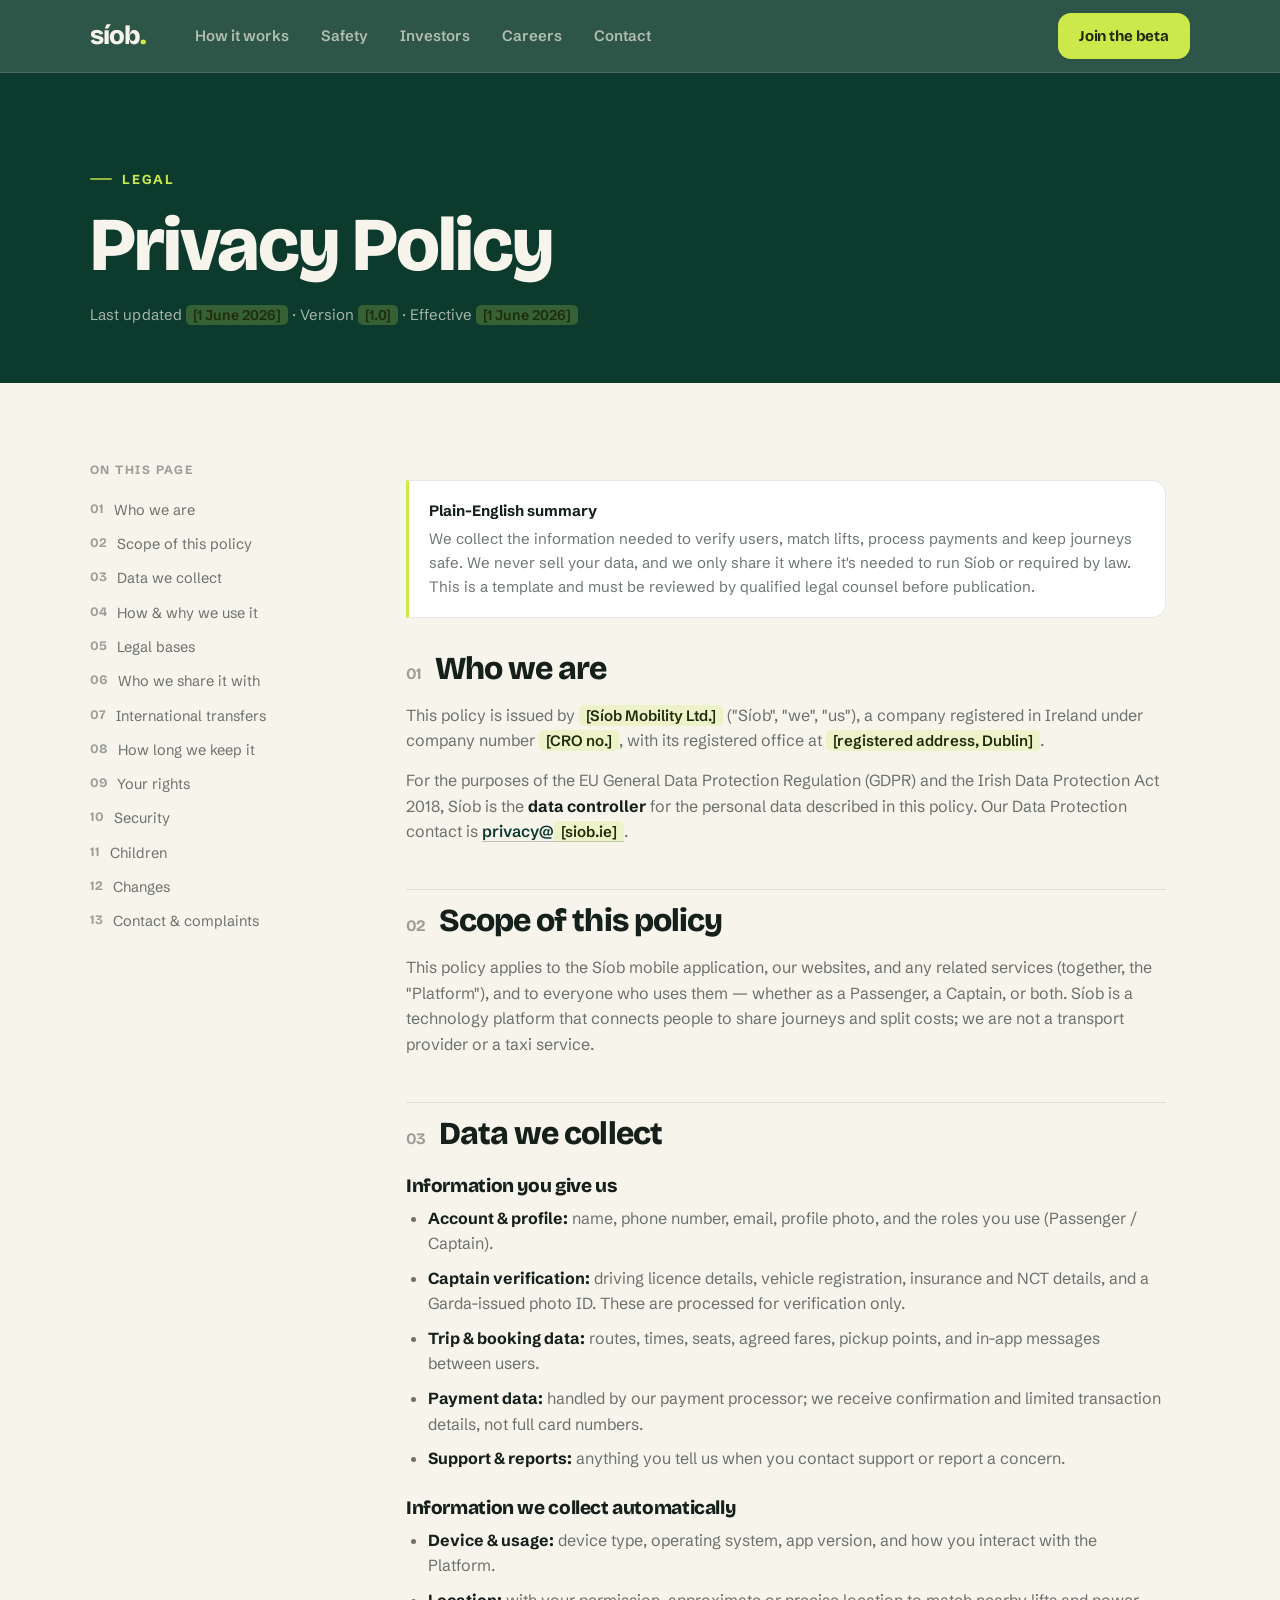
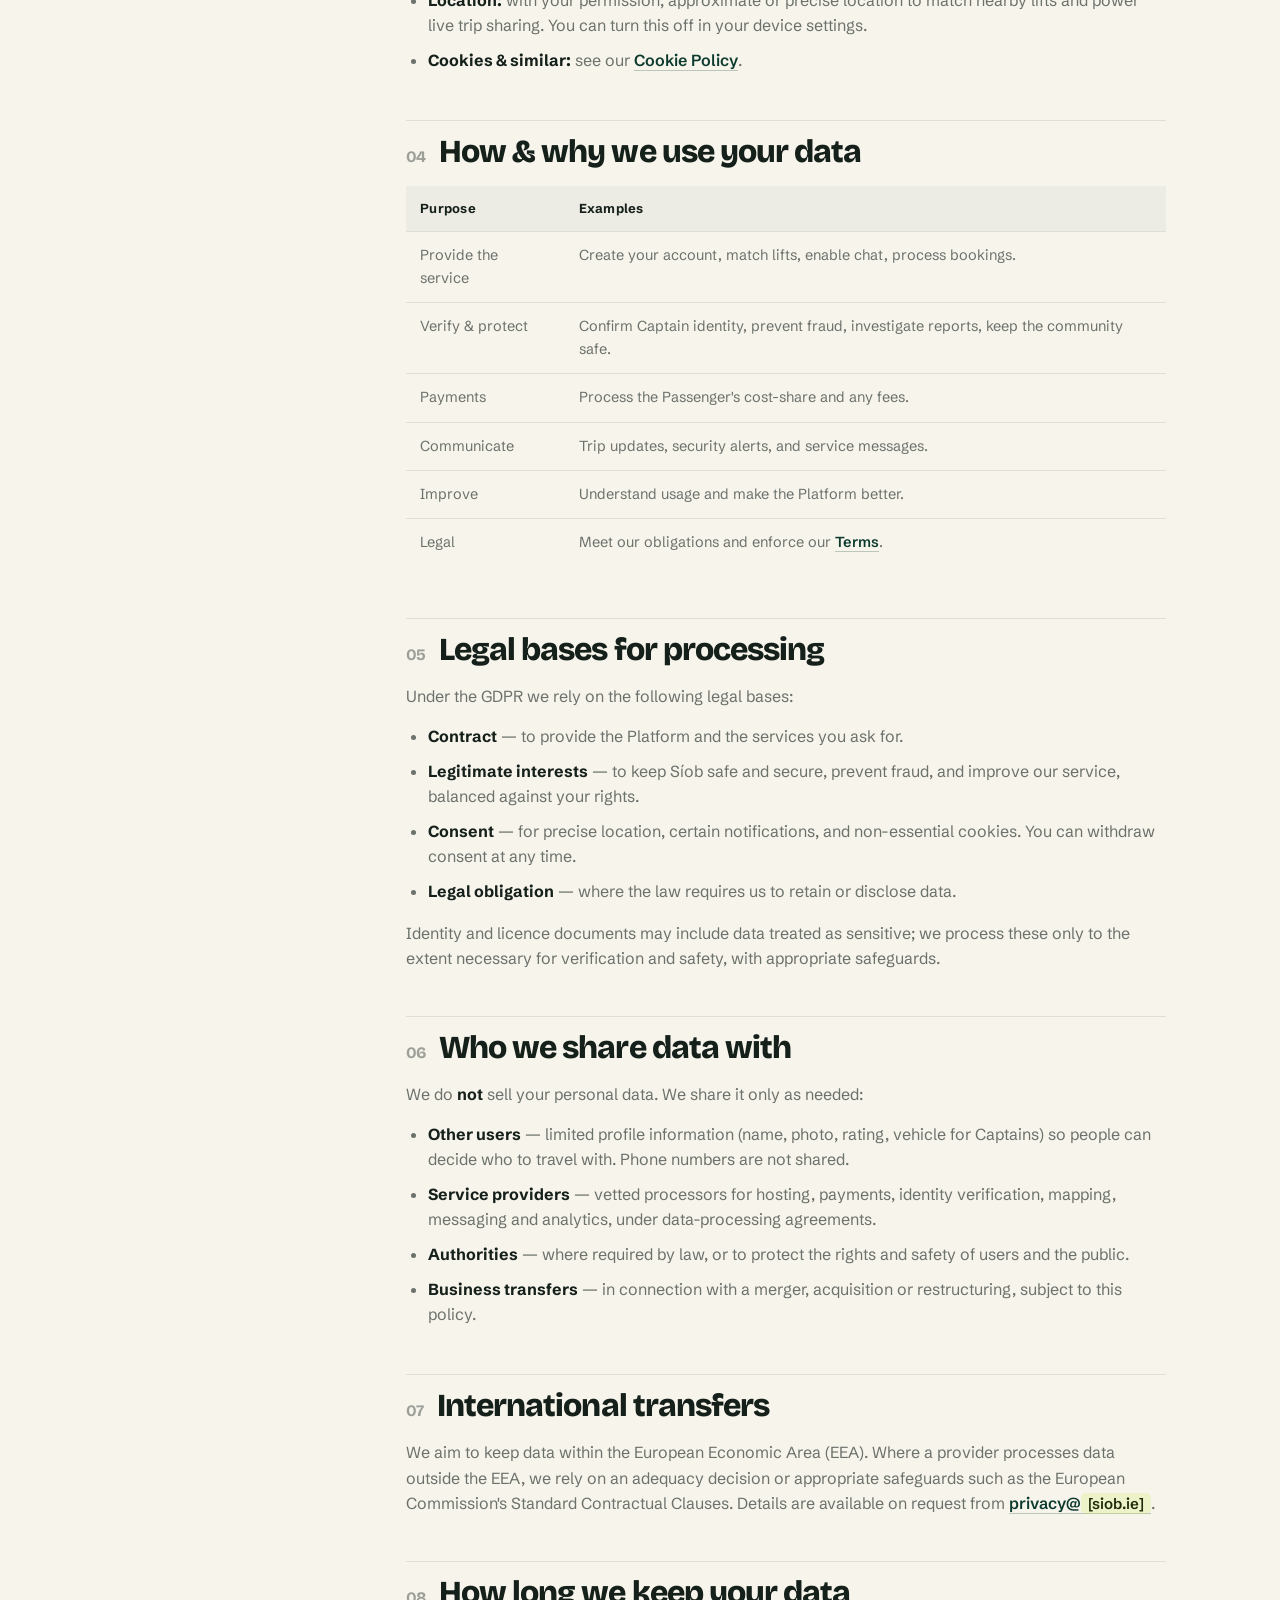
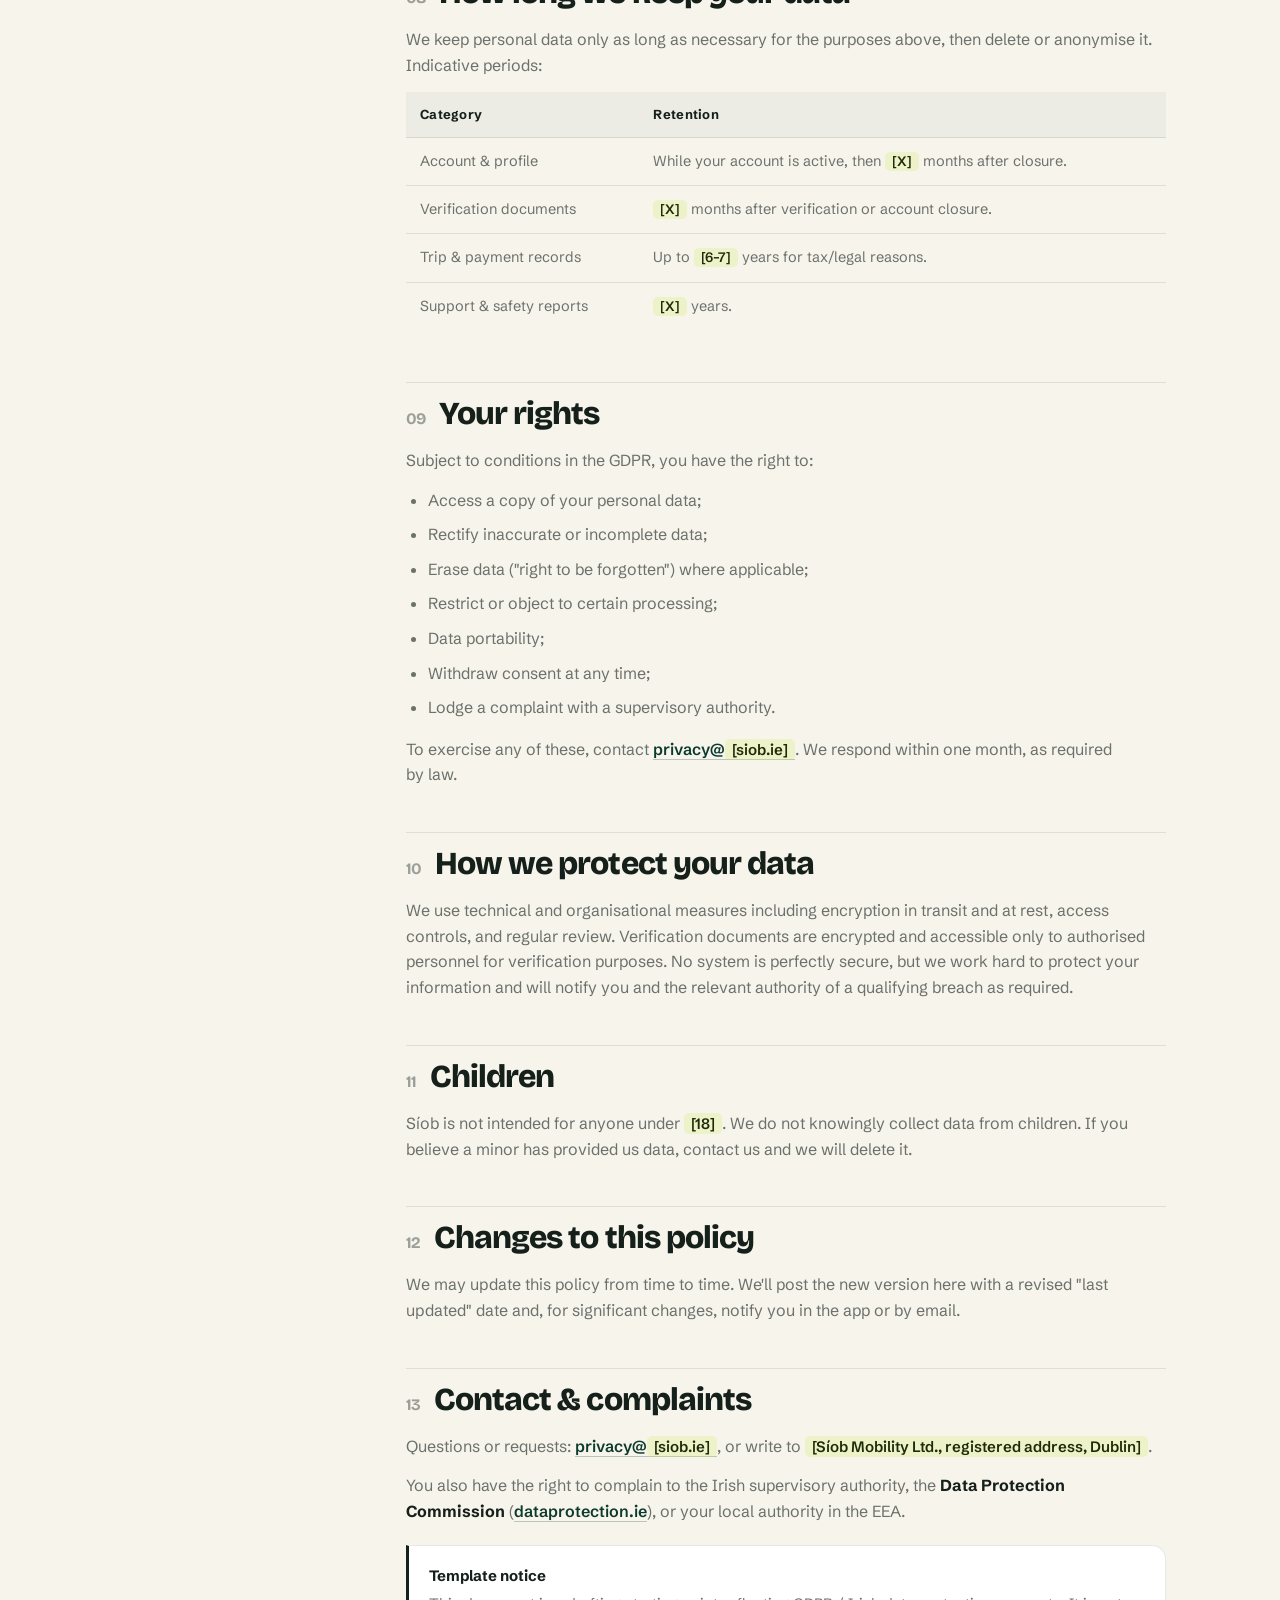
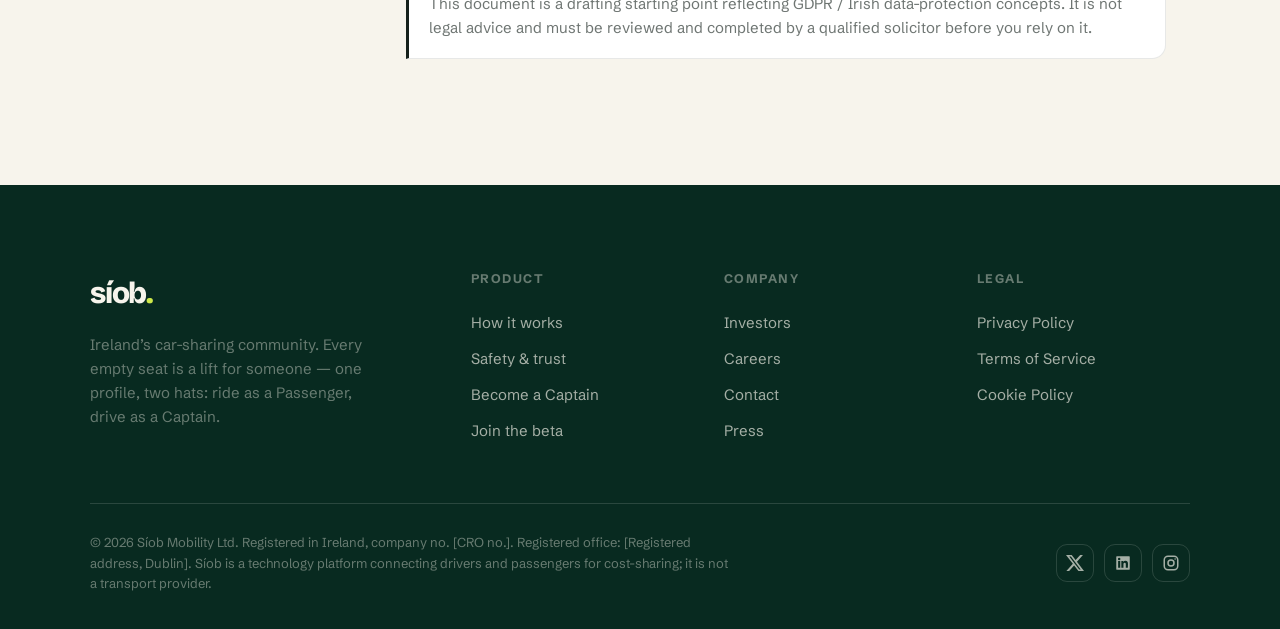
<file: privacy.html>
<!DOCTYPE html>
<html lang="en">
<head>
<meta charset="utf-8" />
<meta name="viewport" content="width=device-width, initial-scale=1" />
<title>Privacy Policy — Síob</title>
<meta name="description" content="How Síob collects, uses and protects your personal data, in line with the GDPR and Irish data-protection law." />
<link rel="preconnect" href="https://fonts.googleapis.com" />
<link rel="preconnect" href="https://fonts.gstatic.com" crossorigin />
<link href="https://fonts.googleapis.com/css2?family=Bricolage+Grotesque:opsz,wght@12..96,400..800&family=Schibsted+Grotesk:wght@400;500;600;700&display=swap" rel="stylesheet" />
<link rel="stylesheet" href="assets/site.css" />
</head>
<body data-page="privacy" data-nav="green">
<div id="site-nav"></div>

<main>
  <section class="doc-hero">
    <div class="container">
      <p class="eyebrow">Legal</p>
      <h1>Privacy Policy</h1>
      <p class="meta">Last updated <span class="placeholder">[1 June 2026]</span> · Version <span class="placeholder">[1.0]</span> · Effective <span class="placeholder">[1 June 2026]</span></p>
    </div>
  </section>

  <section class="section--tight bg-cream">
    <div class="container doc-wrap">
      <aside class="doc-toc">
        <h5>On this page</h5>
        <ol>
          <li><a href="#who">Who we are</a></li>
          <li><a href="#scope">Scope of this policy</a></li>
          <li><a href="#collect">Data we collect</a></li>
          <li><a href="#use">How &amp; why we use it</a></li>
          <li><a href="#legal">Legal bases</a></li>
          <li><a href="#share">Who we share it with</a></li>
          <li><a href="#transfers">International transfers</a></li>
          <li><a href="#retention">How long we keep it</a></li>
          <li><a href="#rights">Your rights</a></li>
          <li><a href="#security">Security</a></li>
          <li><a href="#children">Children</a></li>
          <li><a href="#changes">Changes</a></li>
          <li><a href="#contact">Contact &amp; complaints</a></li>
        </ol>
      </aside>

      <div class="doc-body">
        <div class="callout"><p><strong>Plain-English summary</strong>We collect the information needed to verify users, match lifts, process payments and keep journeys safe. We never sell your data, and we only share it where it's needed to run Síob or required by law. This is a template and must be reviewed by qualified legal counsel before publication.</p></div>

        <section id="who">
          <h2><span class="h-n">01</span> Who we are</h2>
          <p>This policy is issued by <strong><span class="placeholder">[Síob Mobility Ltd.]</span></strong> ("Síob", "we", "us"), a company registered in Ireland under company number <span class="placeholder">[CRO no.]</span>, with its registered office at <span class="placeholder">[registered address, Dublin]</span>.</p>
          <p>For the purposes of the EU General Data Protection Regulation (GDPR) and the Irish Data Protection Act 2018, Síob is the <strong>data controller</strong> for the personal data described in this policy. Our Data Protection contact is <a class="inline" href="mailto:privacy@siob.ie">privacy@<span class="placeholder">[siob.ie]</span></a>.</p>
        </section>

        <section id="scope">
          <h2><span class="h-n">02</span> Scope of this policy</h2>
          <p>This policy applies to the Síob mobile application, our websites, and any related services (together, the "Platform"), and to everyone who uses them — whether as a Passenger, a Captain, or both. Síob is a technology platform that connects people to share journeys and split costs; we are not a transport provider or a taxi service.</p>
        </section>

        <section id="collect">
          <h2><span class="h-n">03</span> Data we collect</h2>
          <h3>Information you give us</h3>
          <ul>
            <li><strong>Account &amp; profile:</strong> name, phone number, email, profile photo, and the roles you use (Passenger / Captain).</li>
            <li><strong>Captain verification:</strong> driving licence details, vehicle registration, insurance and NCT details, and a Garda-issued photo ID. These are processed for verification only.</li>
            <li><strong>Trip &amp; booking data:</strong> routes, times, seats, agreed fares, pickup points, and in-app messages between users.</li>
            <li><strong>Payment data:</strong> handled by our payment processor; we receive confirmation and limited transaction details, not full card numbers.</li>
            <li><strong>Support &amp; reports:</strong> anything you tell us when you contact support or report a concern.</li>
          </ul>
          <h3>Information we collect automatically</h3>
          <ul>
            <li><strong>Device &amp; usage:</strong> device type, operating system, app version, and how you interact with the Platform.</li>
            <li><strong>Location:</strong> with your permission, approximate or precise location to match nearby lifts and power live trip sharing. You can turn this off in your device settings.</li>
            <li><strong>Cookies &amp; similar:</strong> see our <a class="inline" href="cookies.html">Cookie Policy</a>.</li>
          </ul>
        </section>

        <section id="use">
          <h2><span class="h-n">04</span> How &amp; why we use your data</h2>
          <table class="doc-table">
            <thead><tr><th>Purpose</th><th>Examples</th></tr></thead>
            <tbody>
              <tr><td>Provide the service</td><td>Create your account, match lifts, enable chat, process bookings.</td></tr>
              <tr><td>Verify &amp; protect</td><td>Confirm Captain identity, prevent fraud, investigate reports, keep the community safe.</td></tr>
              <tr><td>Payments</td><td>Process the Passenger's cost-share and any fees.</td></tr>
              <tr><td>Communicate</td><td>Trip updates, security alerts, and service messages.</td></tr>
              <tr><td>Improve</td><td>Understand usage and make the Platform better.</td></tr>
              <tr><td>Legal</td><td>Meet our obligations and enforce our <a class="inline" href="terms.html">Terms</a>.</td></tr>
            </tbody>
          </table>
        </section>

        <section id="legal">
          <h2><span class="h-n">05</span> Legal bases for processing</h2>
          <p>Under the GDPR we rely on the following legal bases:</p>
          <ul>
            <li><strong>Contract</strong> — to provide the Platform and the services you ask for.</li>
            <li><strong>Legitimate interests</strong> — to keep Síob safe and secure, prevent fraud, and improve our service, balanced against your rights.</li>
            <li><strong>Consent</strong> — for precise location, certain notifications, and non-essential cookies. You can withdraw consent at any time.</li>
            <li><strong>Legal obligation</strong> — where the law requires us to retain or disclose data.</li>
          </ul>
          <p>Identity and licence documents may include data treated as sensitive; we process these only to the extent necessary for verification and safety, with appropriate safeguards.</p>
        </section>

        <section id="share">
          <h2><span class="h-n">06</span> Who we share data with</h2>
          <p>We do <strong>not</strong> sell your personal data. We share it only as needed:</p>
          <ul>
            <li><strong>Other users</strong> — limited profile information (name, photo, rating, vehicle for Captains) so people can decide who to travel with. Phone numbers are not shared.</li>
            <li><strong>Service providers</strong> — vetted processors for hosting, payments, identity verification, mapping, messaging and analytics, under data-processing agreements.</li>
            <li><strong>Authorities</strong> — where required by law, or to protect the rights and safety of users and the public.</li>
            <li><strong>Business transfers</strong> — in connection with a merger, acquisition or restructuring, subject to this policy.</li>
          </ul>
        </section>

        <section id="transfers">
          <h2><span class="h-n">07</span> International transfers</h2>
          <p>We aim to keep data within the European Economic Area (EEA). Where a provider processes data outside the EEA, we rely on an adequacy decision or appropriate safeguards such as the European Commission's Standard Contractual Clauses. Details are available on request from <a class="inline" href="mailto:privacy@siob.ie">privacy@<span class="placeholder">[siob.ie]</span></a>.</p>
        </section>

        <section id="retention">
          <h2><span class="h-n">08</span> How long we keep your data</h2>
          <p>We keep personal data only as long as necessary for the purposes above, then delete or anonymise it. Indicative periods:</p>
          <table class="doc-table">
            <thead><tr><th>Category</th><th>Retention</th></tr></thead>
            <tbody>
              <tr><td>Account &amp; profile</td><td>While your account is active, then <span class="placeholder">[X]</span> months after closure.</td></tr>
              <tr><td>Verification documents</td><td><span class="placeholder">[X]</span> months after verification or account closure.</td></tr>
              <tr><td>Trip &amp; payment records</td><td>Up to <span class="placeholder">[6–7]</span> years for tax/legal reasons.</td></tr>
              <tr><td>Support &amp; safety reports</td><td><span class="placeholder">[X]</span> years.</td></tr>
            </tbody>
          </table>
        </section>

        <section id="rights">
          <h2><span class="h-n">09</span> Your rights</h2>
          <p>Subject to conditions in the GDPR, you have the right to:</p>
          <ul>
            <li>Access a copy of your personal data;</li>
            <li>Rectify inaccurate or incomplete data;</li>
            <li>Erase data ("right to be forgotten") where applicable;</li>
            <li>Restrict or object to certain processing;</li>
            <li>Data portability;</li>
            <li>Withdraw consent at any time;</li>
            <li>Lodge a complaint with a supervisory authority.</li>
          </ul>
          <p>To exercise any of these, contact <a class="inline" href="mailto:privacy@siob.ie">privacy@<span class="placeholder">[siob.ie]</span></a>. We respond within one month, as required by law.</p>
        </section>

        <section id="security">
          <h2><span class="h-n">10</span> How we protect your data</h2>
          <p>We use technical and organisational measures including encryption in transit and at rest, access controls, and regular review. Verification documents are encrypted and accessible only to authorised personnel for verification purposes. No system is perfectly secure, but we work hard to protect your information and will notify you and the relevant authority of a qualifying breach as required.</p>
        </section>

        <section id="children">
          <h2><span class="h-n">11</span> Children</h2>
          <p>Síob is not intended for anyone under <span class="placeholder">[18]</span>. We do not knowingly collect data from children. If you believe a minor has provided us data, contact us and we will delete it.</p>
        </section>

        <section id="changes">
          <h2><span class="h-n">12</span> Changes to this policy</h2>
          <p>We may update this policy from time to time. We'll post the new version here with a revised "last updated" date and, for significant changes, notify you in the app or by email.</p>
        </section>

        <section id="contact">
          <h2><span class="h-n">13</span> Contact &amp; complaints</h2>
          <p>Questions or requests: <a class="inline" href="mailto:privacy@siob.ie">privacy@<span class="placeholder">[siob.ie]</span></a>, or write to <span class="placeholder">[Síob Mobility Ltd., registered address, Dublin]</span>.</p>
          <p>You also have the right to complain to the Irish supervisory authority, the <strong>Data Protection Commission</strong> (<a class="inline" href="https://www.dataprotection.ie">dataprotection.ie</a>), or your local authority in the EEA.</p>
          <div class="callout" style="border-left-color:var(--ink)"><p><strong>Template notice</strong>This document is a drafting starting point reflecting GDPR / Irish data-protection concepts. It is not legal advice and must be reviewed and completed by a qualified solicitor before you rely on it.</p></div>
        </section>
      </div>
    </div>
  </section>
</main>

<div id="site-footer"></div>
<script src="assets/site.js"></script>
</body>
</html>
</file>
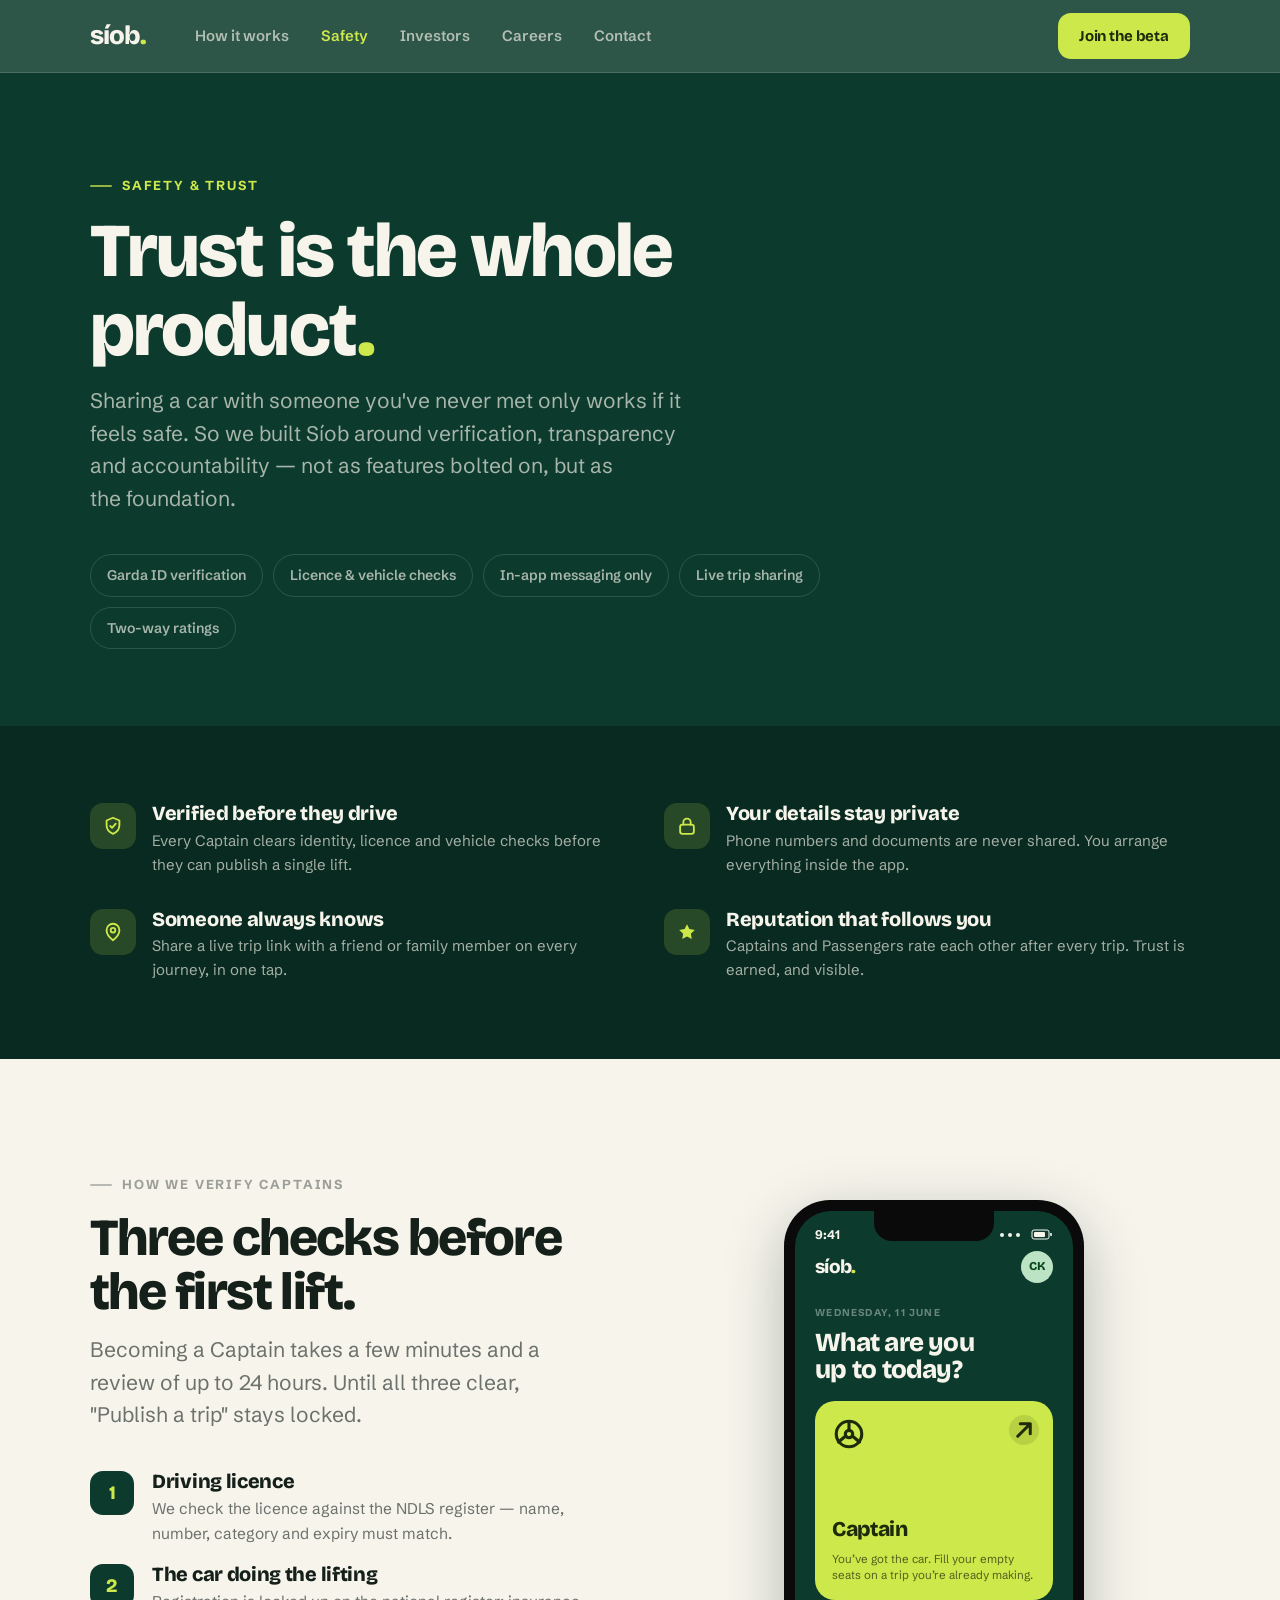
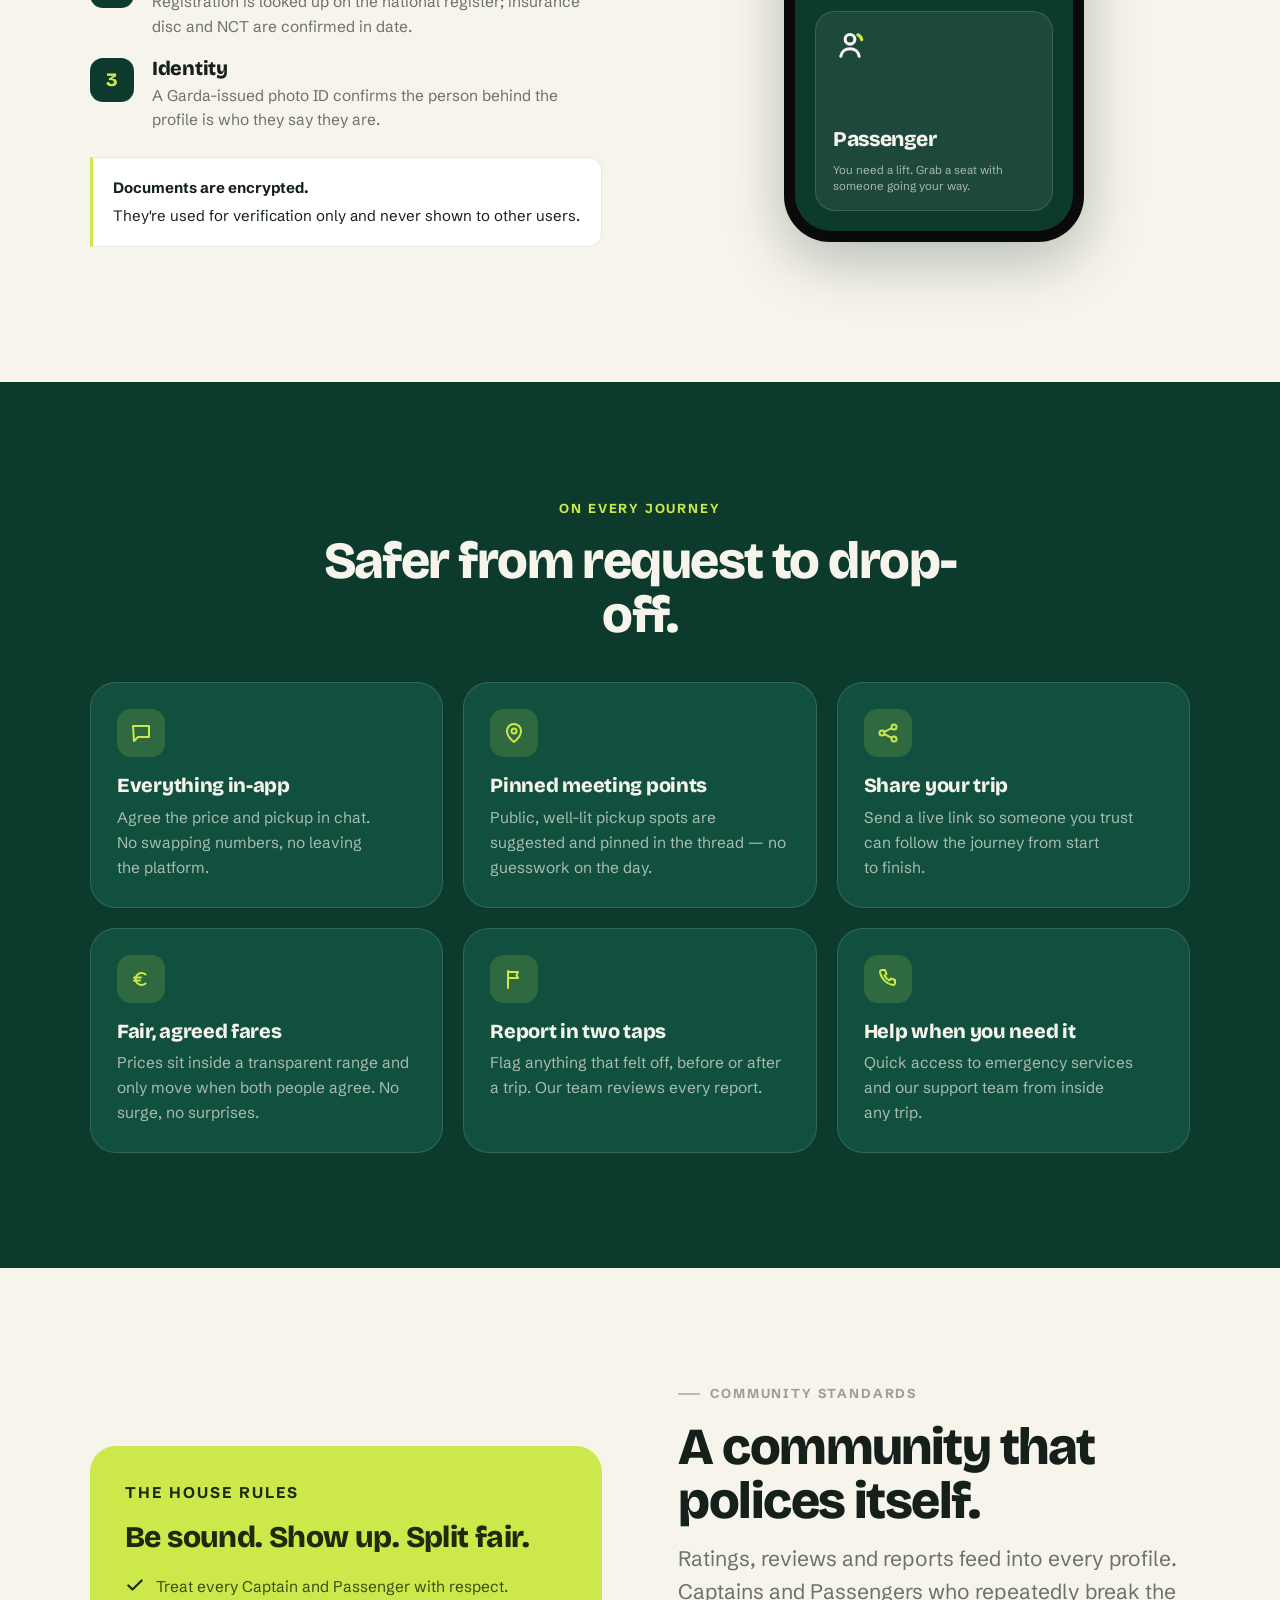
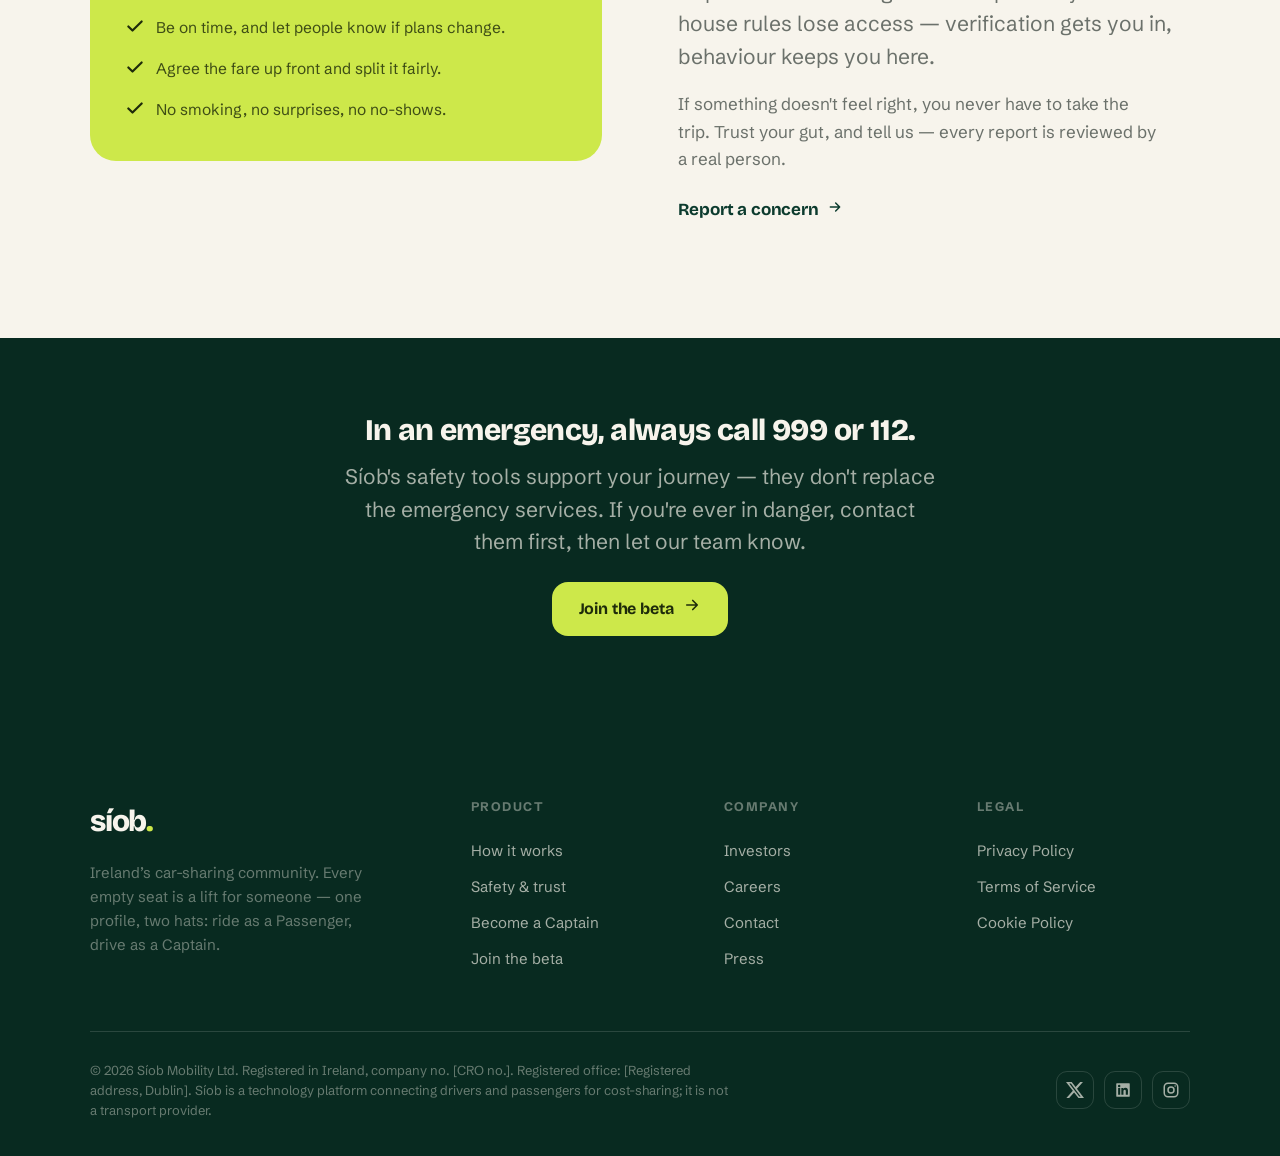
<file: safety.html>
<!DOCTYPE html>
<html lang="en">
<head>
<meta charset="utf-8" />
<meta name="viewport" content="width=device-width, initial-scale=1" />
<title>Safety &amp; trust — Síob</title>
<meta name="description" content="Trust is the whole product. How Síob verifies Captains, keeps journeys safe, and holds the community accountable." />
<link rel="preconnect" href="https://fonts.googleapis.com" />
<link rel="preconnect" href="https://fonts.gstatic.com" crossorigin />
<link href="https://fonts.googleapis.com/css2?family=Bricolage+Grotesque:opsz,wght@12..96,400..800&family=Schibsted+Grotesk:wght@400;500;600;700&display=swap" rel="stylesheet" />
<link rel="stylesheet" href="assets/site.css" />
<style>
  .pillar{display:flex;gap:16px;align-items:flex-start;}
  .pillar .pic{width:46px;height:46px;border-radius:13px;flex:none;display:grid;place-items:center;background:rgba(205,232,74,0.16);color:var(--lime);}
  .pillar .pic svg{width:22px;height:22px;}
  .pillar h4{margin-bottom:5px;}
  .pillar p{color:var(--cream-soft);font-size:15px;}
</style>
</head>
<body data-page="safety" data-nav="green">
<div id="site-nav"></div>

<main>
  <!-- hero -->
  <section class="bg-green" style="padding-block:clamp(56px,8vw,104px) clamp(48px,6vw,80px)">
    <div class="container">
      <div class="maxw-lg reveal in">
        <p class="eyebrow">Safety &amp; trust</p>
        <h1>Trust is the whole product<span class="dot-lime">.</span></h1>
        <p class="lead mt-s" style="max-width:620px">Sharing a car with someone you've never met only works if it feels safe. So we built Síob around verification, transparency and accountability — not as features bolted on, but as the foundation.</p>
        <div class="flex wrap gap-s mt-l">
          <span class="chip">Garda ID verification</span>
          <span class="chip">Licence &amp; vehicle checks</span>
          <span class="chip">In-app messaging only</span>
          <span class="chip">Live trip sharing</span>
          <span class="chip">Two-way ratings</span>
        </div>
      </div>
    </div>
  </section>

  <!-- four pillars -->
  <section class="section--tight bg-green-deep">
    <div class="container">
      <div class="grid grid-2 reveal" style="gap:32px 48px">
        <div class="pillar"><div class="pic" data-i="shield"></div><div><h4>Verified before they drive</h4><p>Every Captain clears identity, licence and vehicle checks before they can publish a single lift.</p></div></div>
        <div class="pillar"><div class="pic" data-i="lock"></div><div><h4>Your details stay private</h4><p>Phone numbers and documents are never shared. You arrange everything inside the app.</p></div></div>
        <div class="pillar"><div class="pic" data-i="pin"></div><div><h4>Someone always knows</h4><p>Share a live trip link with a friend or family member on every journey, in one tap.</p></div></div>
        <div class="pillar"><div class="pic" data-i="star"></div><div><h4>Reputation that follows you</h4><p>Captains and Passengers rate each other after every trip. Trust is earned, and visible.</p></div></div>
      </div>
    </div>
  </section>

  <!-- verification deep dive -->
  <section class="section bg-cream">
    <div class="container">
      <div class="split">
        <div class="reveal">
          <p class="eyebrow">How we verify Captains</p>
          <h2>Three checks before the first lift.</h2>
          <p class="lead mt-s maxw-sm">Becoming a Captain takes a few minutes and a review of up to 24 hours. Until all three clear, "Publish a trip" stays locked.</p>
          <div class="steps mt-l">
            <div class="step"><div class="step__n">1</div><div><h4>Driving licence</h4><p>We check the licence against the NDLS register — name, number, category and expiry must match.</p></div></div>
            <div class="step"><div class="step__n">2</div><div><h4>The car doing the lifting</h4><p>Registration is looked up on the national register; insurance disc and NCT are confirmed in date.</p></div></div>
            <div class="step"><div class="step__n">3</div><div><h4>Identity</h4><p>A Garda-issued photo ID confirms the person behind the profile is who they say they are.</p></div></div>
          </div>
          <div class="callout" style="margin-top:24px"><p><strong>Documents are encrypted.</strong> They're used for verification only and never shown to other users.</p></div>
        </div>
        <div class="order-media reveal" style="display:flex;justify-content:center">
          <div class="js-phone" data-screen="role"></div>
        </div>
      </div>
    </div>
  </section>

  <!-- in-trip features -->
  <section class="section bg-green">
    <div class="container">
      <div class="center maxw-md mx-auto reveal">
        <p class="eyebrow no-rule" style="justify-content:center">On every journey</p>
        <h2>Safer from request to drop-off.</h2>
      </div>
      <div class="grid grid-3 mt-l reveal">
        <div class="card card--green"><div class="ic" data-i="chat"></div><h4>Everything in-app</h4><p>Agree the price and pickup in chat. No swapping numbers, no leaving the platform.</p></div>
        <div class="card card--green"><div class="ic" data-i="pin"></div><h4>Pinned meeting points</h4><p>Public, well-lit pickup spots are suggested and pinned in the thread — no guesswork on the day.</p></div>
        <div class="card card--green"><div class="ic" data-i="share"></div><h4>Share your trip</h4><p>Send a live link so someone you trust can follow the journey from start to finish.</p></div>
        <div class="card card--green"><div class="ic" data-i="euro"></div><h4>Fair, agreed fares</h4><p>Prices sit inside a transparent range and only move when both people agree. No surge, no surprises.</p></div>
        <div class="card card--green"><div class="ic" data-i="flag"></div><h4>Report in two taps</h4><p>Flag anything that felt off, before or after a trip. Our team reviews every report.</p></div>
        <div class="card card--green"><div class="ic" data-i="phone"></div><h4>Help when you need it</h4><p>Quick access to emergency services and our support team from inside any trip.</p></div>
      </div>
    </div>
  </section>

  <!-- house rules -->
  <section class="section bg-cream">
    <div class="container">
      <div class="split">
        <div class="order-media reveal">
          <div class="card card--lime" style="padding:34px">
            <p class="eyebrow no-rule" style="color:var(--lime-ink)">The house rules</p>
            <h3 style="color:var(--lime-ink)">Be sound. Show up. Split fair.</h3>
            <div style="display:flex;flex-direction:column;gap:14px;margin-top:22px">
              <div style="display:flex;gap:11px;align-items:flex-start"><span data-i="check" style="color:var(--lime-ink);width:20px;flex:none"></span><span style="color:rgba(30,43,10,0.82);font-size:15.5px">Treat every Captain and Passenger with respect.</span></div>
              <div style="display:flex;gap:11px;align-items:flex-start"><span data-i="check" style="color:var(--lime-ink);width:20px;flex:none"></span><span style="color:rgba(30,43,10,0.82);font-size:15.5px">Be on time, and let people know if plans change.</span></div>
              <div style="display:flex;gap:11px;align-items:flex-start"><span data-i="check" style="color:var(--lime-ink);width:20px;flex:none"></span><span style="color:rgba(30,43,10,0.82);font-size:15.5px">Agree the fare up front and split it fairly.</span></div>
              <div style="display:flex;gap:11px;align-items:flex-start"><span data-i="check" style="color:var(--lime-ink);width:20px;flex:none"></span><span style="color:rgba(30,43,10,0.82);font-size:15.5px">No smoking, no surprises, no no-shows.</span></div>
            </div>
          </div>
        </div>
        <div class="reveal">
          <p class="eyebrow">Community standards</p>
          <h2>A community that polices itself.</h2>
          <p class="lead mt-s maxw-sm">Ratings, reviews and reports feed into every profile. Captains and Passengers who repeatedly break the house rules lose access — verification gets you in, behaviour keeps you here.</p>
          <p style="color:var(--ink-soft);margin-top:18px;max-width:480px">If something doesn't feel right, you never have to take the trip. Trust your gut, and tell us — every report is reviewed by a real person.</p>
          <a href="contact.html" class="linkarrow mt-m">Report a concern <span data-icon="arrow"></span></a>
        </div>
      </div>
    </div>
  </section>

  <!-- emergency band -->
  <section class="section--tight bg-green-deep">
    <div class="container center maxw-md mx-auto reveal">
      <h3>In an emergency, always call 999 or 112.</h3>
      <p class="lead mt-s">Síob's safety tools support your journey — they don't replace the emergency services. If you're ever in danger, contact them first, then let our team know.</p>
      <a href="contact.html#beta" class="btn btn--lime mt-m">Join the beta <span data-icon="arrow"></span></a>
    </div>
  </section>
</main>

<div id="site-footer"></div>

<script src="assets/app-screens.js"></script>
<script src="assets/site.js"></script>
<script>
  (function(){
    var SI = {
      shield:'<svg viewBox="0 0 24 24" fill="none" stroke="currentColor" stroke-width="2" stroke-linecap="round" stroke-linejoin="round"><path d="M12 3l7 3v5c0 4.6-3 8-7 9.5C8 19 5 15.6 5 11V6z"/><path d="M9 12l2 2 4-4.5"/></svg>',
      lock:'<svg viewBox="0 0 24 24" fill="none" stroke="currentColor" stroke-width="2" stroke-linecap="round" stroke-linejoin="round"><rect x="4.5" y="10.5" width="15" height="10" rx="2.5"/><path d="M8 10.5V8a4 4 0 0 1 8 0v2.5"/></svg>',
      pin:'<svg viewBox="0 0 24 24" fill="none" stroke="currentColor" stroke-width="2" stroke-linecap="round" stroke-linejoin="round"><path d="M12 21s7-5.5 7-11a7 7 0 1 0-14 0c0 5.5 7 11 7 11z"/><circle cx="12" cy="10" r="2.5"/></svg>',
      star:'<svg viewBox="0 0 24 24" fill="currentColor"><path d="M12 3.5l2.6 5.3 5.9.9-4.3 4.1 1 5.8L12 17l-5.2 2.6 1-5.8L3.5 9.7l5.9-.9z"/></svg>',
      chat:'<svg viewBox="0 0 24 24" fill="none" stroke="currentColor" stroke-width="2" stroke-linecap="round" stroke-linejoin="round"><path d="M4 5h16v11H9l-4 4z"/></svg>',
      share:'<svg viewBox="0 0 24 24" fill="none" stroke="currentColor" stroke-width="2" stroke-linecap="round" stroke-linejoin="round"><circle cx="6" cy="12" r="2.5"/><circle cx="18" cy="6" r="2.5"/><circle cx="18" cy="18" r="2.5"/><path d="M8.2 10.8 15.8 7.2M8.2 13.2l7.6 3.6"/></svg>',
      euro:'<svg viewBox="0 0 24 24" fill="none" stroke="currentColor" stroke-width="2" stroke-linecap="round" stroke-linejoin="round"><path d="M16.5 7.5A6 6 0 1 0 16.5 16.5M5 10.5h7M5 13.5h6"/></svg>',
      flag:'<svg viewBox="0 0 24 24" fill="none" stroke="currentColor" stroke-width="2" stroke-linecap="round" stroke-linejoin="round"><path d="M6 21V4M6 5h10l-1.5 3L16 11H6"/></svg>',
      phone:'<svg viewBox="0 0 24 24" fill="none" stroke="currentColor" stroke-width="2" stroke-linecap="round" stroke-linejoin="round"><path d="M6 3h3l1.5 4-2 1.5a11 11 0 0 0 5 5l1.5-2 4 1.5v3a2 2 0 0 1-2.2 2A16 16 0 0 1 4 5.2 2 2 0 0 1 6 3z"/></svg>',
      check:'<svg viewBox="0 0 24 24" fill="none" stroke="currentColor" stroke-width="2.6" stroke-linecap="round" stroke-linejoin="round"><path d="M4 12.5 9 17.5 20 6.5"/></svg>'
    };
    document.querySelectorAll('[data-i]').forEach(function(el){var k=el.getAttribute('data-i');if(SI[k])el.innerHTML=SI[k];});
    document.querySelectorAll('.js-phone').forEach(function(el){ el.innerHTML = window.SIOB.phone(window.SIOB.screen(el.getAttribute('data-screen'))); });
  })();
</script>
</body>
</html>
</file>
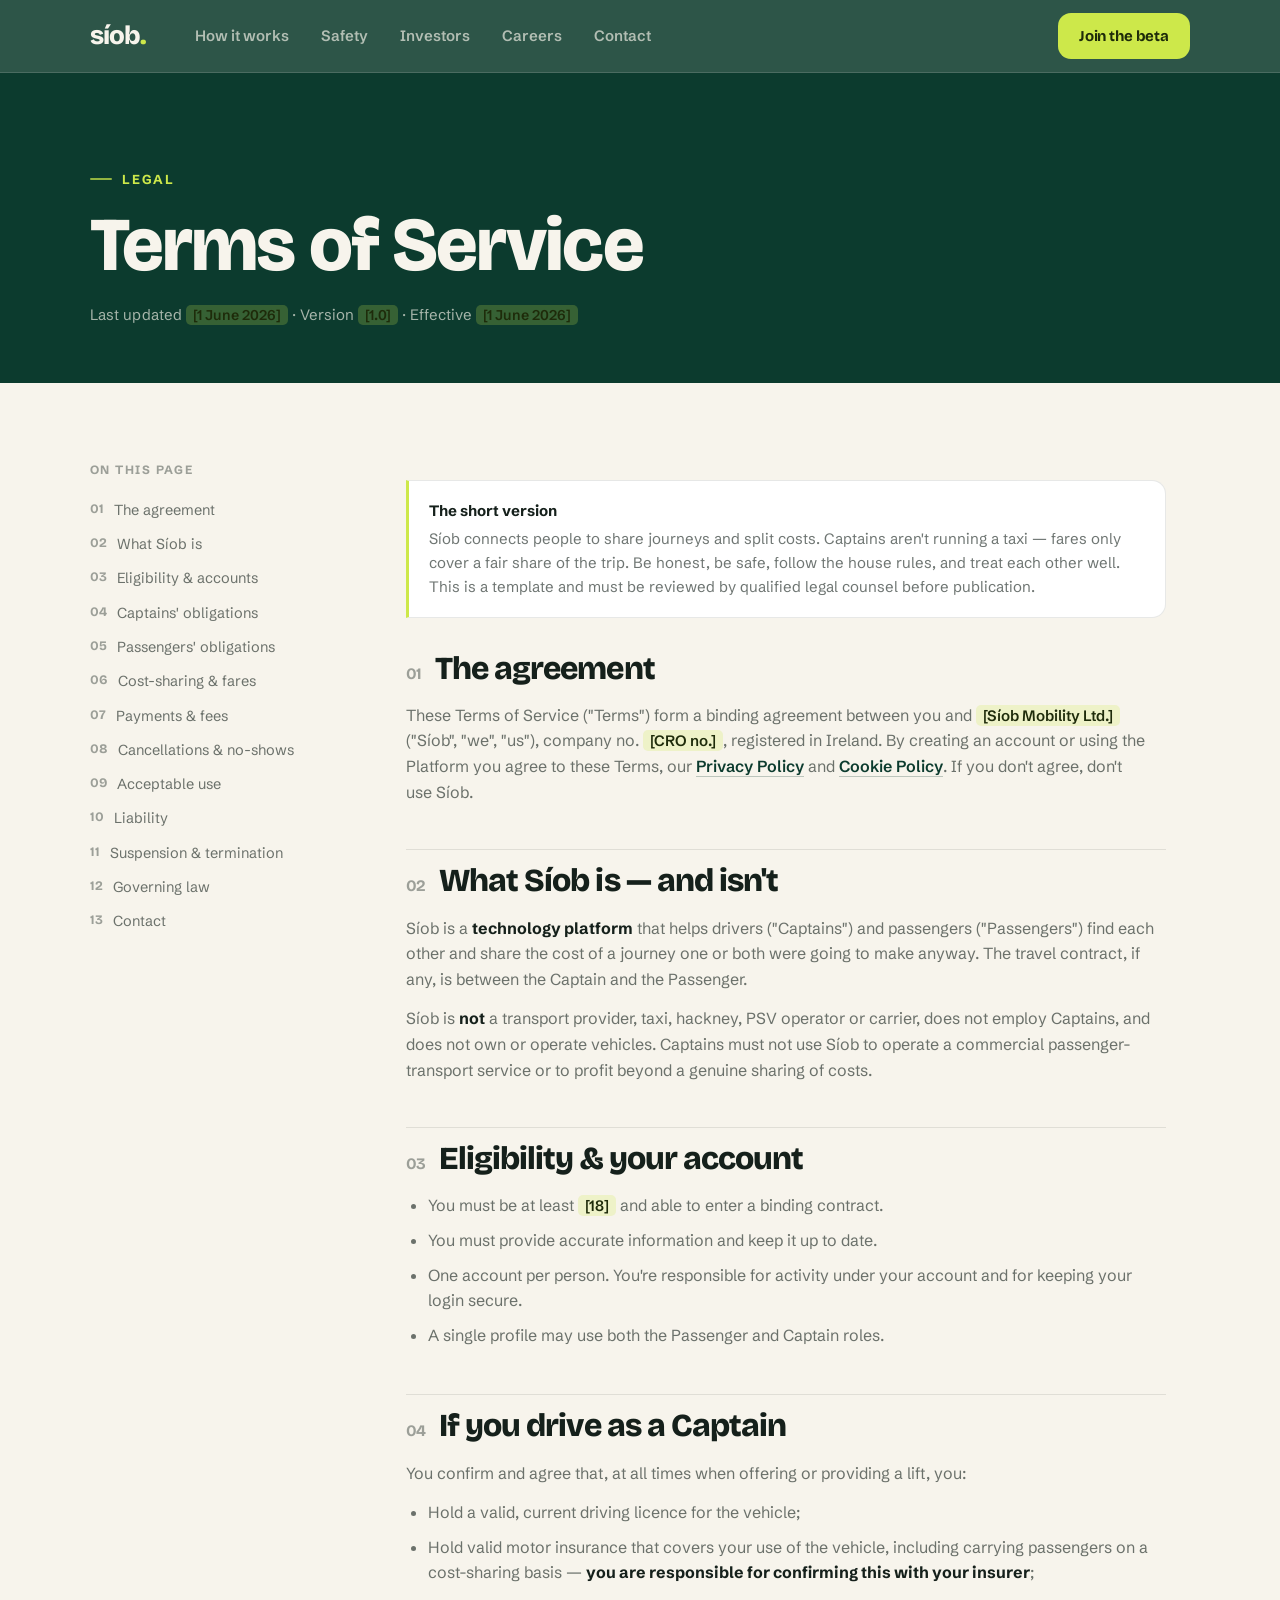
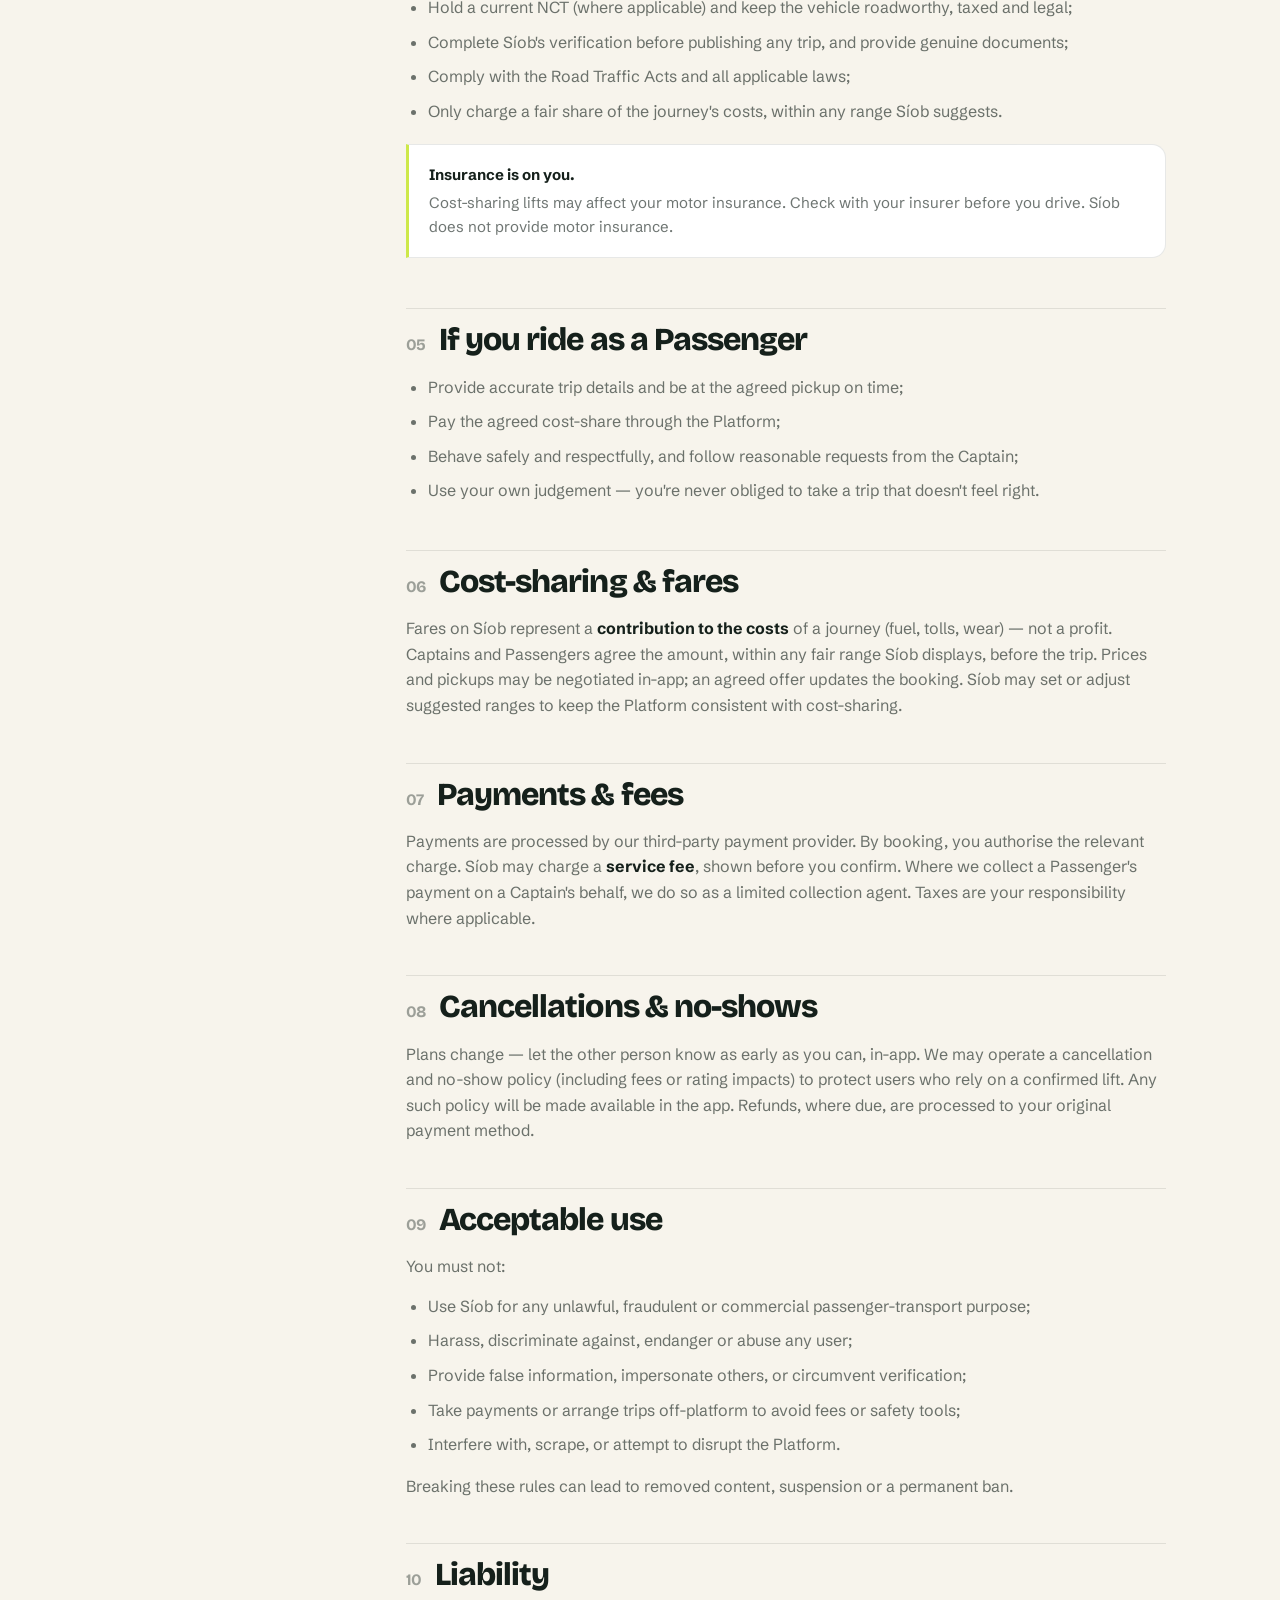
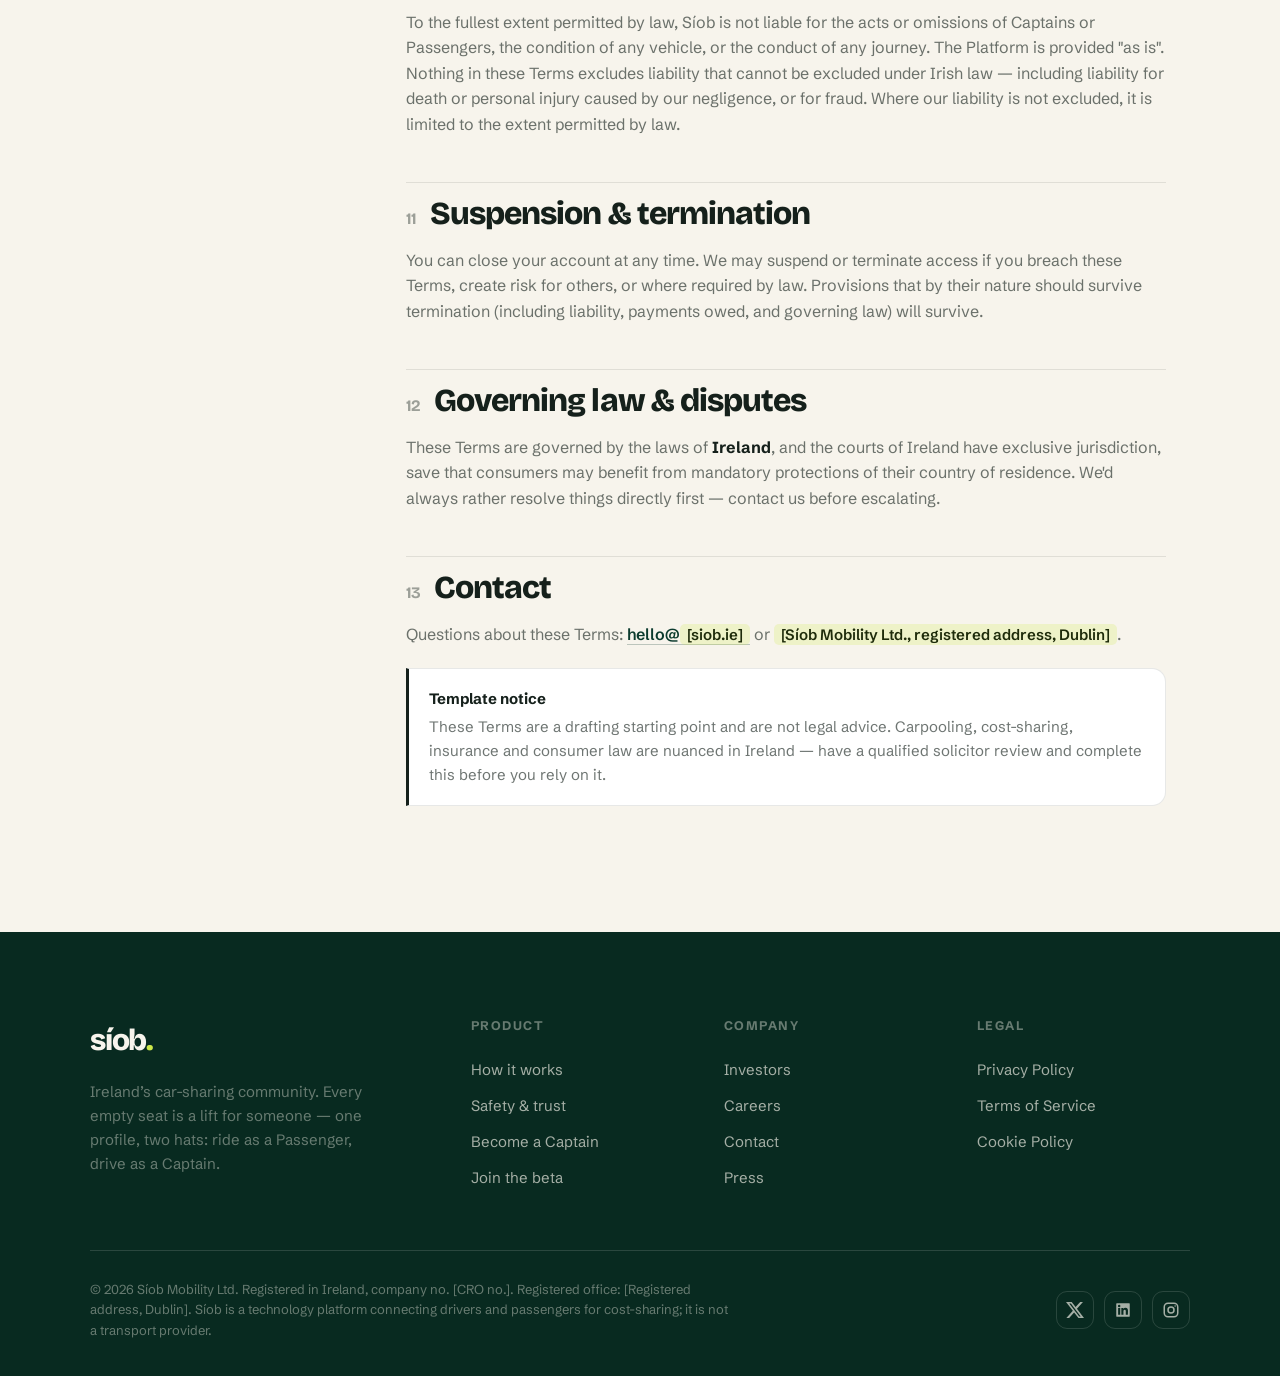
<file: terms.html>
<!DOCTYPE html>
<html lang="en">
<head>
<meta charset="utf-8" />
<meta name="viewport" content="width=device-width, initial-scale=1" />
<title>Terms of Service — Síob</title>
<meta name="description" content="The terms that govern your use of the Síob platform as a Passenger, a Captain, or both." />
<link rel="preconnect" href="https://fonts.googleapis.com" />
<link rel="preconnect" href="https://fonts.gstatic.com" crossorigin />
<link href="https://fonts.googleapis.com/css2?family=Bricolage+Grotesque:opsz,wght@12..96,400..800&family=Schibsted+Grotesk:wght@400;500;600;700&display=swap" rel="stylesheet" />
<link rel="stylesheet" href="assets/site.css" />
</head>
<body data-page="terms" data-nav="green">
<div id="site-nav"></div>

<main>
  <section class="doc-hero">
    <div class="container">
      <p class="eyebrow">Legal</p>
      <h1>Terms of Service</h1>
      <p class="meta">Last updated <span class="placeholder">[1 June 2026]</span> · Version <span class="placeholder">[1.0]</span> · Effective <span class="placeholder">[1 June 2026]</span></p>
    </div>
  </section>

  <section class="section--tight bg-cream">
    <div class="container doc-wrap">
      <aside class="doc-toc">
        <h5>On this page</h5>
        <ol>
          <li><a href="#agreement">The agreement</a></li>
          <li><a href="#what">What Síob is</a></li>
          <li><a href="#eligibility">Eligibility &amp; accounts</a></li>
          <li><a href="#captains">Captains' obligations</a></li>
          <li><a href="#passengers">Passengers' obligations</a></li>
          <li><a href="#fares">Cost-sharing &amp; fares</a></li>
          <li><a href="#payments">Payments &amp; fees</a></li>
          <li><a href="#cancellation">Cancellations &amp; no-shows</a></li>
          <li><a href="#conduct">Acceptable use</a></li>
          <li><a href="#liability">Liability</a></li>
          <li><a href="#suspension">Suspension &amp; termination</a></li>
          <li><a href="#law">Governing law</a></li>
          <li><a href="#contact">Contact</a></li>
        </ol>
      </aside>

      <div class="doc-body">
        <div class="callout"><p><strong>The short version</strong>Síob connects people to share journeys and split costs. Captains aren't running a taxi — fares only cover a fair share of the trip. Be honest, be safe, follow the house rules, and treat each other well. This is a template and must be reviewed by qualified legal counsel before publication.</p></div>

        <section id="agreement">
          <h2><span class="h-n">01</span> The agreement</h2>
          <p>These Terms of Service ("Terms") form a binding agreement between you and <strong><span class="placeholder">[Síob Mobility Ltd.]</span></strong> ("Síob", "we", "us"), company no. <span class="placeholder">[CRO no.]</span>, registered in Ireland. By creating an account or using the Platform you agree to these Terms, our <a class="inline" href="privacy.html">Privacy Policy</a> and <a class="inline" href="cookies.html">Cookie Policy</a>. If you don't agree, don't use Síob.</p>
        </section>

        <section id="what">
          <h2><span class="h-n">02</span> What Síob is — and isn't</h2>
          <p>Síob is a <strong>technology platform</strong> that helps drivers ("Captains") and passengers ("Passengers") find each other and share the cost of a journey one or both were going to make anyway. The travel contract, if any, is between the Captain and the Passenger.</p>
          <p>Síob is <strong>not</strong> a transport provider, taxi, hackney, PSV operator or carrier, does not employ Captains, and does not own or operate vehicles. Captains must not use Síob to operate a commercial passenger-transport service or to profit beyond a genuine sharing of costs.</p>
        </section>

        <section id="eligibility">
          <h2><span class="h-n">03</span> Eligibility &amp; your account</h2>
          <ul>
            <li>You must be at least <span class="placeholder">[18]</span> and able to enter a binding contract.</li>
            <li>You must provide accurate information and keep it up to date.</li>
            <li>One account per person. You're responsible for activity under your account and for keeping your login secure.</li>
            <li>A single profile may use both the Passenger and Captain roles.</li>
          </ul>
        </section>

        <section id="captains">
          <h2><span class="h-n">04</span> If you drive as a Captain</h2>
          <p>You confirm and agree that, at all times when offering or providing a lift, you:</p>
          <ul>
            <li>Hold a valid, current driving licence for the vehicle;</li>
            <li>Hold valid motor insurance that covers your use of the vehicle, including carrying passengers on a cost-sharing basis — <strong>you are responsible for confirming this with your insurer</strong>;</li>
            <li>Hold a current NCT (where applicable) and keep the vehicle roadworthy, taxed and legal;</li>
            <li>Complete Síob's verification before publishing any trip, and provide genuine documents;</li>
            <li>Comply with the Road Traffic Acts and all applicable laws;</li>
            <li>Only charge a fair share of the journey's costs, within any range Síob suggests.</li>
          </ul>
          <div class="callout"><p><strong>Insurance is on you.</strong> Cost-sharing lifts may affect your motor insurance. Check with your insurer before you drive. Síob does not provide motor insurance.</p></div>
        </section>

        <section id="passengers">
          <h2><span class="h-n">05</span> If you ride as a Passenger</h2>
          <ul>
            <li>Provide accurate trip details and be at the agreed pickup on time;</li>
            <li>Pay the agreed cost-share through the Platform;</li>
            <li>Behave safely and respectfully, and follow reasonable requests from the Captain;</li>
            <li>Use your own judgement — you're never obliged to take a trip that doesn't feel right.</li>
          </ul>
        </section>

        <section id="fares">
          <h2><span class="h-n">06</span> Cost-sharing &amp; fares</h2>
          <p>Fares on Síob represent a <strong>contribution to the costs</strong> of a journey (fuel, tolls, wear) — not a profit. Captains and Passengers agree the amount, within any fair range Síob displays, before the trip. Prices and pickups may be negotiated in-app; an agreed offer updates the booking. Síob may set or adjust suggested ranges to keep the Platform consistent with cost-sharing.</p>
        </section>

        <section id="payments">
          <h2><span class="h-n">07</span> Payments &amp; fees</h2>
          <p>Payments are processed by our third-party payment provider. By booking, you authorise the relevant charge. Síob may charge a <strong>service fee</strong>, shown before you confirm. Where we collect a Passenger's payment on a Captain's behalf, we do so as a limited collection agent. Taxes are your responsibility where applicable.</p>
        </section>

        <section id="cancellation">
          <h2><span class="h-n">08</span> Cancellations &amp; no-shows</h2>
          <p>Plans change — let the other person know as early as you can, in-app. We may operate a cancellation and no-show policy (including fees or rating impacts) to protect users who rely on a confirmed lift. Any such policy will be made available in the app. Refunds, where due, are processed to your original payment method.</p>
        </section>

        <section id="conduct">
          <h2><span class="h-n">09</span> Acceptable use</h2>
          <p>You must not:</p>
          <ul>
            <li>Use Síob for any unlawful, fraudulent or commercial passenger-transport purpose;</li>
            <li>Harass, discriminate against, endanger or abuse any user;</li>
            <li>Provide false information, impersonate others, or circumvent verification;</li>
            <li>Take payments or arrange trips off-platform to avoid fees or safety tools;</li>
            <li>Interfere with, scrape, or attempt to disrupt the Platform.</li>
          </ul>
          <p>Breaking these rules can lead to removed content, suspension or a permanent ban.</p>
        </section>

        <section id="liability">
          <h2><span class="h-n">10</span> Liability</h2>
          <p>To the fullest extent permitted by law, Síob is not liable for the acts or omissions of Captains or Passengers, the condition of any vehicle, or the conduct of any journey. The Platform is provided "as is". Nothing in these Terms excludes liability that cannot be excluded under Irish law — including liability for death or personal injury caused by our negligence, or for fraud. Where our liability is not excluded, it is limited to the extent permitted by law.</p>
        </section>

        <section id="suspension">
          <h2><span class="h-n">11</span> Suspension &amp; termination</h2>
          <p>You can close your account at any time. We may suspend or terminate access if you breach these Terms, create risk for others, or where required by law. Provisions that by their nature should survive termination (including liability, payments owed, and governing law) will survive.</p>
        </section>

        <section id="law">
          <h2><span class="h-n">12</span> Governing law &amp; disputes</h2>
          <p>These Terms are governed by the laws of <strong>Ireland</strong>, and the courts of Ireland have exclusive jurisdiction, save that consumers may benefit from mandatory protections of their country of residence. We'd always rather resolve things directly first — contact us before escalating.</p>
        </section>

        <section id="contact">
          <h2><span class="h-n">13</span> Contact</h2>
          <p>Questions about these Terms: <a class="inline" href="mailto:hello@siob.ie">hello@<span class="placeholder">[siob.ie]</span></a> or <span class="placeholder">[Síob Mobility Ltd., registered address, Dublin]</span>.</p>
          <div class="callout" style="border-left-color:var(--ink)"><p><strong>Template notice</strong>These Terms are a drafting starting point and are not legal advice. Carpooling, cost-sharing, insurance and consumer law are nuanced in Ireland — have a qualified solicitor review and complete this before you rely on it.</p></div>
        </section>
      </div>
    </div>
  </section>
</main>

<div id="site-footer"></div>
<script src="assets/site.js"></script>
</body>
</html>
</file>
<file: assets/site.css>
/* ============================================================
   Síob — public website shared styles
   Brand: Forest green + Lime. Display: Bricolage Grotesque.
   Body: Schibsted Grotesk.
   ============================================================ */

:root{
  /* palette */
  --green:#0C3B2E;
  --green2:#11503E;
  --green-deep:#082A20;
  --lime:#CDE84A;
  --lime-ink:#1E2B0A;
  --cream:#F7F4EC;
  --cream-2:#EFEADC;
  --white:#FFFFFF;
  --ink:#15201B;
  --ink-soft:rgba(21,32,27,0.62);
  --ink-faint:rgba(21,32,27,0.40);
  --cream-soft:rgba(247,244,236,0.66);
  --cream-faint:rgba(247,244,236,0.40);
  --hairline:rgba(21,32,27,0.10);
  --hairline-strong:rgba(21,32,27,0.16);
  --hairline-green:rgba(247,244,236,0.14);

  --shadow-card:0 2px 16px rgba(12,59,46,0.07);
  --shadow-lift:0 6px 28px rgba(12,59,46,0.13);
  --shadow-float:0 18px 60px rgba(8,42,32,0.28);

  --maxw:1180px;
  --pad:clamp(20px,5vw,40px);
  --radius-lg:26px;
  --radius:18px;
  --radius-sm:14px;

  --display:"Bricolage Grotesque",sans-serif;
  --body:"Schibsted Grotesk",sans-serif;
}

*{box-sizing:border-box;}
html{scroll-behavior:smooth;-webkit-text-size-adjust:100%;}
body{
  margin:0;
  font-family:var(--body);
  background:var(--cream);
  color:var(--ink);
  font-size:17px;
  line-height:1.6;
  -webkit-font-smoothing:antialiased;
  text-rendering:optimizeLegibility;
}
img{max-width:100%;display:block;}
a{color:inherit;text-decoration:none;}
::selection{background:var(--lime);color:var(--lime-ink);}

h1,h2,h3,h4{font-family:var(--display);font-weight:800;line-height:1.04;letter-spacing:-0.025em;margin:0;color:var(--ink);}
h1{font-size:clamp(38px,6.2vw,76px);}
h2{font-size:clamp(30px,4.4vw,52px);letter-spacing:-0.03em;}
h3{font-size:clamp(22px,2.6vw,30px);letter-spacing:-0.02em;}
h4{font-size:20px;letter-spacing:-0.015em;}
p{margin:0;text-wrap:pretty;}

.container{max-width:var(--maxw);margin:0 auto;padding-inline:var(--pad);width:100%;}
.section{padding-block:clamp(64px,9vw,120px);}
.section--tight{padding-block:clamp(48px,6vw,80px);}

/* surface variants */
.bg-green{background:var(--green);color:var(--cream);}
.bg-green h1,.bg-green h2,.bg-green h3,.bg-green h4,
.bg-green-deep h1,.bg-green-deep h2,.bg-green-deep h3,.bg-green-deep h4{color:var(--cream);}
.bg-green-deep{background:var(--green-deep);color:var(--cream);}
.bg-cream{background:var(--cream);}
.bg-white{background:var(--white);}
.bg-lime{background:var(--lime);color:var(--lime-ink);}
.bg-lime h1,.bg-lime h2,.bg-lime h3{color:var(--lime-ink);}

/* eyebrow */
.eyebrow{
  font-family:var(--body);
  font-weight:700;
  font-size:13px;
  letter-spacing:0.14em;
  text-transform:uppercase;
  color:var(--ink-faint);
  margin:0 0 16px;
  display:flex;align-items:center;gap:10px;
}
.bg-green .eyebrow,.bg-green-deep .eyebrow{color:var(--lime);}
.eyebrow::before{content:"";width:22px;height:2px;background:currentColor;opacity:0.7;border-radius:2px;}
.eyebrow.no-rule::before{display:none;}

.lead{font-size:clamp(17px,1.8vw,21px);line-height:1.55;color:var(--ink-soft);}
.bg-green .lead,.bg-green-deep .lead{color:var(--cream-soft);}
.dot-lime{color:var(--lime);}

/* ---------- buttons ---------- */
.btn{
  display:inline-flex;align-items:center;justify-content:center;gap:10px;
  font-family:var(--display);font-weight:700;font-size:16px;letter-spacing:-0.01em;
  height:54px;padding-inline:26px;border-radius:16px;border:1.5px solid transparent;
  cursor:pointer;transition:transform .15s ease,opacity .15s ease,background .2s ease,border-color .2s ease;
  white-space:nowrap;
}
.btn:active{transform:scale(.97);}
.btn svg{width:18px;height:18px;}
.btn--lime{background:var(--lime);color:var(--lime-ink);}
.btn--lime:hover{background:#d7f061;}
.btn--ink{background:var(--ink);color:var(--cream);}
.btn--ink:hover{opacity:.9;}
.btn--cream{background:var(--cream);color:var(--ink);}
.btn--ghost{background:transparent;border-color:var(--hairline-strong);color:var(--ink);}
.btn--ghost:hover{border-color:var(--ink);}
.bg-green .btn--ghost,.bg-green-deep .btn--ghost{border-color:var(--hairline-green);color:var(--cream);}
.bg-green .btn--ghost:hover,.bg-green-deep .btn--ghost:hover{border-color:var(--cream);background:rgba(247,244,236,0.06);}
.btn--sm{height:46px;font-size:15px;padding-inline:20px;border-radius:13px;}
.btn--block{width:100%;}

.linkarrow{display:inline-flex;align-items:center;gap:8px;font-weight:700;color:var(--green);font-family:var(--display);letter-spacing:-0.01em;}
.bg-green .linkarrow,.bg-green-deep .linkarrow{color:var(--lime);}
.linkarrow svg{width:16px;height:16px;transition:transform .2s ease;}
.linkarrow:hover svg{transform:translateX(4px);}

/* live pill */
.livepill{
  display:inline-flex;align-items:center;gap:9px;
  background:rgba(247,244,236,0.08);border:1px solid var(--hairline-green);
  padding:8px 15px 8px 13px;border-radius:999px;
  font-size:13.5px;font-weight:600;color:var(--cream-soft);
}
.livepill .dot{width:8px;height:8px;border-radius:50%;background:var(--lime);box-shadow:0 0 0 4px rgba(205,232,74,0.18);animation:pulse 2.4s ease-in-out infinite;}
@keyframes pulse{0%,100%{box-shadow:0 0 0 4px rgba(205,232,74,0.18);}50%{box-shadow:0 0 0 7px rgba(205,232,74,0.05);}}
.livepill.on-light{background:rgba(12,59,46,0.06);border-color:var(--hairline);color:var(--ink-soft);}

/* badges / chips */
.chip{display:inline-flex;align-items:center;gap:8px;border:1.5px solid var(--hairline-strong);border-radius:999px;padding:9px 16px;font-size:14px;font-weight:600;color:var(--ink-soft);}
.bg-green .chip{border-color:var(--hairline-green);color:var(--cream-soft);}
.tag{display:inline-flex;align-items:center;gap:6px;background:rgba(12,59,46,0.07);color:var(--green);font-weight:700;font-size:12.5px;padding:5px 11px;border-radius:999px;letter-spacing:0.02em;}

/* ---------- nav ---------- */
.nav{position:sticky;top:0;z-index:80;background:rgba(247,244,236,0.82);backdrop-filter:saturate(1.4) blur(14px);border-bottom:1px solid var(--hairline);}
.nav--green{background:rgba(12,59,46,0.86);border-bottom-color:var(--hairline-green);}
.nav__inner{display:flex;align-items:center;gap:28px;height:72px;}
.wordmark{font-family:var(--display);font-weight:800;font-size:26px;letter-spacing:-0.04em;color:var(--ink);}
.nav--green .wordmark{color:var(--cream);}
.wordmark .pd{color:var(--lime);}
.nav__links{display:flex;align-items:center;gap:6px;margin-left:8px;}
.nav__links a{font-size:15px;font-weight:600;color:var(--ink-soft);padding:9px 13px;border-radius:10px;transition:background .15s,color .15s;}
.nav__links a:hover{color:var(--ink);background:rgba(12,59,46,0.05);}
.nav__links a.active{color:var(--green);}
.nav--green .nav__links a{color:var(--cream-soft);}
.nav--green .nav__links a:hover{color:var(--cream);background:rgba(247,244,236,0.07);}
.nav--green .nav__links a.active{color:var(--lime);}
.nav__cta{margin-left:auto;display:flex;align-items:center;gap:12px;}
.nav__burger{display:none;background:none;border:0;cursor:pointer;padding:8px;margin-left:auto;color:inherit;}
.nav__burger svg{width:26px;height:26px;}

@media(max-width:880px){
  .nav__links{display:none;position:absolute;top:72px;left:0;right:0;flex-direction:column;align-items:stretch;gap:2px;background:var(--cream);padding:14px var(--pad) 22px;border-bottom:1px solid var(--hairline);box-shadow:var(--shadow-lift);margin:0;}
  .nav--green .nav__links{background:var(--green);}
  .nav.open .nav__links{display:flex;}
  .nav__links a{font-size:17px;padding:13px 12px;}
  .nav__cta .btn:not(.nav__primary){display:none;}
  .nav__burger{display:inline-flex;}
}

/* ---------- footer ---------- */
.footer{background:var(--green-deep);color:var(--cream-soft);padding-block:clamp(56px,7vw,84px) 36px;}
.footer__top{display:grid;grid-template-columns:1.6fr 1fr 1fr 1fr;gap:40px;}
.footer__brand .wordmark{color:var(--cream);font-size:30px;}
.footer__brand p{margin-top:16px;max-width:300px;font-size:15px;line-height:1.6;color:var(--cream-faint);}
.footer__col h5{font-family:var(--body);font-size:12.5px;font-weight:700;letter-spacing:0.12em;text-transform:uppercase;color:var(--cream-faint);margin:0 0 16px;}
.footer__col a{display:block;font-size:15px;color:var(--cream-soft);padding:6px 0;transition:color .15s;}
.footer__col a:hover{color:var(--lime);}
.footer__bottom{display:flex;flex-wrap:wrap;gap:16px;align-items:center;justify-content:space-between;margin-top:54px;padding-top:28px;border-top:1px solid var(--hairline-green);font-size:13px;color:var(--cream-faint);}
.footer__bottom .legal-mini{max-width:640px;line-height:1.55;}
.footer__social{display:flex;gap:10px;}
.footer__social a{width:38px;height:38px;border:1px solid var(--hairline-green);border-radius:11px;display:grid;place-items:center;color:var(--cream-soft);transition:background .15s,color .15s,border-color .15s;}
.footer__social a:hover{background:var(--lime);color:var(--lime-ink);border-color:var(--lime);}
.footer__social svg{width:18px;height:18px;}
@media(max-width:760px){.footer__top{grid-template-columns:1fr 1fr;gap:32px;}.footer__brand{grid-column:1 / -1;}}

/* ---------- generic cards / grids ---------- */
.grid{display:grid;gap:20px;}
.grid-2{grid-template-columns:repeat(2,1fr);}
.grid-3{grid-template-columns:repeat(3,1fr);}
.grid-4{grid-template-columns:repeat(4,1fr);}
@media(max-width:900px){.grid-3,.grid-4{grid-template-columns:repeat(2,1fr);}}
@media(max-width:620px){.grid-2,.grid-3,.grid-4{grid-template-columns:1fr;}}

.card{background:var(--white);border:1px solid var(--hairline);border-radius:var(--radius-lg);padding:26px;box-shadow:var(--shadow-card);}
.card--green{background:var(--green2);border-color:var(--hairline-green);color:var(--cream);box-shadow:none;}
.card--lime{background:var(--lime);border-color:transparent;color:var(--lime-ink);box-shadow:none;}
.card .ic{width:48px;height:48px;border-radius:14px;display:grid;place-items:center;background:rgba(12,59,46,0.07);color:var(--green);margin-bottom:18px;}
.card--green .ic{background:rgba(205,232,74,0.16);color:var(--lime);}
.card--lime .ic{background:rgba(30,43,10,0.10);color:var(--lime-ink);}
.card .ic svg{width:24px;height:24px;}
.card h3,.card h4{margin-bottom:10px;}
.card p{color:var(--ink-soft);font-size:15.5px;}
.card--green p{color:var(--cream-soft);}
.card--lime p{color:rgba(30,43,10,0.78);}

/* stat */
.statrow{display:grid;grid-template-columns:repeat(4,1fr);gap:24px;}
@media(max-width:760px){.statrow{grid-template-columns:repeat(2,1fr);gap:28px 24px;}}
.stat .num{font-family:var(--display);font-weight:800;font-size:clamp(34px,4.6vw,52px);letter-spacing:-0.03em;line-height:1;}
.bg-green .stat .num,.bg-green-deep .stat .num{color:var(--cream);}
.stat .num .u{color:var(--lime);}
.stat .lbl{margin-top:10px;font-size:14px;color:var(--ink-soft);}
.bg-green .stat .lbl,.bg-green-deep .stat .lbl{color:var(--cream-soft);}

/* ---------- phone mockup ---------- */
.phone{
  width:300px;flex:none;border-radius:46px;background:#0a0a0a;
  padding:11px;box-shadow:var(--shadow-float);position:relative;
}
.phone__screen{border-radius:36px;overflow:hidden;position:relative;height:620px;background:var(--green);}
.phone__notch{position:absolute;top:11px;left:50%;transform:translateX(-50%);width:120px;height:30px;background:#0a0a0a;border-radius:0 0 18px 18px;z-index:6;}
.phone--sm .phone__screen{height:540px;}

/* mini app screen building blocks (reused across mockups) */
.appscreen{position:absolute;inset:0;display:flex;flex-direction:column;font-family:var(--body);}
.app-status{display:flex;justify-content:space-between;align-items:center;padding:14px 22px 0;font-size:13px;font-weight:700;}
.app-pad{padding:8px 22px 22px;display:flex;flex-direction:column;flex:1;min-height:0;}

/* split / media rows */
.split{display:grid;grid-template-columns:1fr 1fr;gap:clamp(32px,6vw,80px);align-items:center;}
.split--media-first{}
@media(max-width:860px){.split{grid-template-columns:1fr;gap:40px;}.split .order-media{order:-1;}}

/* numbered steps */
.steps{display:grid;gap:18px;}
.step{display:flex;gap:18px;align-items:flex-start;}
.step__n{flex:none;width:44px;height:44px;border-radius:13px;background:var(--green);color:var(--lime);font-family:var(--display);font-weight:800;font-size:19px;display:grid;place-items:center;}
.bg-green .step__n{background:var(--lime);color:var(--lime-ink);}
.step h4{margin-bottom:5px;}
.step p{color:var(--ink-soft);font-size:15.5px;}
.bg-green .step p{color:var(--cream-soft);}

/* image placeholder slot */
.imgslot{position:relative;background:linear-gradient(135deg,var(--cream-2),#e5dfcd);border:1.5px dashed var(--hairline-strong);border-radius:var(--radius-lg);min-height:280px;display:grid;place-items:center;color:var(--ink-faint);overflow:hidden;}
.imgslot span{font-size:13px;font-weight:600;letter-spacing:0.06em;text-transform:uppercase;display:flex;align-items:center;gap:8px;}
.imgslot svg{width:18px;height:18px;}

/* ---------- legal / doc layout ---------- */
.doc-hero{background:var(--green);color:var(--cream);padding-block:clamp(56px,8vw,96px) clamp(40px,5vw,56px);}
.doc-hero h1{color:var(--cream);}
.doc-hero .eyebrow{color:var(--lime);}
.doc-hero p.meta{margin-top:18px;color:var(--cream-soft);font-size:15px;}
.doc-wrap{display:grid;grid-template-columns:260px 1fr;gap:56px;align-items:start;}
@media(max-width:900px){.doc-wrap{grid-template-columns:1fr;gap:32px;}.doc-toc{position:static !important;}}
.doc-toc{position:sticky;top:96px;}
.doc-toc h5{font-size:12px;letter-spacing:0.12em;text-transform:uppercase;color:var(--ink-faint);margin:0 0 14px;font-weight:700;}
.doc-toc ol{list-style:none;margin:0;padding:0;counter-reset:t;}
.doc-toc li{counter-increment:t;}
.doc-toc a{display:flex;gap:10px;padding:7px 0;font-size:14.5px;color:var(--ink-soft);line-height:1.4;}
.doc-toc a::before{content:counter(t,decimal-leading-zero);font-family:var(--display);font-weight:700;color:var(--ink-faint);font-size:13px;}
.doc-toc a:hover{color:var(--green);}
.doc-body{max-width:760px;}
.doc-body section{padding-block:14px 30px;scroll-margin-top:90px;}
.doc-body section + section{border-top:1px solid var(--hairline);}
.doc-body h2{font-size:clamp(24px,3vw,32px);margin-bottom:18px;display:flex;gap:14px;align-items:baseline;}
.doc-body h2 .h-n{font-size:16px;color:var(--ink-faint);font-family:var(--display);font-weight:700;}
.doc-body h3{font-size:19px;margin:26px 0 10px;}
.doc-body p{margin-bottom:14px;color:var(--ink-soft);font-size:16px;}
.doc-body ul{margin:0 0 16px;padding-left:22px;color:var(--ink-soft);}
.doc-body li{margin-bottom:9px;font-size:16px;}
.doc-body strong{color:var(--ink);font-weight:700;}
.doc-body a.inline{color:var(--green);font-weight:600;border-bottom:1.5px solid rgba(12,59,46,0.25);}
.callout{background:var(--white);border:1px solid var(--hairline);border-left:3px solid var(--lime);border-radius:0 14px 14px 0;padding:18px 20px;margin:20px 0;}
.callout p{margin:0;font-size:15px;}
.callout strong{display:block;margin-bottom:4px;}
.placeholder{background:rgba(205,232,74,0.22);border-radius:5px;padding:1px 7px;font-weight:600;color:var(--lime-ink);font-size:0.94em;white-space:nowrap;}
.bg-green .placeholder{color:var(--lime);background:rgba(205,232,74,0.14);}
.doc-table{width:100%;border-collapse:collapse;margin:8px 0 22px;font-size:14.5px;}
.doc-table th,.doc-table td{text-align:left;padding:12px 14px;border-bottom:1px solid var(--hairline);vertical-align:top;color:var(--ink-soft);}
.doc-table th{font-family:var(--body);font-weight:700;color:var(--ink);background:rgba(12,59,46,0.04);font-size:13px;letter-spacing:0.02em;}
.doc-table tr:last-child td{border-bottom:0;}

/* reveal-on-scroll */
.reveal{opacity:0;transform:translateY(22px);transition:opacity .7s cubic-bezier(.2,.7,.2,1),transform .7s cubic-bezier(.2,.7,.2,1);}
.reveal.in{opacity:1;transform:none;}
@media(prefers-reduced-motion:reduce){.reveal{opacity:1;transform:none;transition:none;}.livepill .dot{animation:none;}}

/* misc utilities */
.center{text-align:center;}
.mx-auto{margin-inline:auto;}
.mt-s{margin-top:14px;}.mt-m{margin-top:24px;}.mt-l{margin-top:40px;}
.maxw-sm{max-width:540px;}.maxw-md{max-width:680px;}.maxw-lg{max-width:820px;}
.flex{display:flex;}.gap-s{gap:10px;}.gap-m{gap:16px;}.wrap{flex-wrap:wrap;}
.cta-row{display:flex;flex-wrap:wrap;gap:14px;align-items:center;}
.store-badge{display:inline-flex;align-items:center;gap:11px;background:var(--ink);color:var(--cream);border-radius:14px;padding:11px 18px;}
.store-badge svg{width:24px;height:24px;}
.store-badge .sb-t{font-size:11px;line-height:1.1;opacity:.7;}
.store-badge .sb-b{font-family:var(--display);font-weight:700;font-size:16px;line-height:1.15;}
.store-badge.on-green{background:var(--cream);color:var(--ink);}

/* ============================================================
   App-screen mockups (rendered inside .phone__screen)
   ============================================================ */
.as{position:absolute;inset:0;display:flex;flex-direction:column;font-family:var(--body);color:var(--cream);font-size:13px;}
.as--cream{background:var(--cream);color:var(--ink);}
.as__bar{display:flex;justify-content:space-between;align-items:center;padding:14px 20px 0;font-size:12.5px;font-weight:700;letter-spacing:-0.01em;flex:none;}
.as__bar .sig{display:flex;gap:4px;align-items:center;}
.as__bar .sig i{width:4px;height:4px;border-radius:50%;background:currentColor;display:block;}
.as__body{flex:1;min-height:0;padding:6px 20px 20px;display:flex;flex-direction:column;}
.as__wm{font-family:var(--display);font-weight:800;font-size:19px;letter-spacing:-0.04em;}
.as__wm .pd{color:var(--lime);}
.as--cream .as__wm{color:var(--ink);}
.as__av{width:32px;height:32px;border-radius:50%;display:grid;place-items:center;font-family:var(--display);font-weight:800;font-size:12px;}
.as__eyebrow{font-size:10px;font-weight:700;letter-spacing:0.12em;text-transform:uppercase;}
.as__h{font-family:var(--display);font-weight:800;letter-spacing:-0.03em;line-height:1.05;}

/* role select */
.rs-top{display:flex;justify-content:space-between;align-items:center;}
.rs-card{border-radius:20px;padding:16px 17px;flex:1;display:flex;flex-direction:column;position:relative;overflow:hidden;}
.rs-card .ric{width:34px;height:34px;}
.rs-card .rttl{font-family:var(--display);font-weight:800;letter-spacing:-0.02em;font-size:21px;margin-top:auto;}
.rs-card .rsub{font-size:11.5px;line-height:1.4;margin-top:5px;}
.rs-card--lime{background:var(--lime);color:var(--lime-ink);}
.rs-card--lime .rsub{color:rgba(30,43,10,0.72);}
.rs-card--glass{background:rgba(247,244,236,0.07);border:1.5px solid var(--hairline-green);}
.rs-card--glass .rsub{color:var(--cream-soft);}
.rs-chip{position:absolute;top:14px;right:14px;width:30px;height:30px;border-radius:50%;display:grid;place-items:center;background:rgba(30,43,10,0.12);}

/* results / chat shared */
.as-iconbtn{width:34px;height:34px;border-radius:50%;border:1px solid var(--hairline);background:var(--white);display:grid;place-items:center;color:var(--ink);flex:none;}
.as-sortrow{display:flex;gap:7px;margin-top:14px;}
.as-sort{font-size:11px;font-weight:600;padding:7px 12px;border-radius:999px;border:1.5px solid var(--hairline-strong);color:var(--ink-soft);white-space:nowrap;}
.as-sort.on{background:var(--ink);color:var(--cream);border-color:var(--ink);}
.as-grouplbl{display:flex;align-items:center;gap:10px;font-size:10px;font-weight:700;letter-spacing:0.1em;text-transform:uppercase;color:var(--ink-faint);margin:16px 0 10px;}
.as-grouplbl::after{content:"";flex:1;height:1px;background:var(--hairline);}
.ride{background:var(--white);border:1px solid var(--hairline);border-radius:17px;padding:13px 14px;box-shadow:var(--shadow-card);margin-bottom:11px;position:relative;}
.ride.feat{border:1.5px solid var(--green);box-shadow:var(--shadow-lift);}
.ride .r1{display:flex;justify-content:space-between;align-items:baseline;}
.ride .rtime{font-family:var(--display);font-weight:800;font-size:17px;letter-spacing:-0.02em;}
.ride .rtime small{font-family:var(--body);font-weight:600;font-size:11.5px;color:var(--ink-faint);}
.ride .rprice{font-family:var(--display);font-weight:800;font-size:17px;color:var(--green);}
.ride .r2{display:flex;align-items:center;gap:9px;margin-top:11px;}
.ride .r2 .nm{font-size:12px;font-weight:700;}
.ride .r2 .mt{font-size:12px;color:var(--ink-soft);}
.ride .seats{margin-left:auto;font-size:10.5px;font-weight:700;color:var(--green);background:rgba(12,59,46,0.07);padding:4px 9px;border-radius:999px;}
.ride .vbadge{position:absolute;top:-9px;right:12px;background:var(--lime);color:var(--lime-ink);font-size:9.5px;font-weight:800;padding:4px 9px;border-radius:999px;box-shadow:var(--shadow-card);}

/* chat */
.ch-head{background:var(--green);padding:16px 18px 12px;flex:none;}
.ch-row{display:flex;align-items:center;gap:10px;}
.ch-ctx{display:flex;justify-content:space-between;align-items:center;background:rgba(247,244,236,0.08);border:1px solid var(--hairline-green);border-radius:11px;padding:7px 12px;margin-top:11px;font-size:11px;font-weight:600;color:var(--cream-soft);}
.ch-thread{flex:1;background:var(--cream);padding:14px 16px;display:flex;flex-direction:column;gap:9px;}
.bub{max-width:74%;padding:9px 13px;font-size:12px;line-height:1.4;}
.bub.them{background:var(--white);border:1px solid var(--hairline);border-radius:16px 16px 16px 5px;color:var(--ink);}
.bub.me{background:var(--green);color:var(--cream);border-radius:16px 16px 5px 16px;align-self:flex-end;}
.offer{background:var(--white);border:1px solid var(--hairline);border-radius:16px;box-shadow:var(--shadow-card);padding:13px;width:100%;}
.offer .ohd{display:flex;justify-content:space-between;align-items:center;font-size:9.5px;font-weight:700;letter-spacing:0.08em;text-transform:uppercase;color:var(--ink-faint);}
.offer .opill{background:rgba(217,164,65,0.16);color:#8A6914;padding:3px 8px;border-radius:999px;letter-spacing:0;}
.offer .oprice{font-family:var(--display);font-weight:800;font-size:23px;color:var(--green);margin-top:8px;}
.offer .oprice s{font-family:var(--body);font-weight:600;font-size:13px;color:var(--ink-faint);margin-left:6px;}
.offer .odet{display:flex;align-items:center;gap:7px;font-size:11.5px;color:var(--ink-soft);margin-top:9px;}
.offer .odet .ld{width:7px;height:7px;border-radius:50%;background:var(--lime);}
.offer .obtns{display:flex;gap:7px;margin-top:11px;}
.offer .obtn{flex:1;text-align:center;font-family:var(--display);font-weight:700;font-size:12px;padding:9px;border-radius:11px;}
.offer .obtn.fill{background:var(--lime);color:var(--lime-ink);flex:1.3;}
.offer .obtn.out{border:1.5px solid var(--hairline-strong);color:var(--ink);}
</file>
